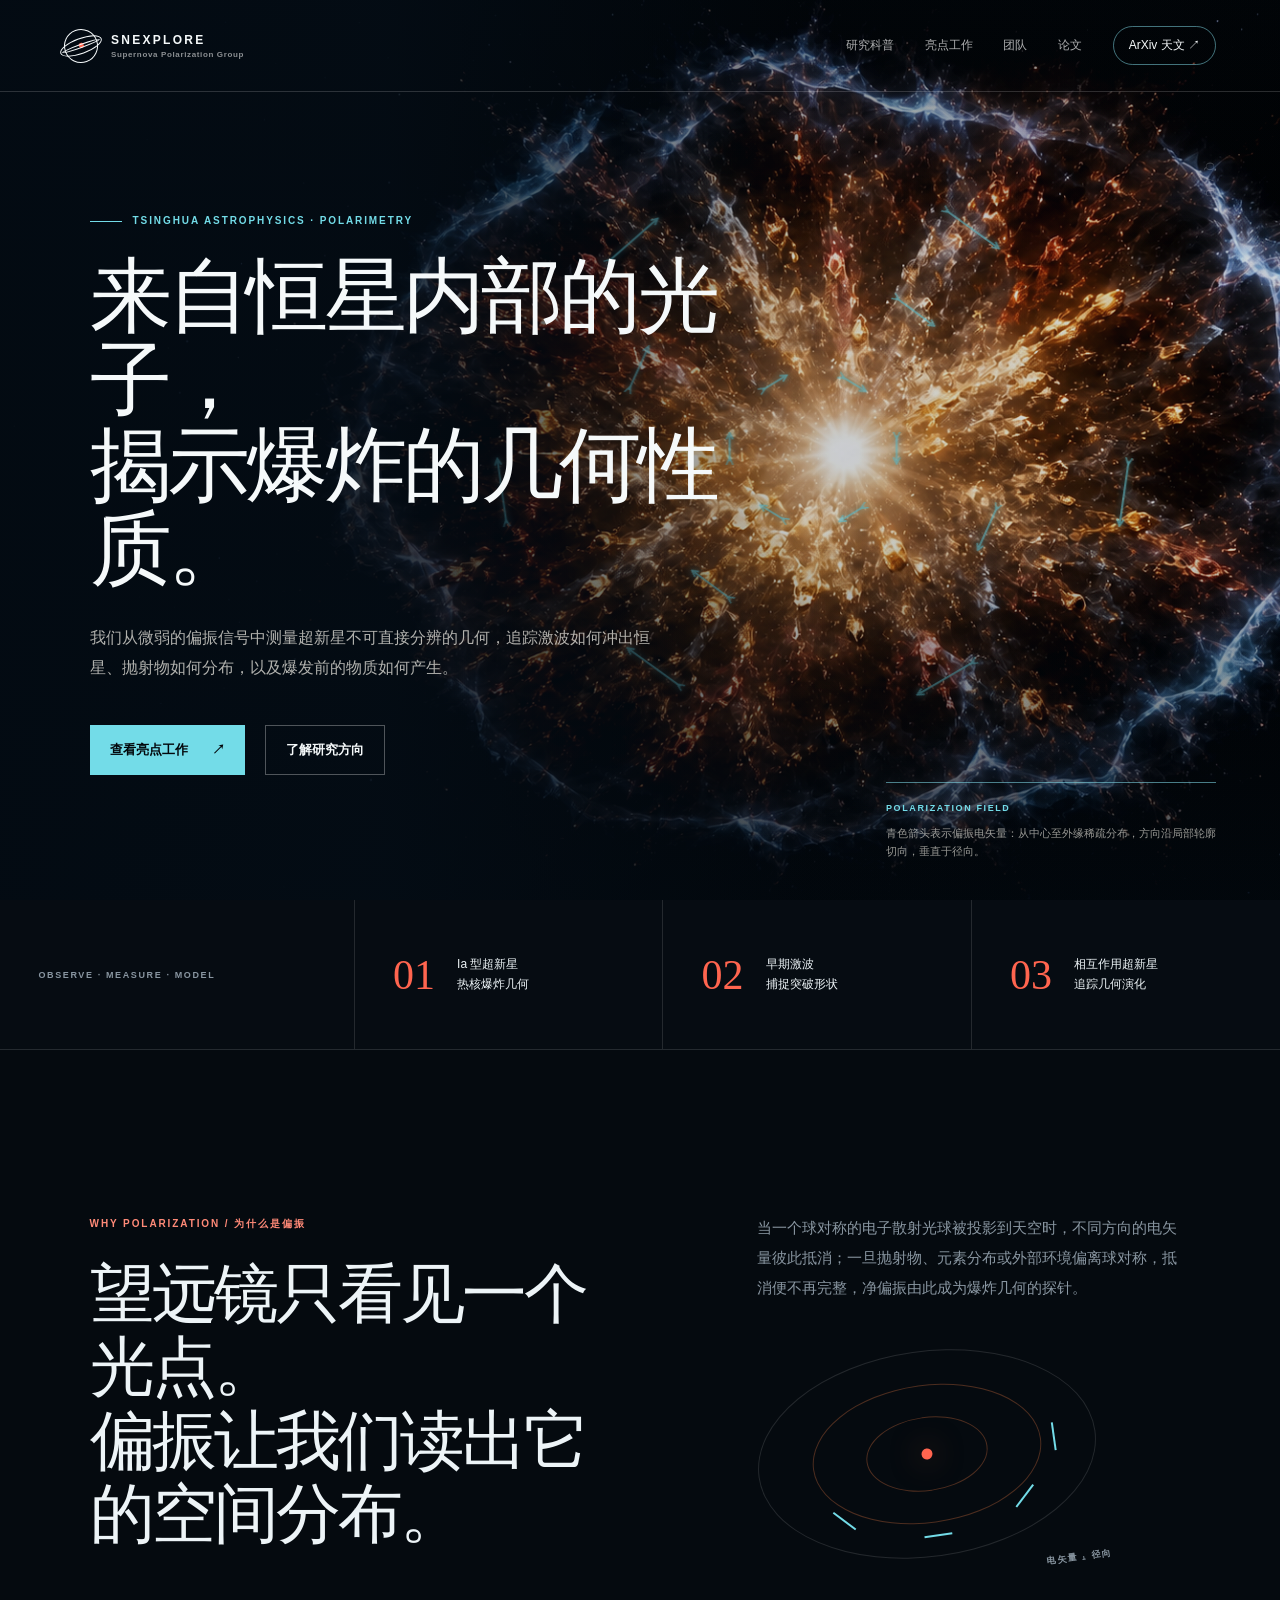
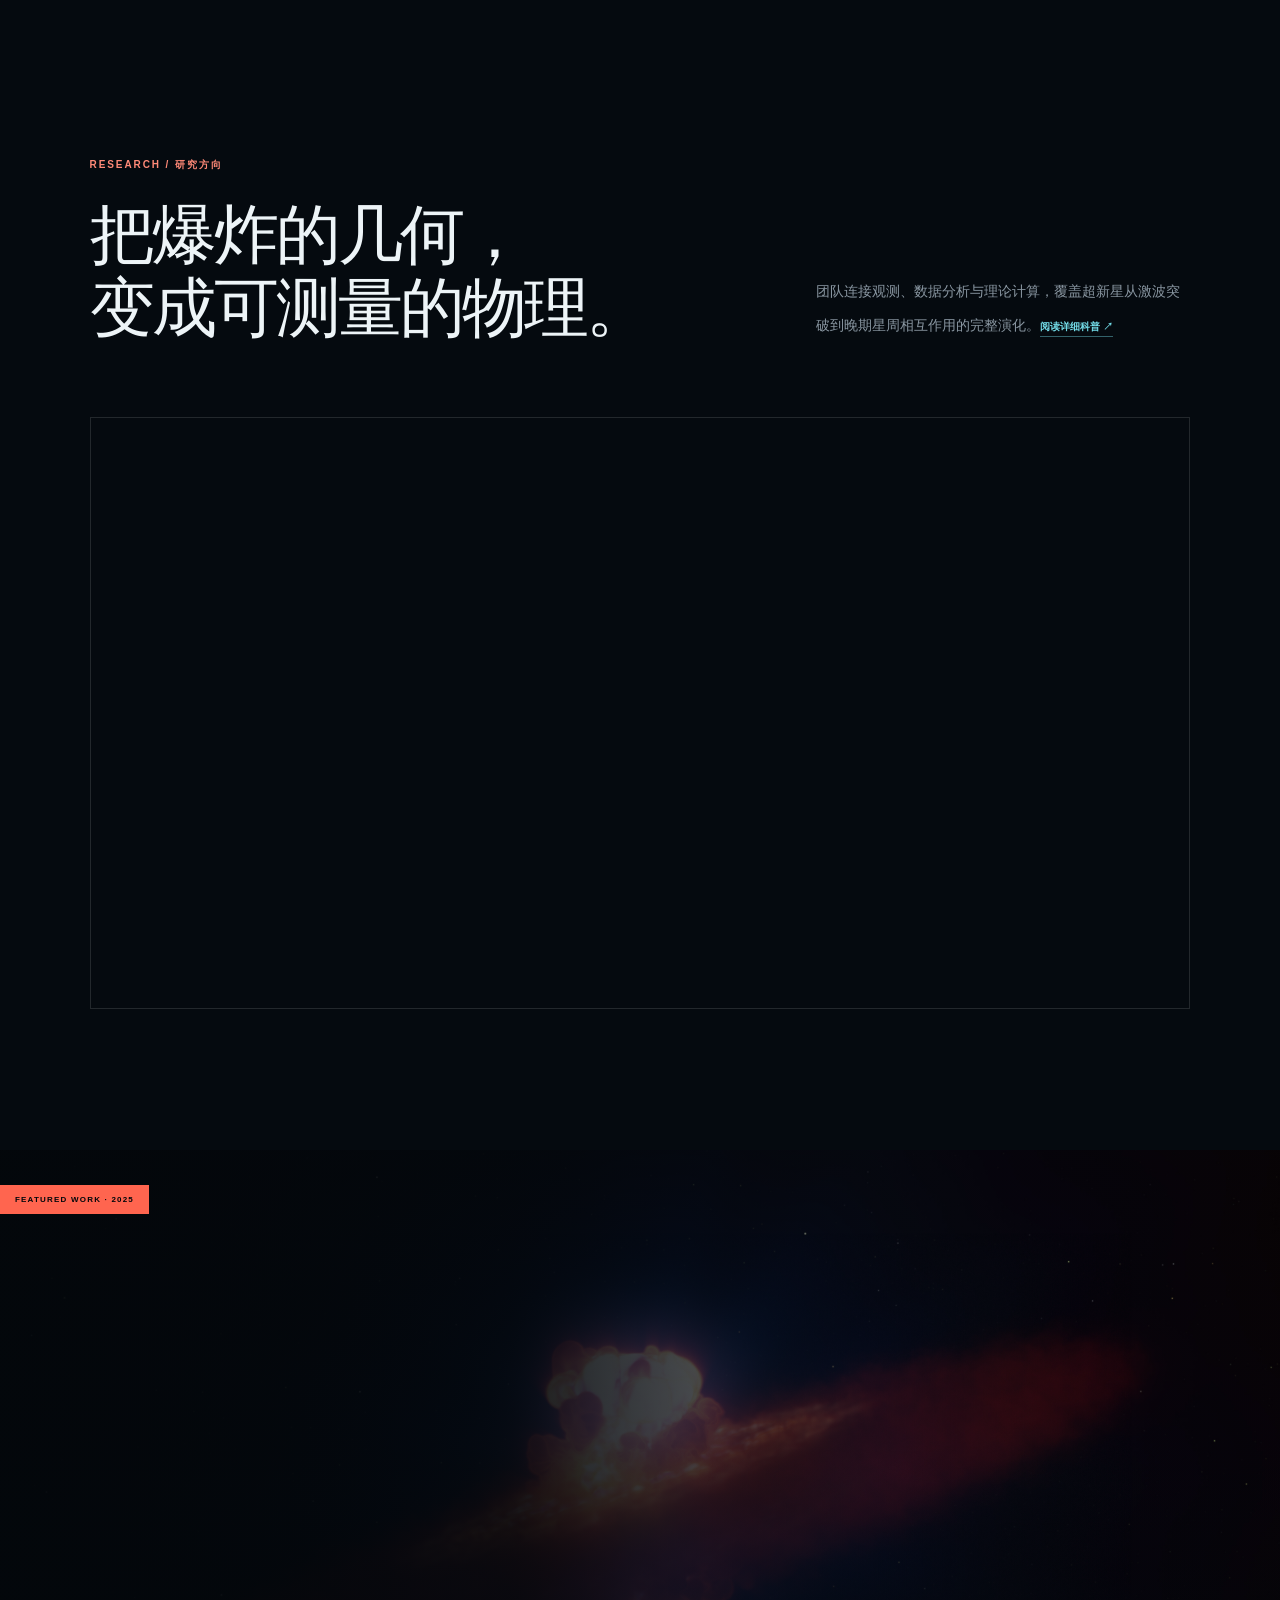
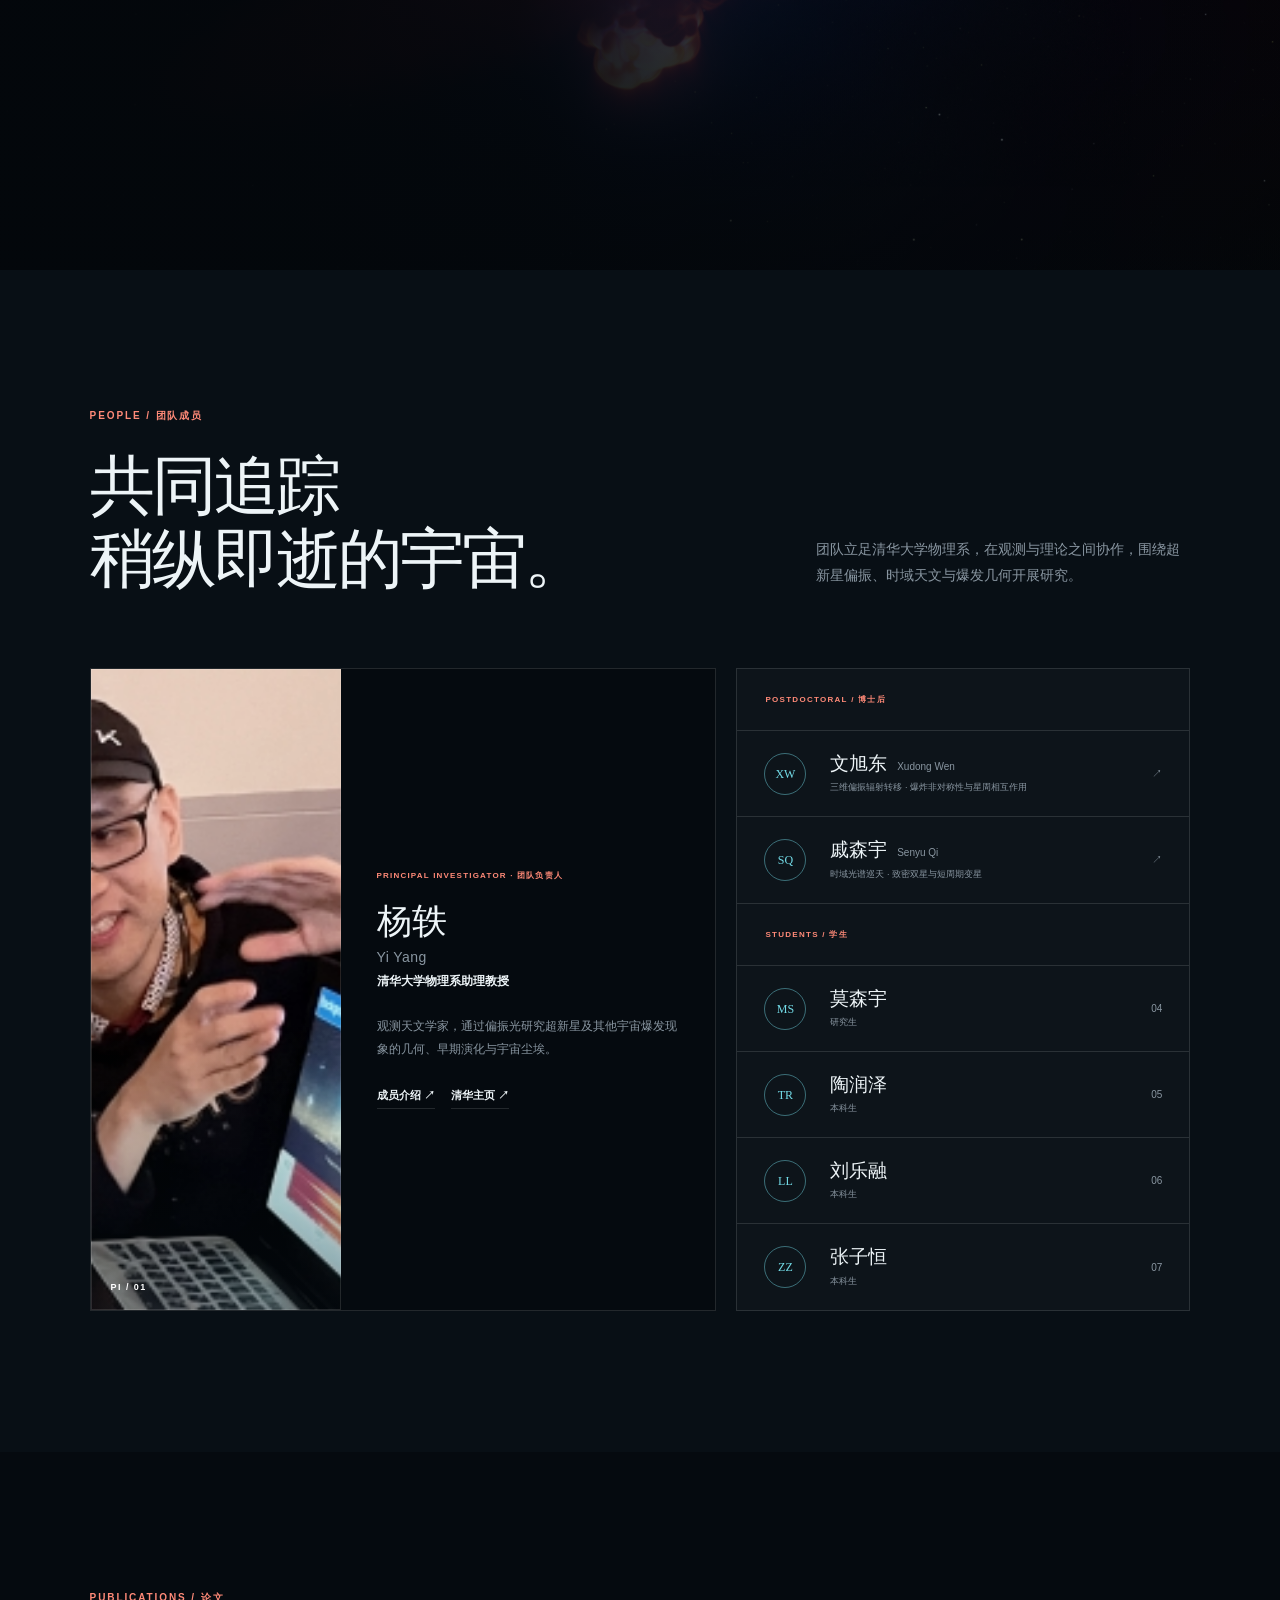
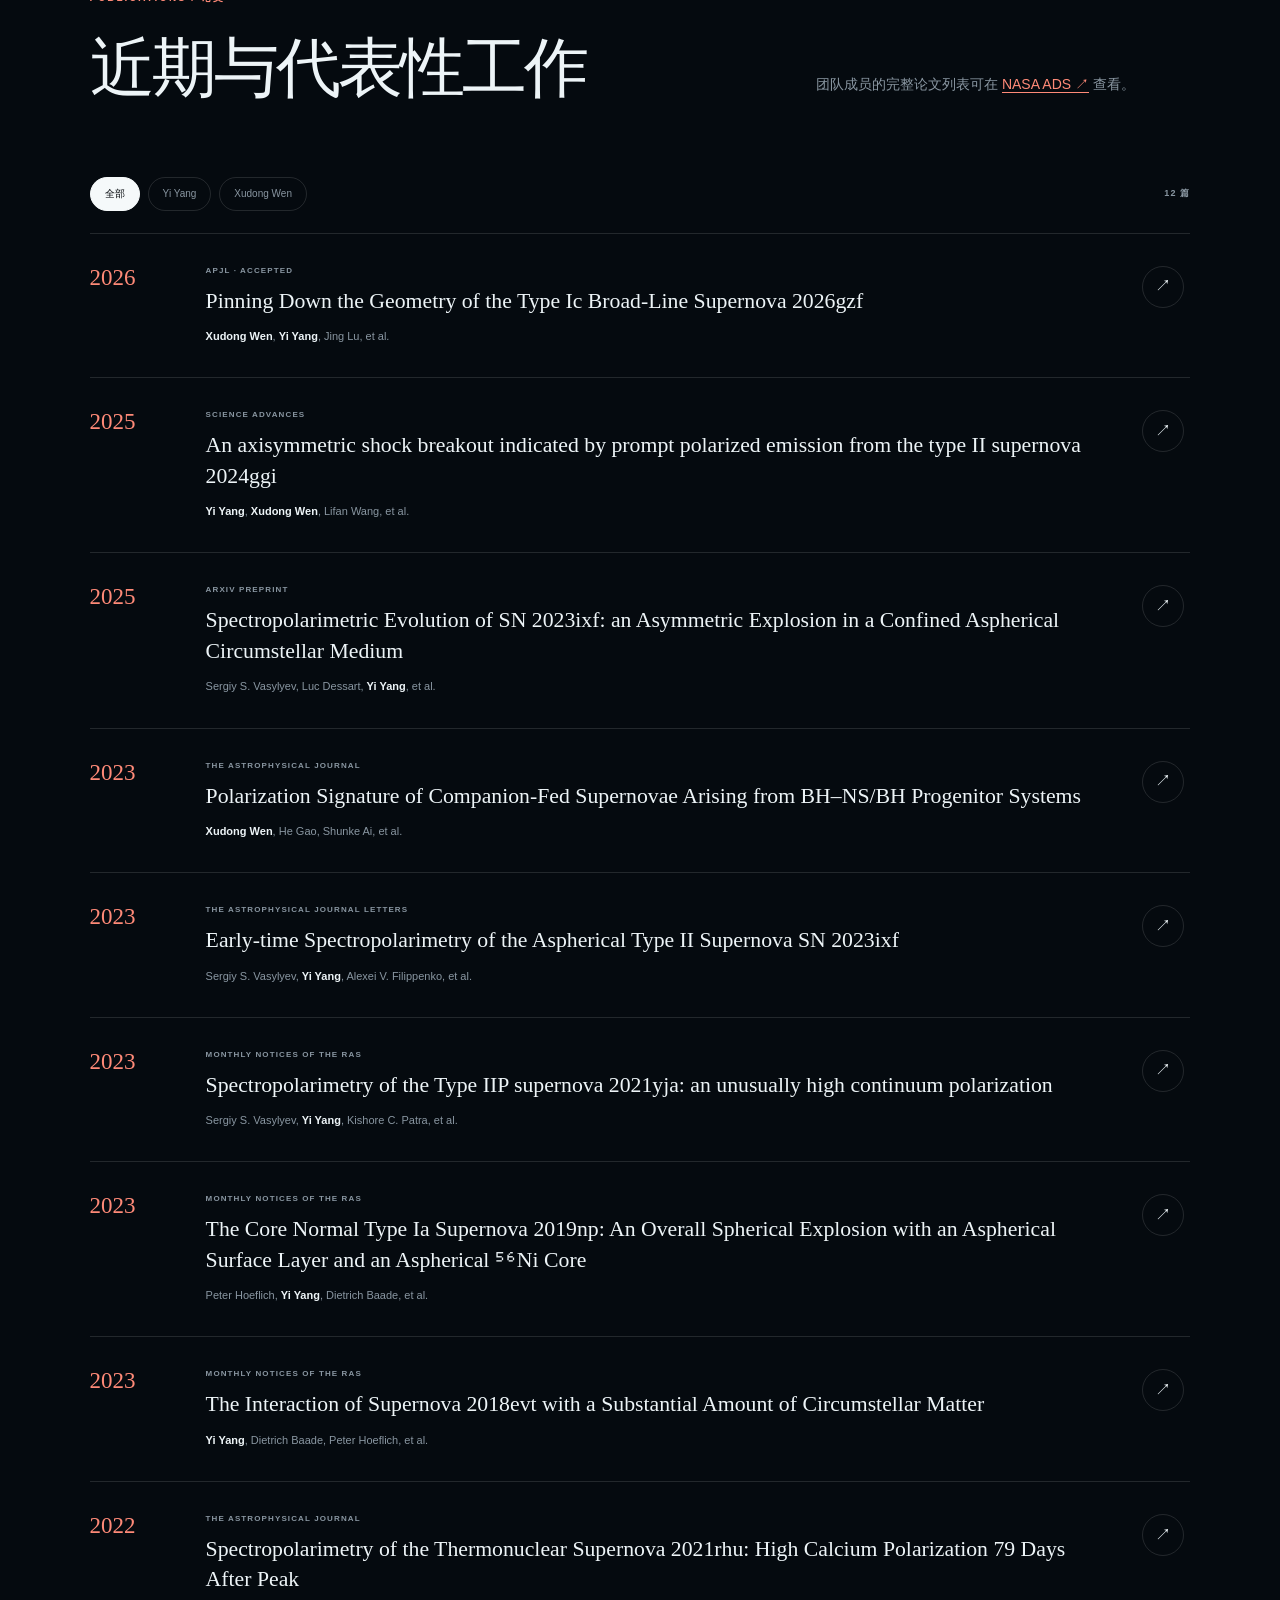
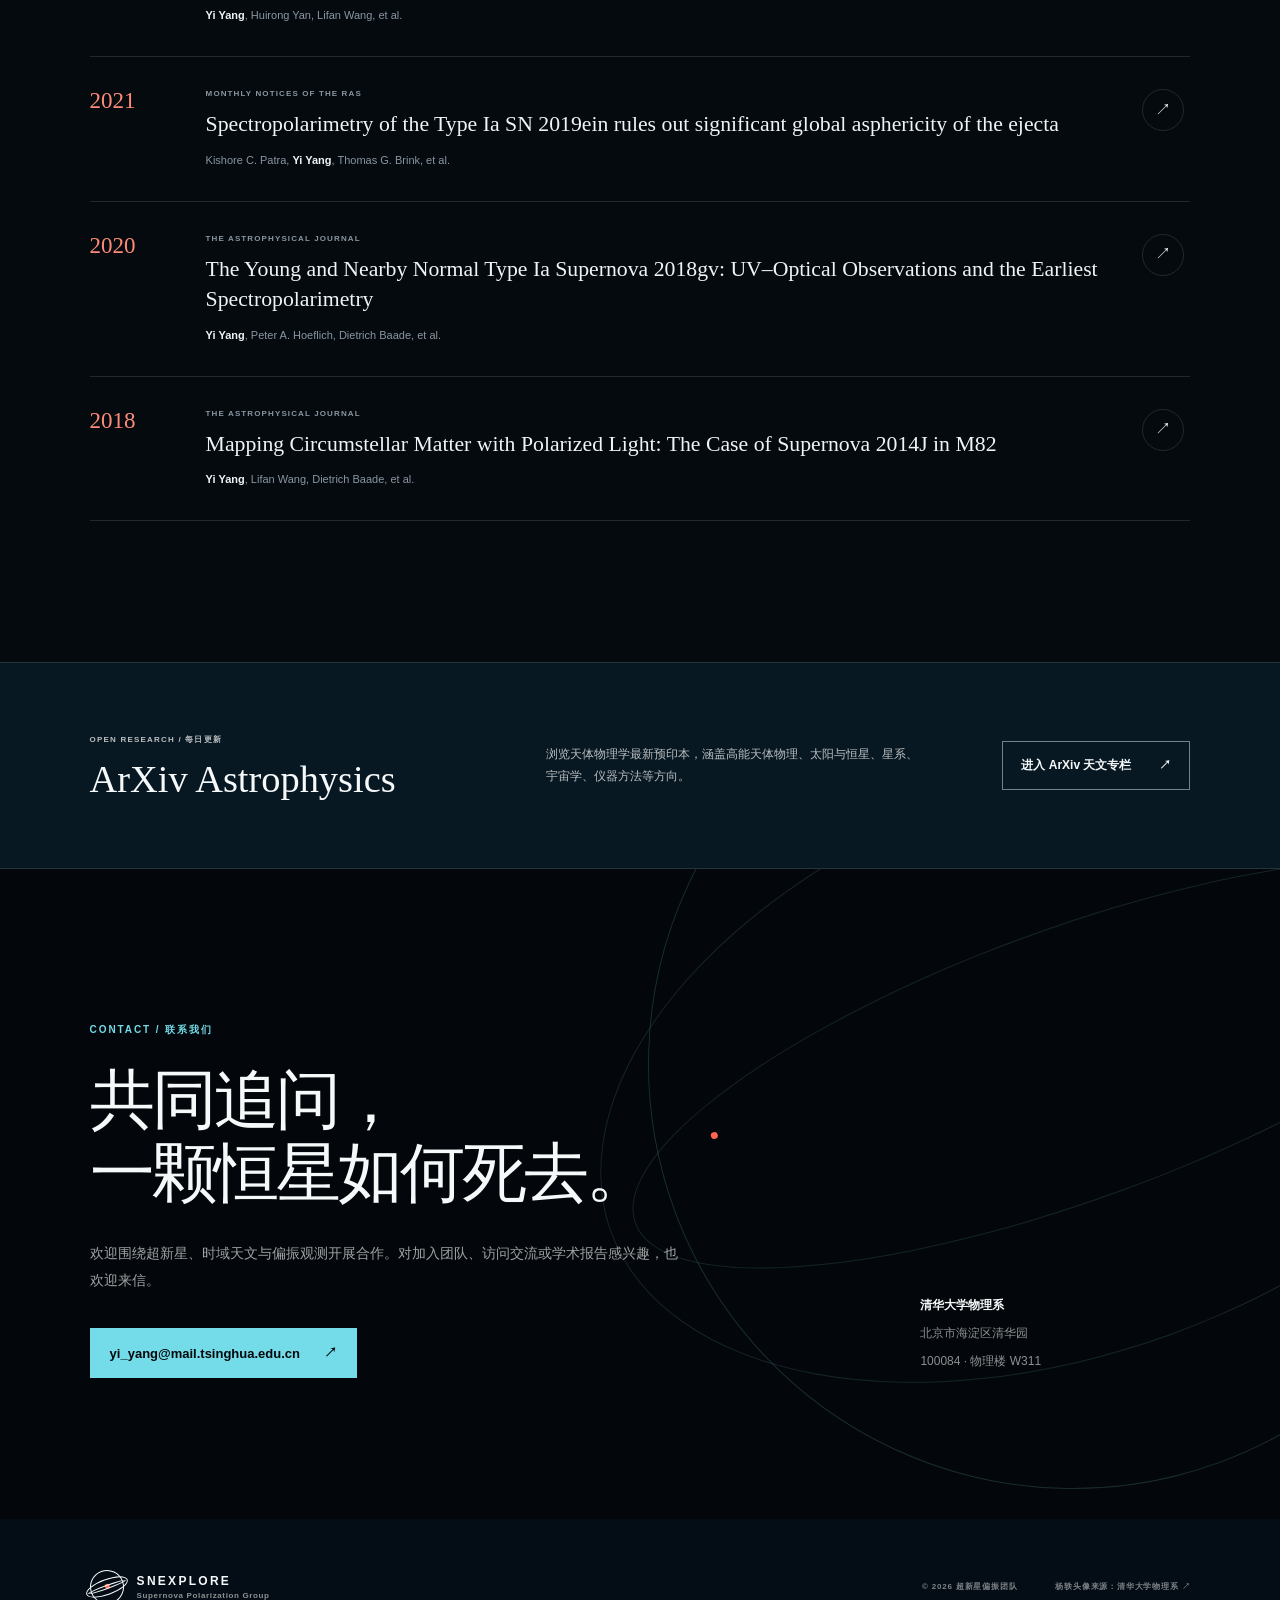
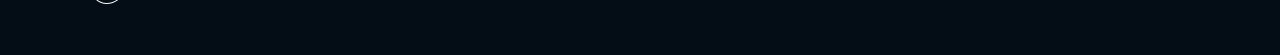
<file: index.html>
<!doctype html>
<html lang="zh-CN">
<head>
  <meta charset="utf-8">
  <meta name="viewport" content="width=device-width, initial-scale=1">
  <meta name="theme-color" content="#03070b">
  <meta name="description" content="清华大学超新星偏振团队：通过快速响应观测、光谱偏振与三维辐射转移研究恒星爆发的几何。">
  <meta property="og:title" content="超新星偏振团队 | Supernova Polarization Group">
  <meta property="og:description" content="来自恒星内部的光子，揭示爆炸的几何性质。">
  <meta property="og:type" content="website">
  <meta property="og:url" content="https://snexplore.github.io/Supernova-Research-Group/">
  <meta property="og:image" content="https://snexplore.github.io/Supernova-Research-Group/images/hero-supernova-explosion-v6.png">
  <meta name="twitter:card" content="summary_large_image">
  <meta name="twitter:title" content="超新星偏振团队 | Supernova Polarization Group">
  <meta name="twitter:description" content="来自恒星内部的光子，携带爆炸的形状。">
  <meta name="twitter:image" content="https://snexplore.github.io/Supernova-Research-Group/images/hero-supernova-explosion-v6.png">
  <title>超新星偏振团队 | Supernova Polarization Group</title>
  <link rel="icon" href="images/favicon.png">
  <link rel="stylesheet" href="css/team.css">
  <script>document.documentElement.classList.add('js')</script>
  <script src="js/team.js" defer></script>
</head>
<body>
  <a class="skip-link" href="#main">跳到主要内容</a>

  <header class="site-header" data-header>
    <a class="brand" href="#top" aria-label="超新星偏振团队首页">
      <span class="brand-mark" aria-hidden="true"><i></i></span>
      <span><b>SNEXPLORE</b><small>Supernova Polarization Group</small></span>
    </a>
    <button class="menu-toggle" type="button" aria-expanded="false" aria-controls="site-nav">菜单</button>
    <nav id="site-nav" aria-label="主导航">
      <a href="research.html">研究科普</a>
      <a href="highlights.html">亮点工作</a>
      <a href="#people">团队</a>
      <a href="#publications">论文</a>
      <a class="nav-cta" href="https://arxiv.org/list/astro-ph/recent" target="_blank" rel="noopener">ArXiv 天文 ↗</a>
    </nav>
  </header>

  <main id="main">
    <section class="hero" id="top">
      <img class="hero-image" src="images/hero-supernova-explosion-v6.png" alt="超新星爆发瞬间：中心强光、向外高速扩张的碎裂抛射物、激波壳和丝状结构" fetchpriority="high">
      <svg class="polarization-overlay" viewBox="0 0 1536 1024" preserveAspectRatio="xMidYMid slice" role="img" aria-labelledby="polarization-title">
        <title id="polarization-title">从爆炸中心至外缘稀疏分布的切向偏振电矢量，全部垂直于局部径向</title>
        <defs>
          <marker id="e-arrow-start" viewBox="0 0 8 8" refX="4" refY="4" markerWidth="5" markerHeight="5" orient="auto-start-reverse"><path d="M 8 1 L 1 4 L 8 7" fill="none" stroke="currentColor" stroke-width="1.2"/></marker>
          <marker id="e-arrow-end" viewBox="0 0 8 8" refX="4" refY="4" markerWidth="5" markerHeight="5" orient="auto"><path d="M 1 1 L 7 4 L 1 7" fill="none" stroke="currentColor" stroke-width="1.5"/></marker>
        </defs>
        <g transform="translate(-60 0)"marker-start="url(#e-arrow-start)"marker-end="url(#e-arrow-end)">
          <line x1="-14" y1="0" x2="14" y2="0" transform="translate(1120 510) rotate(90)"/>
          <line x1="-14" y1="0" x2="14" y2="0" transform="translate(1070 584) rotate(148.7)"/>
          <line x1="-14" y1="0" x2="14" y2="0" transform="translate(980 584) rotate(211.3)"/>
          <line x1="-14" y1="0" x2="14" y2="0" transform="translate(930 510) rotate(270)"/>
          <line x1="-14" y1="0" x2="14" y2="0" transform="translate(980 436) rotate(328.7)"/>
          <line x1="-14" y1="0" x2="14" y2="0" transform="translate(1070 436) rotate(31.3)"/>
          <line x1="-25" y1="0" x2="25" y2="0" transform="translate(1224 600) rotate(114.34)"/>
          <line x1="-25" y1="0" x2="25" y2="0" transform="translate(910 666) rotate(216.4)"/>
          <line x1="-25" y1="0" x2="25" y2="0" transform="translate(826 420) rotate(294.34)"/>
          <line x1="-25" y1="0" x2="25" y2="0" transform="translate(1140 354) rotate(36.4)"/>
          <line x1="-35" y1="0" x2="35" y2="0" transform="translate(1379 560) rotate(98.09)"/>
          <line x1="-35" y1="0" x2="35" y2="0" transform="translate(1177 771) rotate(149.77)"/>
          <line x1="-35" y1="0" x2="35" y2="0" transform="translate(845 760) rotate(215.8)"/>
          <line x1="-35" y1="0" x2="35" y2="0" transform="translate(671 560) rotate(261.91)"/>
          <line x1="-35" y1="0" x2="35" y2="0" transform="translate(819 274) rotate(318.83)"/>
          <line x1="-35" y1="0" x2="35" y2="0" transform="translate(1205 260) rotate(35.8)"/>
        </g>
      </svg>
      <div class="hero-scrim" aria-hidden="true"></div>
      <div class="hero-copy">
        <p class="eyebrow"><span></span> TSINGHUA ASTROPHYSICS · POLARIMETRY</p>
        <h1>来自恒星内部的光子，<br>揭示爆炸的几何性质。</h1>
        <p class="hero-lead">我们从微弱的偏振信号中测量超新星不可直接分辨的几何，追踪激波如何冲出恒星、抛射物如何分布，以及爆发前的物质如何产生。</p>
        <div class="hero-actions">
          <a class="button primary" href="highlights.html">查看亮点工作 <span aria-hidden="true">↗</span></a>
          <a class="button ghost" href="#research">了解研究方向</a>
        </div>
      </div>
      <div class="hero-note">
        <span>POLARIZATION FIELD</span>
        <p>青色箭头表示偏振电矢量：从中心至外缘稀疏分布，方向沿局部轮廓切向，垂直于径向。</p>
      </div>
      <div class="hero-index" aria-hidden="true">Q / U</div>
    </section>

    <section class="signal-strip" aria-label="团队研究速览">
      <p>OBSERVE · MEASURE · MODEL</p>
      <div><strong>01</strong><span>Ia 型超新星<br>热核爆炸几何</span></div>
      <div><strong>02</strong><span>早期激波<br>捕捉突破形状</span></div>
      <div><strong>03</strong><span>相互作用超新星<br>追踪几何演化</span></div>
    </section>

    <section class="manifesto section-pad reveal">
      <div>
        <p class="section-kicker">WHY POLARIZATION / 为什么是偏振</p>
        <h2>望远镜只看见一个光点。<br>偏振让我们读出它的空间分布。</h2>
      </div>
      <div class="manifesto-copy">
        <p>当一个球对称的电子散射光球被投影到天空时，不同方向的电矢量彼此抵消；一旦抛射物、元素分布或外部环境偏离球对称，抵消便不再完整，净偏振由此成为爆炸几何的探针。</p>
        <div class="vector-legend" aria-label="偏振方向示意图">
          <span class="legend-core"></span>
          <i style="--a:0deg"></i><i style="--a:45deg"></i><i style="--a:90deg"></i><i style="--a:135deg"></i>
          <b>电矢量 ⟂ 径向</b>
        </div>
      </div>
    </section>

    <section class="research section-pad" id="research">
      <div class="section-heading reveal">
        <div><p class="section-kicker">RESEARCH / 研究方向</p><h2>把爆炸的几何，<br>变成可测量的物理。</h2></div>
        <p>团队连接观测、数据分析与理论计算，覆盖超新星从激波突破到晚期星周相互作用的完整演化。<a class="text-link" href="research.html">阅读详细科普 ↗</a></p>
      </div>
      <div class="research-grid">
        <article class="research-card reveal">
          <div class="research-top"><span>01</span><em>THERMONUCLEAR</em></div>
          <figure class="research-plot">
            <svg viewBox="0 0 300 150" role="img" aria-label="Ia 型超新星连续谱与谱线偏振概念曲线">
              <path class="plot-axis" d="M30 16V122H284"/>
              <path class="plot-grid" d="M30 52H284M30 87H284"/>
              <path class="plot-secondary" d="M30 102C65 103 88 100 112 102S158 101 184 103 230 101 284 102"/>
              <path class="plot-primary" d="M30 104C65 103 83 102 104 100 120 97 126 49 142 48 159 49 158 96 178 99 197 101 211 98 225 94 239 88 243 67 255 63 268 67 271 96 284 99"/>
              <text x="104" y="38">Si II</text><text x="234" y="54">Ca II</text><text x="35" y="143">WAVELENGTH →</text><text x="2" y="18">P</text>
            </svg>
            <figcaption>谱线峰值追踪元素分布；低连续谱约束整体形状</figcaption>
          </figure>
          <h3>Ia 型超新星偏振</h3>
          <p>用连续谱与谱线偏振约束白矮星热核爆炸的整体非球对称性、元素分布和观测视角。</p>
          <a class="card-link" href="research.html#type-ia">TYPE IA SUPERNOVAE · 深入了解 ↗</a>
        </article>
        <article class="research-card reveal">
          <div class="research-top"><span>02</span><em>SHOCK BREAKOUT</em></div>
          <figure class="research-plot">
            <svg viewBox="0 0 300 150" role="img" aria-label="超新星爆发后早期偏振随时间变化的概念曲线">
              <path class="plot-axis" d="M30 16V122H284"/>
              <path class="plot-grid" d="M30 52H284M30 87H284"/>
              <path class="plot-primary" d="M31 35C53 37 61 44 78 54 95 65 101 92 125 96 151 100 167 76 190 73 216 70 235 84 284 87"/>
              <path class="plot-marker" d="M80 16V122M190 16V122"/>
              <text x="48" y="143">HOURS</text><text x="172" y="143">DAYS</text><text x="2" y="18">P</text><text x="87" y="31">BREAKOUT</text>
            </svg>
            <figcaption>小时尺度保留最初几何；快速响应决定能否捕捉</figcaption>
          </figure>
          <h3>早期激波突破</h3>
          <p>在爆发后数小时至数天内快速响应，在星周相互作用重塑外层之前测量第一缕光携带的几何。</p>
          <a class="card-link" href="research.html#shock-breakout">RAPID RESPONSE · 深入了解 ↗</a>
        </article>
        <article class="research-card reveal">
          <div class="research-top"><span>03</span><em>INTERACTION</em></div>
          <figure class="research-plot">
            <svg viewBox="0 0 300 150" role="img" aria-label="相互作用超新星在 Stokes Q-U 平面上的概念轨迹">
              <path class="plot-axis" d="M22 74H286M151 14V130"/>
              <path class="plot-grid" d="M68 14V130M234 14V130M22 38H286M22 108H286"/>
              <path class="plot-primary qu-loop" d="M83 99C98 50 151 27 204 45 242 58 219 103 174 110 127 118 91 91 111 64 131 38 186 46 201 72"/>
              <circle cx="83" cy="99" r="4"/><circle cx="151" cy="27" r="4"/><circle cx="204" cy="45" r="4"/><circle cx="174" cy="110" r="4"/>
              <text x="278" y="69">Q</text><text x="157" y="20">U</text><text x="28" y="143">MULTI-EPOCH / LINE LOOP</text>
            </svg>
            <figcaption>轨迹方向、主轴与环结构编码三维形态及其演化</figcaption>
          </figure>
          <h3>相互作用超新星几何演化</h3>
          <p>连接多历元偏振、光谱与三维辐射转移，追踪抛射物撞击非球对称星周物质时的形态演化。</p>
          <a class="card-link" href="research.html#interaction">GEOMETRIC EVOLUTION · 深入了解 ↗</a>
        </article>
      </div>
    </section>

    <section class="featured-work">
      <div class="feature-label">FEATURED WORK · 2025</div>
      <div class="feature-copy reveal">
        <p class="section-kicker light">SN 2024ggi / SCIENCE ADVANCES</p>
        <h2>爆发约 1.2 天后，<br>看见贯穿恒星爆炸的对称轴。</h2>
        <p>团队取得了极早期光谱偏振观测。测量显示，激波突破与随后显现的富氢包层共享清晰的轴对称结构，为理解大质量恒星爆炸机制提供直接的几何约束。</p>
        <div class="feature-actions">
          <a class="button primary" href="highlights.html#sn2024ggi">进入亮点工作页面 <span aria-hidden="true">↗</span></a>
          <a class="art-credit" href="https://www.eso.org/public/images/eso2520a/" target="_blank" rel="noopener">背景艺术图：ESO/L. Calçada · CC BY 4.0 ↗</a>
        </div>
      </div>
      <div class="feature-media reveal">
        <video controls playsinline preload="metadata" poster="images/sn2024ggi-video-poster-v2.png" aria-label="SN 2024ggi 超新星爆发艺术动画">
          <source src="videos/sn2024ggi-eso.mp4" type="video/mp4">
          您的浏览器暂不支持视频播放。
        </video>
        <div class="video-caption">
          <div><span>ARTIST'S ANIMATION · 00:29</span><strong>SN 2024ggi：激波突破与爆炸几何</strong></div>
          <a href="https://www.eso.org/public/videos/eso2520b/" target="_blank" rel="noopener">视频：ESO/L. Calçada · CC BY 4.0 ↗</a>
        </div>
        <div class="feature-brief" aria-label="研究关键数据">
          <div><span>FIRST EPOCH</span><strong>≈ 1.2 d</strong></div>
          <div><span>GEOMETRY</span><strong>ONE AXIS</strong></div>
        </div>
      </div>
    </section>

    <section class="people section-pad" id="people">
      <div class="section-heading reveal">
        <div><p class="section-kicker">PEOPLE / 团队成员</p><h2>共同追踪<br>稍纵即逝的宇宙。</h2></div>
        <p>团队立足清华大学物理系，在观测与理论之间协作，围绕超新星偏振、时域天文与爆发几何开展研究。</p>
      </div>

      <div class="people-layout">
        <article class="leader-card pi-card reveal">
          <a class="leader-photo" href="people/yi-yang.html" aria-label="查看杨轶成员介绍">
            <img src="images/yi-yang-official.jpg" alt="杨轶，清华大学物理系助理教授" loading="lazy">
            <span>PI / 01</span>
          </a>
          <div class="leader-info">
            <p>PRINCIPAL INVESTIGATOR · 团队负责人</p>
            <h3>杨轶 <small>Yi Yang</small></h3>
            <span class="role">清华大学物理系助理教授</span>
            <p>观测天文学家，通过偏振光研究超新星及其他宇宙爆发现象的几何、早期演化与宇宙尘埃。</p>
            <div class="person-links"><a href="people/yi-yang.html">成员介绍 ↗</a><a href="https://www.phys.tsinghua.edu.cn/info/1101/5858.htm" target="_blank" rel="noopener">清华主页 ↗</a></div>
          </div>
        </article>

        <div class="roster-panel reveal">
          <section class="roster-group" aria-labelledby="postdoc-heading">
            <p class="roster-label" id="postdoc-heading">POSTDOCTORAL / 博士后</p>
            <article class="roster-row">
              <span class="roster-initial">XW</span>
              <div><h3>文旭东 <small>Xudong Wen</small></h3><p>三维偏振辐射转移 · 爆炸非对称性与星周相互作用</p></div>
              <a href="people/xudong-wen.html" aria-label="查看文旭东成员介绍">↗</a>
            </article>
            <article class="roster-row">
              <span class="roster-initial">SQ</span>
              <div><h3>戚森宇 <small>Senyu Qi</small></h3><p>时域光谱巡天 · 致密双星与短周期变星</p></div>
              <a href="https://arxiv.org/search/?query=Senyu+Qi&amp;searchtype=author" target="_blank" rel="noopener" aria-label="在 arXiv 查看戚森宇的论文">↗</a>
            </article>
          </section>
          <section class="roster-group" aria-labelledby="student-heading">
            <p class="roster-label" id="student-heading">STUDENTS / 学生</p>
            <article class="roster-row"><span class="roster-initial">MS</span><div><h3>莫森宇</h3><p>研究生</p></div><span>04</span></article>
            <article class="roster-row"><span class="roster-initial">TR</span><div><h3>陶润泽</h3><p>本科生</p></div><span>05</span></article>
            <article class="roster-row"><span class="roster-initial">LL</span><div><h3>刘乐融</h3><p>本科生</p></div><span>06</span></article>
            <article class="roster-row"><span class="roster-initial">ZZ</span><div><h3>张子恒</h3><p>本科生</p></div><span>07</span></article>
          </section>
        </div>
      </div>
    </section>

    <section class="publications section-pad" id="publications">
      <div class="section-heading publication-heading reveal">
        <div><p class="section-kicker">PUBLICATIONS / 论文</p><h2>近期与代表性工作</h2></div>
        <p>团队成员的完整论文列表可在 <a href="https://ui.adsabs.harvard.edu/public-libraries/lmltK2eiSIqWNGR-h2XAeg" target="_blank" rel="noopener">NASA ADS ↗</a> 查看。</p>
      </div>
      <div class="publication-tools reveal" aria-label="论文筛选">
        <div class="filter-group" role="group" aria-label="按作者筛选">
          <button class="filter active" type="button" data-filter="all" aria-pressed="true">全部</button>
          <button class="filter" type="button" data-filter="yi" aria-pressed="false">Yi Yang</button>
          <button class="filter" type="button" data-filter="xudong" aria-pressed="false">Xudong Wen</button>
        </div>
        <span class="publication-count" aria-live="polite">12 篇</span>
      </div>
      <ol class="publication-list">
        <li data-authors="yi xudong" class="reveal"><span class="pub-year">2026</span><div><p>APJL · ACCEPTED</p><h3>Pinning Down the Geometry of the Type Ic Broad-Line Supernova 2026gzf</h3><span><b>Xudong Wen</b>, <b>Yi Yang</b>, Jing Lu, et al.</span></div><a href="https://arxiv.org/abs/2606.18881" target="_blank" rel="noopener" aria-label="打开 SN 2026gzf 论文">↗</a></li>
        <li data-authors="yi xudong" class="reveal"><span class="pub-year">2025</span><div><p>SCIENCE ADVANCES</p><h3>An axisymmetric shock breakout indicated by prompt polarized emission from the type II supernova 2024ggi</h3><span><b>Yi Yang</b>, <b>Xudong Wen</b>, Lifan Wang, et al.</span></div><a href="https://doi.org/10.1126/sciadv.adx2925" target="_blank" rel="noopener" aria-label="打开 SN 2024ggi 论文">↗</a></li>
        <li data-authors="yi" class="reveal"><span class="pub-year">2025</span><div><p>ARXIV PREPRINT</p><h3>Spectropolarimetric Evolution of SN 2023ixf: an Asymmetric Explosion in a Confined Aspherical Circumstellar Medium</h3><span>Sergiy S. Vasylyev, Luc Dessart, <b>Yi Yang</b>, et al.</span></div><a href="https://arxiv.org/abs/2505.03975" target="_blank" rel="noopener" aria-label="打开 SN 2023ixf 演化论文">↗</a></li>
        <li data-authors="xudong" class="reveal"><span class="pub-year">2023</span><div><p>THE ASTROPHYSICAL JOURNAL</p><h3>Polarization Signature of Companion-Fed Supernovae Arising from BH–NS/BH Progenitor Systems</h3><span><b>Xudong Wen</b>, He Gao, Shunke Ai, et al.</span></div><a href="https://arxiv.org/abs/2308.11913" target="_blank" rel="noopener" aria-label="打开伴星供能超新星论文">↗</a></li>
        <li data-authors="yi" class="reveal"><span class="pub-year">2023</span><div><p>THE ASTROPHYSICAL JOURNAL LETTERS</p><h3>Early-time Spectropolarimetry of the Aspherical Type II Supernova SN 2023ixf</h3><span>Sergiy S. Vasylyev, <b>Yi Yang</b>, Alexei V. Filippenko, et al.</span></div><a href="https://arxiv.org/abs/2307.01268" target="_blank" rel="noopener" aria-label="打开 SN 2023ixf 早期论文">↗</a></li>
        <li data-authors="yi" class="reveal"><span class="pub-year">2023</span><div><p>MONTHLY NOTICES OF THE RAS</p><h3>Spectropolarimetry of the Type IIP supernova 2021yja: an unusually high continuum polarization</h3><span>Sergiy S. Vasylyev, <b>Yi Yang</b>, Kishore C. Patra, et al.</span></div><a href="https://arxiv.org/abs/2303.06497" target="_blank" rel="noopener" aria-label="打开 SN 2021yja 论文">↗</a></li>
        <li data-authors="yi" class="reveal"><span class="pub-year">2023</span><div><p>MONTHLY NOTICES OF THE RAS</p><h3>The Core Normal Type Ia Supernova 2019np: An Overall Spherical Explosion with an Aspherical Surface Layer and an Aspherical ⁵⁶Ni Core</h3><span>Peter Hoeflich, <b>Yi Yang</b>, Dietrich Baade, et al.</span></div><a href="https://arxiv.org/abs/2301.04721" target="_blank" rel="noopener" aria-label="打开 SN 2019np 论文">↗</a></li>
        <li data-authors="yi" class="reveal"><span class="pub-year">2023</span><div><p>MONTHLY NOTICES OF THE RAS</p><h3>The Interaction of Supernova 2018evt with a Substantial Amount of Circumstellar Matter</h3><span><b>Yi Yang</b>, Dietrich Baade, Peter Hoeflich, et al.</span></div><a href="https://arxiv.org/abs/2211.04423" target="_blank" rel="noopener" aria-label="打开 SN 2018evt 论文">↗</a></li>
        <li data-authors="yi" class="reveal"><span class="pub-year">2022</span><div><p>THE ASTROPHYSICAL JOURNAL</p><h3>Spectropolarimetry of the Thermonuclear Supernova 2021rhu: High Calcium Polarization 79 Days After Peak</h3><span><b>Yi Yang</b>, Huirong Yan, Lifan Wang, et al.</span></div><a href="https://arxiv.org/abs/2208.12862" target="_blank" rel="noopener" aria-label="打开 SN 2021rhu 论文">↗</a></li>
        <li data-authors="yi" class="reveal"><span class="pub-year">2021</span><div><p>MONTHLY NOTICES OF THE RAS</p><h3>Spectropolarimetry of the Type Ia SN 2019ein rules out significant global asphericity of the ejecta</h3><span>Kishore C. Patra, <b>Yi Yang</b>, Thomas G. Brink, et al.</span></div><a href="https://arxiv.org/abs/2110.07980" target="_blank" rel="noopener" aria-label="打开 SN 2019ein 论文">↗</a></li>
        <li data-authors="yi" class="reveal"><span class="pub-year">2020</span><div><p>THE ASTROPHYSICAL JOURNAL</p><h3>The Young and Nearby Normal Type Ia Supernova 2018gv: UV–Optical Observations and the Earliest Spectropolarimetry</h3><span><b>Yi Yang</b>, Peter A. Hoeflich, Dietrich Baade, et al.</span></div><a href="https://arxiv.org/abs/1903.10820" target="_blank" rel="noopener" aria-label="打开 SN 2018gv 论文">↗</a></li>
        <li data-authors="yi" class="reveal"><span class="pub-year">2018</span><div><p>THE ASTROPHYSICAL JOURNAL</p><h3>Mapping Circumstellar Matter with Polarized Light: The Case of Supernova 2014J in M82</h3><span><b>Yi Yang</b>, Lifan Wang, Dietrich Baade, et al.</span></div><a href="https://arxiv.org/abs/1801.04656" target="_blank" rel="noopener" aria-label="打开 SN 2014J 论文">↗</a></li>
      </ol>
    </section>

    <section class="arxiv-band reveal" aria-label="ArXiv 天文专栏入口">
      <div><p>OPEN RESEARCH / 每日更新</p><h2>ArXiv Astrophysics</h2></div>
      <p>浏览天体物理学最新预印本，涵盖高能天体物理、太阳与恒星、星系、宇宙学、仪器方法等方向。</p>
      <a href="https://arxiv.org/list/astro-ph/recent" target="_blank" rel="noopener">进入 ArXiv 天文专栏 <span>↗</span></a>
    </section>

    <section class="contact section-pad" id="contact">
      <div class="contact-orbit" aria-hidden="true"><i></i><i></i><i></i></div>
      <div class="contact-copy reveal">
        <p class="section-kicker light">CONTACT / 联系我们</p>
        <h2>共同追问，<br>一颗恒星如何死去。</h2>
        <p>欢迎围绕超新星、时域天文与偏振观测开展合作。对加入团队、访问交流或学术报告感兴趣，也欢迎来信。</p>
        <a class="button primary" href="mailto:yi_yang@mail.tsinghua.edu.cn">yi_yang@mail.tsinghua.edu.cn <span aria-hidden="true">↗</span></a>
      </div>
      <address><span>清华大学物理系</span><span>北京市海淀区清华园</span><span>100084 · 物理楼 W311</span></address>
    </section>
  </main>

  <footer>
    <a class="brand footer-brand" href="#top"><span class="brand-mark" aria-hidden="true"><i></i></span><span><b>SNEXPLORE</b><small>Supernova Polarization Group</small></span></a>
    <p>© 2026 超新星偏振团队</p>
    <p><a href="https://www.phys.tsinghua.edu.cn/info/1101/5858.htm" target="_blank" rel="noopener">杨轶头像来源：清华大学物理系 ↗</a></p>
  </footer>
</body>
</html>
</file>
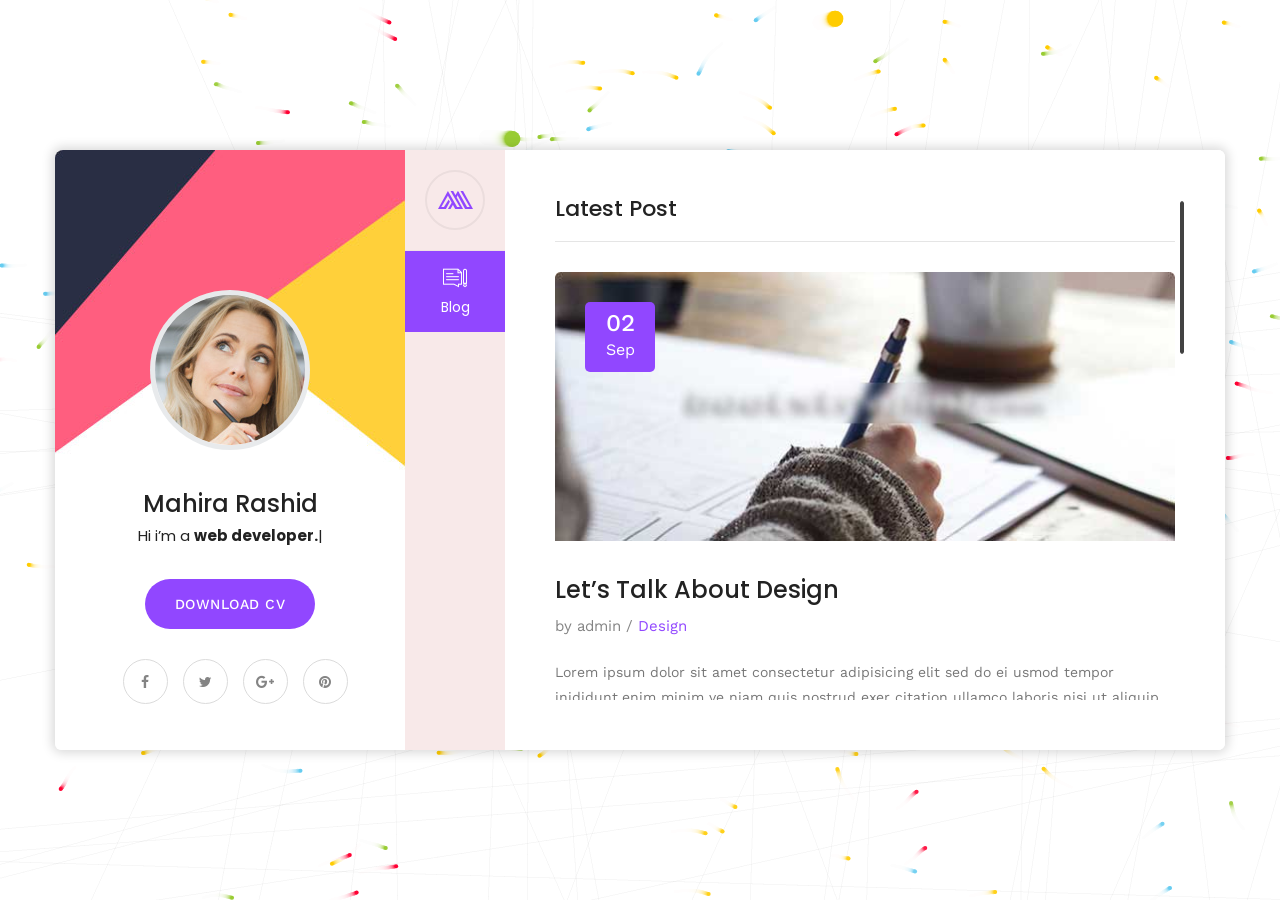
<file: blog-single.html>
﻿<!DOCTYPE html>
<html lang="en">
<head>
<meta charset="utf-8">
<title>Mahira | VCard | CV HTML Template</title>
<!-- Stylesheets -->
<link href="css/bootstrap.css" rel="stylesheet">
<link href="css/style.css" rel="stylesheet">
<link href="css/responsive.css" rel="stylesheet">

<!--Favicon-->
<link rel="shortcut icon" href="images/favicon.png" type="image/x-icon">
<link rel="icon" href="images/favicon.png" type="image/x-icon">
<!-- Responsive -->
<meta http-equiv="X-UA-Compatible" content="IE=edge">
<meta name="viewport" content="width=device-width, initial-scale=1.0, maximum-scale=1.0, user-scalable=0">
<!--[if lt IE 9]><script src="js/html5shiv.js"></script><![endif]-->
<!--[if lt IE 9]><script src="js/respond.js"></script><![endif]-->
</head>

<body>

<div class="page-wrapper default-version">
 	
    <!-- Preloader -->
    <div class="preloader"></div>

    <div class="page-background">
        <div class="image-1"><img src="images/icons/shape/icon-1.png" class="now-in-view" alt=""></div>
        <div class="image-7"><img src="images/icons/shape/icon-7.png" class="now-in-view" alt=""></div>
        <canvas id="canvas"></canvas>
    </div>

    <!-- Mobile menu -->
    <div class="mobile-menu">
        <div class="container">
            <!--Nav Outer-->
            <div class="nav-outer clearfix">
                <div class="logo"><a href="index.html"><img src="images/logo.png" alt=""></a></div>
                <!-- Main Menu -->
                <nav class="main-menu">
                    <div class="navbar-header">
                        <!-- Toggle Button -->      
                        <button type="button" class="navbar-toggle" data-toggle="collapse" data-target=".navbar-collapse">
                            <span class="icon-bar"></span>
                            <span class="icon-bar"></span>
                            <span class="icon-bar"></span>
                        </button>
                    </div>
                    
                    <div class="navbar-collapse collapse scroll-nav clearfix">
                        <ul class="navigation clearfix">
                            
                            <li class="current"><a href="#home">Home</a></li>
                            <li><a href="#about">About</a></li>
                            <li><a href="#resume">Resume</a></li>
                            <li><a href="#services">Services</a></li>
                            <li><a href="#work">Works</a></li>
                            <li><a href="#blog">Blog</a></li>
                            <li><a href="#contact">Contact</a></li>

                         </ul>
                    </div>
                </nav>
                <!-- Main Menu End-->                        
            </div>
            <!--Nav Outer End-->            
        </div>
    </div>
 	
    <div class="card-outer">
        <div class="scroll-box">
            <div class="container" data-animation-in="fadeInLeft" data-animation-out="fadeOutLeft">
                <div class="card-wrapper">
                    <div class="author-info" style="background-image:url(images/background/3.jpg)">
                        <div class="image"><img src="images/resource/user.png" alt=""></div>
                        <div class="author">
                            <h3>Mahira Rashid</h3>
                            <div class="designation">
                                Hi i’m
                                <div class="typing-title">
                                    <p>a <strong>web developer.</strong></p>
                                    <p>a <strong>web Designer.</strong></p>
                                    <p>a <strong>photographer.</strong></p>
                                </div>
                                <span class="typed-title"></span>
                            </div>
                        </div>
                        <div class="link-btn">
                            <a href="#" class="theme-btn btn-style-one">Download CV</a>
                        </div>
                        <ul class="social-icon-two">
                            <li><a href="#"><span class="fa fa-facebook"></span></a></li>
                            <li><a href="#"><span class="fa fa-twitter"></span></a></li>
                            <li><a href="#"><span class="fa fa-google-plus"></span></a></li>
                            <li><a href="#"><span class="fa fa-pinterest"></span></a></li>
                        </ul>
                    </div>
                    <div class="card-inner-box offsetleft">
                        <header class="header">
                            <ul class="main-menu">
                                <li class="home"><a class="logo" href="index.html"><img src="images/logo.png" alt=""></a></li>
                                <li class="active"><a href="#blog"><i class="flaticon-blog"></i>Blog</a></li>
                            </ul>
                        </header>

                        <!-- card item -->
                        <div class="card-blog single-post card-item active" id="blog" style="background-image:url(images/background/2.jpg)">
                            <div class="card-inner">
                                <h4 class="title">Latest Post</h4>
                                <div class="news-block">
                                    <div class="inner-box">
                                        <div class="image">
                                            <img src="images/resource/blog-1.jpg" alt="">
                                        </div>
                                        <div class="date"><strong>02</strong> <br>Sep</div>
                                        <div class="lower-content">
                                            <h4>Let’s Talk About Design</h4>
                                            <div class="post-meta">by admin  /  <span>Design</span></div>
                                            <div class="text">
                                                <p>Lorem ipsum dolor sit amet consectetur adipisicing elit sed do ei usmod tempor inididunt.enim minim ve niam quis nostrud exer citation ullamco laboris nisi ut aliquip ex commodo conse inquat duis aute irure dolor.cepteur sint occaecat cupidatat non proident sunt culpa qui officia deserunt.</p>
                                                <p>Enim ipsam voluptatem quia voluptas sit aspernatur aut odit aut fugit sed quia consequuntur. magni dolores eos ratione voluptatem sequinesc. neque porro quisquam est qui dolorem ipsum quia dolor sit amet consectetur.</p>
                                            </div>
                                        </div>
                                    </div>
                                </div>
                                <!-- share box -->
                                <ul class="share-box">
                                    <li><strong>Tags:</strong></li>
                                    <li><a href="#">Idea,</a></li>
                                    <li><a href="#">Service,</a></li>
                                    <li><a href="#">Growth</a></li>
                                </ul>
                                <!-- Comments Area -->
                                <div class="comments-area">
                                    <div class="group-title"><h2>02 Comments</h2></div>
                                    
                                    <!--Comment Box-->
                                    <div class="comment-box">
                                        <div class="comment">
                                            <div class="author-thumb"><img src="images/resource/author-2.jpg" alt=""></div>
                                            <div class="comment-inner">
                                                <div class="comment-info clearfix"><strong>Neil Roberts</strong><div class="comment-time">26 Nov,2018 At 8:30am</div></div>
                                                <div class="text">Bring to the table win-win survival strategies to ensure proactive domination. At the end of the day, going forward</div>
                                                <a class="comment-reply" href="#"><span class="icon fa fa-mail-reply"></span> Reply</a>
                                            </div>
                                        </div>
                                    </div>
                                    
                                    <!--Comment Box-->
                                    <div class="comment-box">
                                        <div class="comment">
                                            <div class="author-thumb"><img src="images/resource/author-3.jpg" alt=""></div>
                                            <div class="comment-inner">
                                                <div class="comment-info clearfix"><strong>Edward Chapman</strong><div class="comment-time">26 Nov,2018 At 8:30am</div></div>
                                                <div class="text">Bring to the table win-win survival strategies to ensure proactive domination. At the end of the day, going forward</div>
                                                <a class="comment-reply" href="#"><span class="icon fa fa-mail-reply"></span> Reply</a>
                                            </div>
                                        </div>
                                    </div>
                                    
                                </div>
                                <!-- Contact Form -->
                                <div class="contact-form">
                                    <!--Comment Form-->
                                    <form method="post" action="sendemail.php" id="contact-form">
                                        <div class="row clearfix">
                                            
                                            <div class="col-md-6 form-group">
                                                <input type="text" name="username" placeholder="Name" required>
                                            </div>
                                            
                                            <div class="col-md-6 form-group">
                                                <input type="email" name="email" placeholder="Email" required>
                                            </div>

                                            <div class="col-lg-12 col-md-12 form-group">
                                                <textarea name="message" placeholder="Message"></textarea>
                                            </div>
                                            
                                            <div class="col-lg-12 col-md-12 form-group">
                                                <button class="theme-btn btn-style-two" type="submit" name="submit-form">Submit Now </button>
                                            </div>
                                            
                                        </div>
                                    </form>
                                        
                                </div>
                                <!--End Contact Form -->
                            </div>
                        </div>
                        <!-- end item -->

                    </div>
                </div>
                    
            </div>
        </div>
            
    </div>

</div>
<!--End pagewrapper-->


<script src="js/jquery.js"></script> 

<script src="js/bootstrap.min.js"></script>
<script src="js/jquery.mCustomScrollbar.concat.min.js"></script>
<script src="js/owl.js"></script>
<script src="js/wow.js"></script>
<script src="js/appear.js"></script>
<script src="js/jquery.fancybox.js"></script>
<script src="js/element-in-view.js"></script>
<script src="js/knob.js"></script>
<script src="js/validate.js"></script>
<script src="js/mousemoveparallax.js"></script>
<script src="js/pagenav.js"></script>
<script src="js/jquery-type.js"></script>
<script src="js/particle-alone.js"></script>
<script src="js/jquery.nicescroll.min.js"></script>
<script src="js/script.js"></script>

<!--Google Map APi Key-->
<script src="http://ditu.google.cn/maps/api/js?key=AIzaSyATY4Rxc8jNvDpsK8ZetC7JyN4PFVYGCGM"></script>
<script src="js/gmaps.js"></script>
<script src="js/map-script.js"></script>
<!--End Google Map APi-->

</body>
</html>
</file>
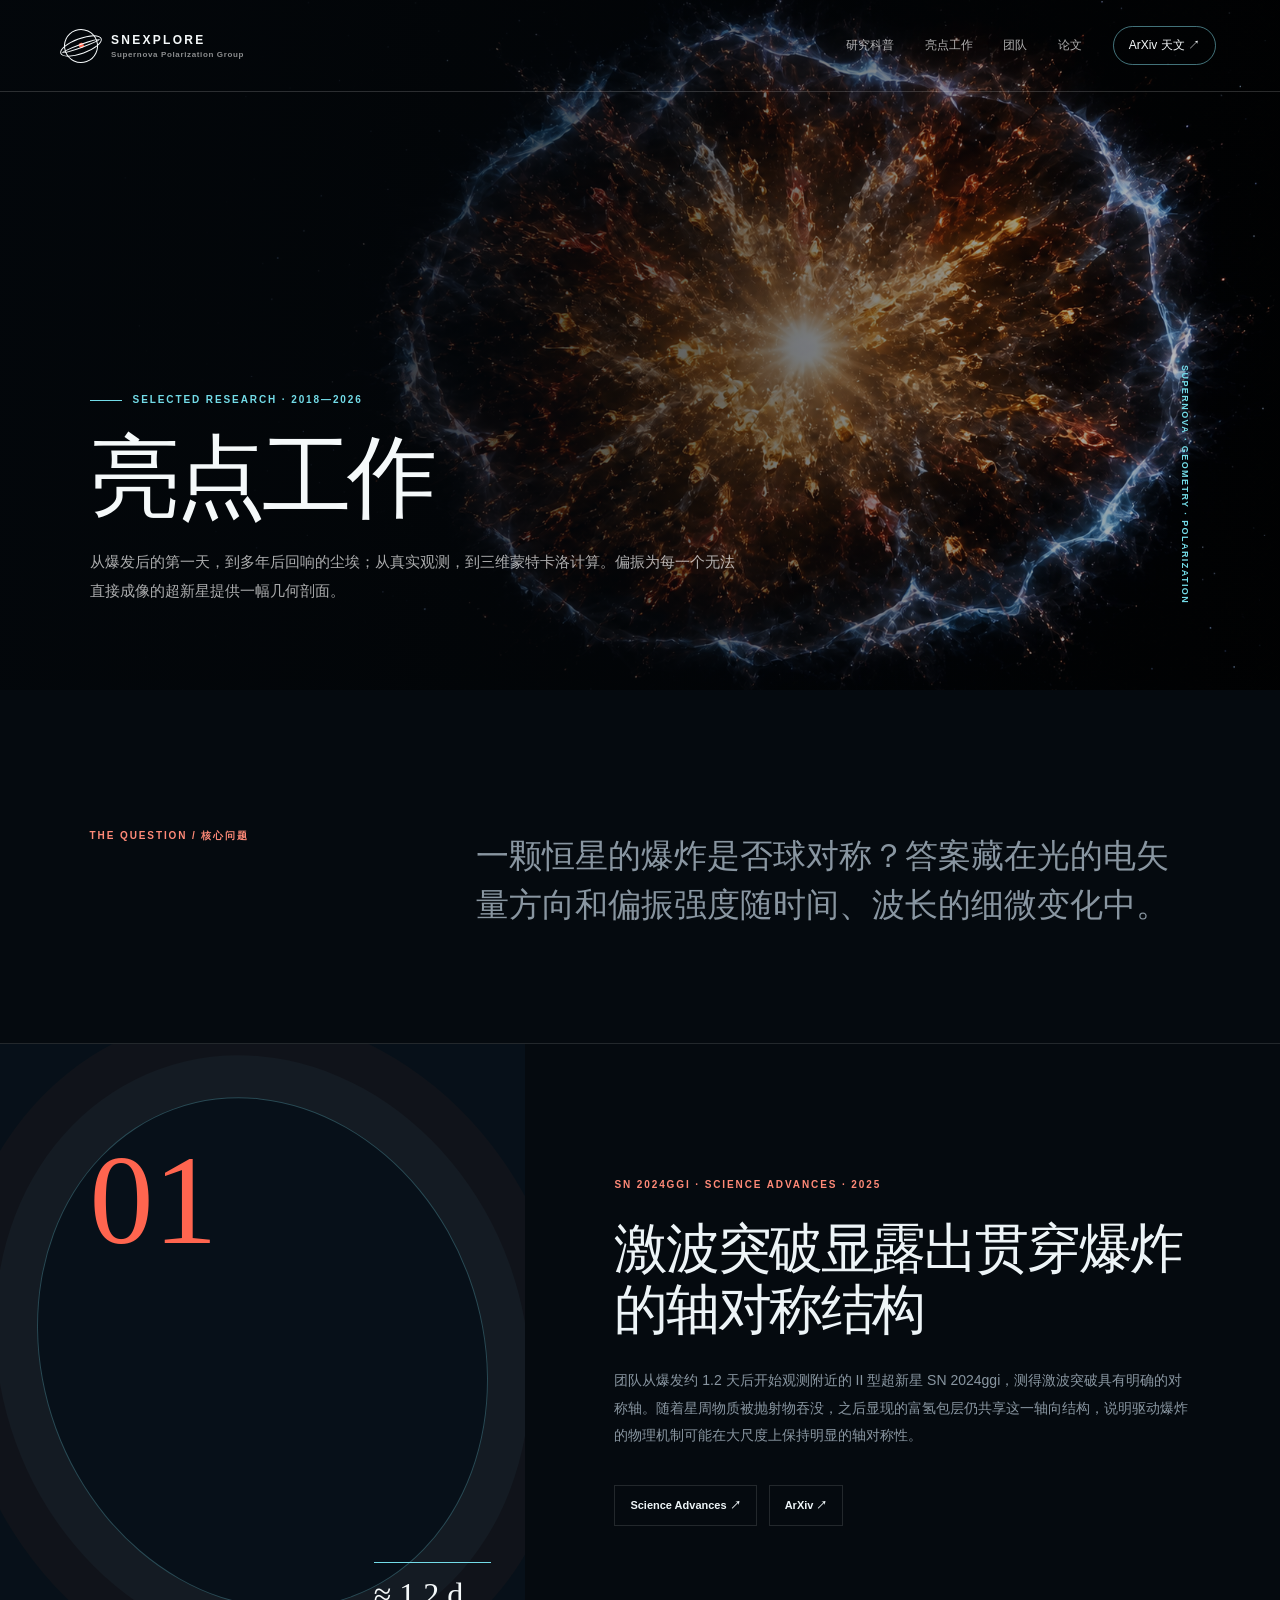
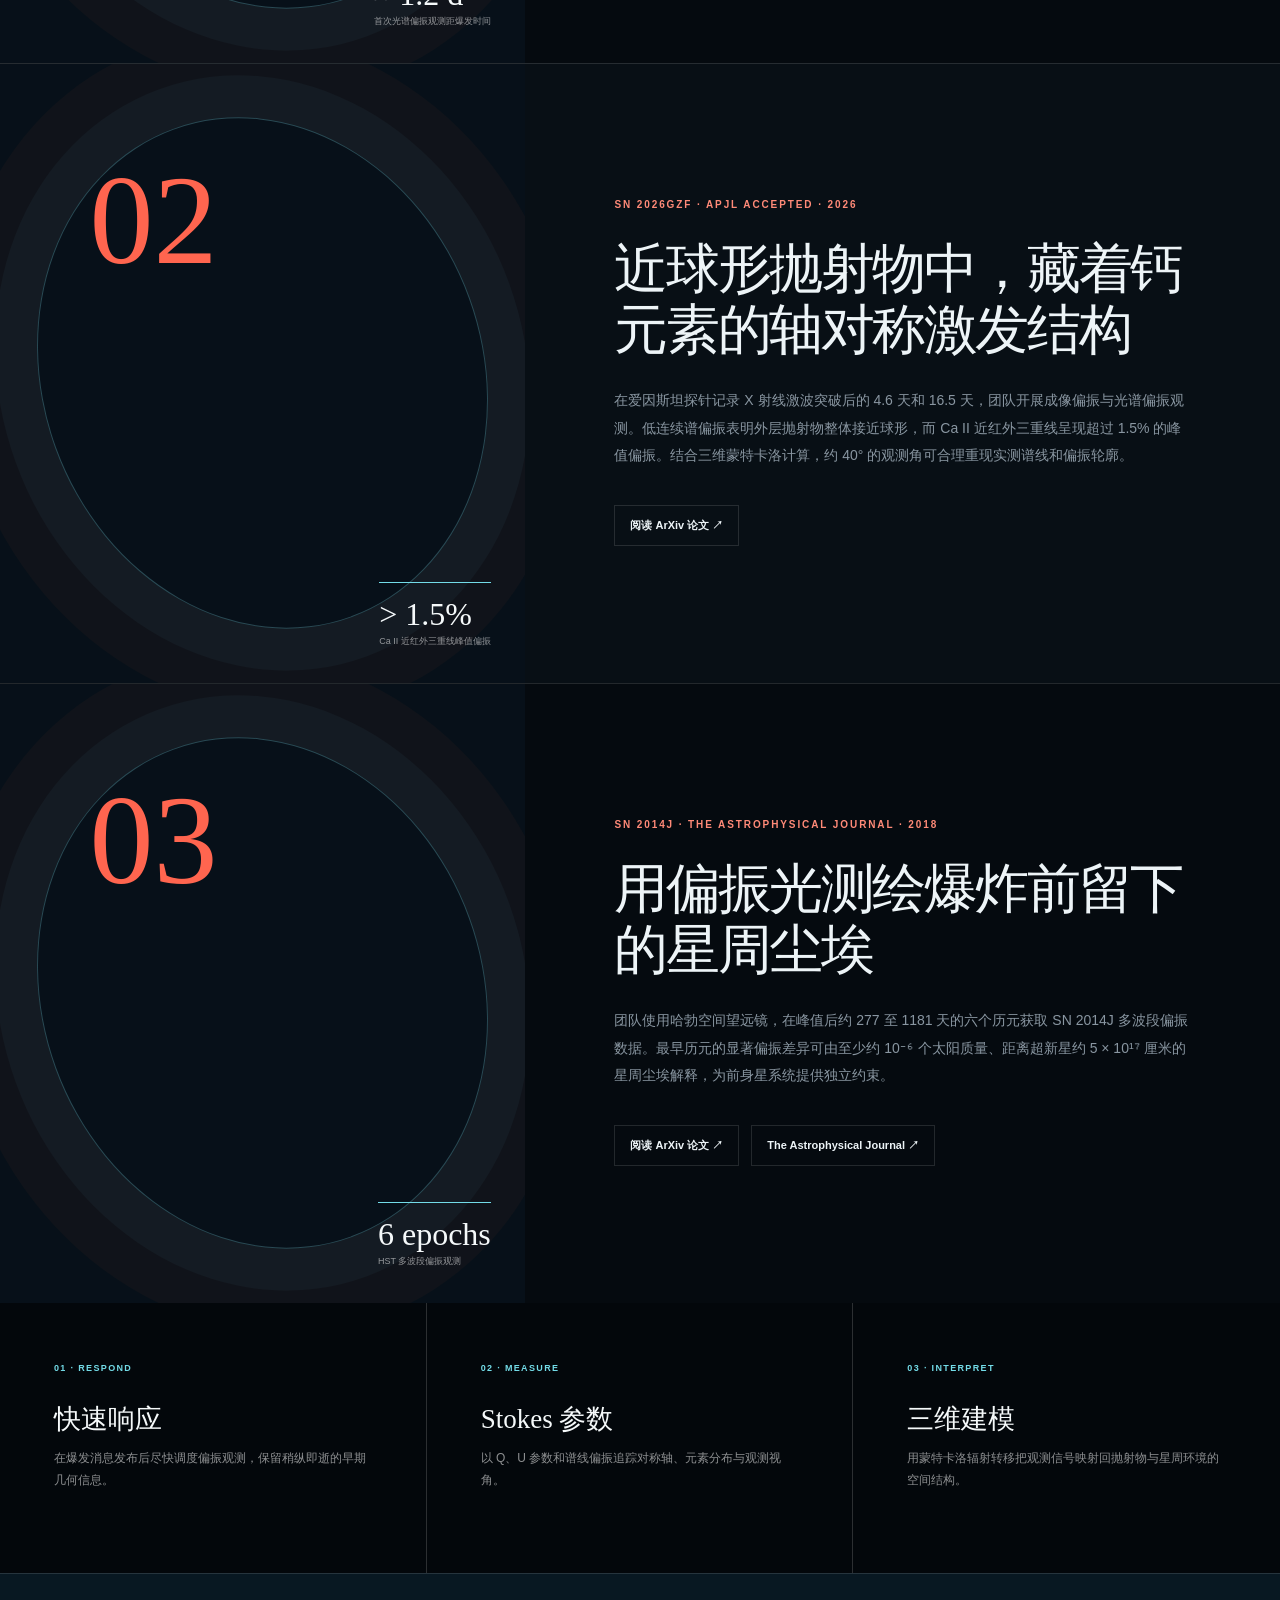
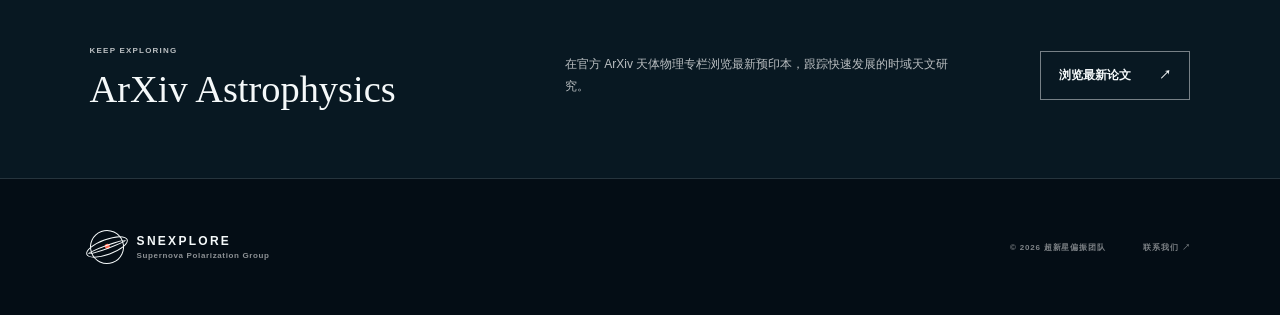
<file: highlights.html>
<!doctype html>
<html lang="zh-CN">
<head>
  <meta charset="utf-8">
  <meta name="viewport" content="width=device-width, initial-scale=1">
  <meta name="theme-color" content="#03070b">
  <meta name="description" content="超新星偏振团队亮点工作：SN 2024ggi 激波突破、SN 2026gzf 爆炸几何与 SN 2014J 星周尘埃。">
  <meta property="og:title" content="亮点工作 | 超新星偏振团队">
  <meta property="og:description" content="从最初一天到晚期尘埃，用偏振读出恒星爆发的几何。">
  <meta property="og:type" content="website">
  <meta property="og:url" content="https://snexplore.github.io/Supernova-Research-Group/highlights.html">
  <meta property="og:image" content="https://snexplore.github.io/Supernova-Research-Group/images/hero-supernova-explosion-v6.png">
  <title>亮点工作 | 超新星偏振团队</title>
  <link rel="icon" href="images/favicon.png">
  <link rel="stylesheet" href="css/team.css">
  <script>document.documentElement.classList.add('js')</script>
  <script src="js/team.js" defer></script>
</head>
<body class="subpage">
  <a class="skip-link" href="#main">跳到主要内容</a>
  <header class="site-header subpage-header" data-header>
    <a class="brand" href="index.html" aria-label="返回超新星偏振团队首页">
      <span class="brand-mark" aria-hidden="true"><i></i></span>
      <span><b>SNEXPLORE</b><small>Supernova Polarization Group</small></span>
    </a>
    <button class="menu-toggle" type="button" aria-expanded="false" aria-controls="site-nav">菜单</button>
    <nav id="site-nav" aria-label="主导航">
      <a href="research.html">研究科普</a>
      <a href="highlights.html" aria-current="page">亮点工作</a>
      <a href="index.html#people">团队</a>
      <a href="index.html#publications">论文</a>
      <a class="nav-cta" href="https://arxiv.org/list/astro-ph/recent" target="_blank" rel="noopener">ArXiv 天文 ↗</a>
    </nav>
  </header>

  <main id="main">
    <section class="subpage-hero">
      <div>
        <p class="eyebrow"><span></span> SELECTED RESEARCH · 2018—2026</p>
        <h1>亮点工作</h1>
        <p class="lead">从爆发后的第一天，到多年后回响的尘埃；从真实观测，到三维蒙特卡洛计算。偏振为每一个无法直接成像的超新星提供一幅几何剖面。</p>
      </div>
      <span class="subpage-meta">SUPERNOVA · GEOMETRY · POLARIZATION</span>
    </section>

    <section class="highlights-intro section-pad reveal">
      <p class="section-kicker">THE QUESTION / 核心问题</p>
      <p>一颗恒星的爆炸是否球对称？答案藏在光的电矢量方向和偏振强度随时间、波长的细微变化中。</p>
    </section>

    <section class="highlight-story" id="sn2024ggi">
      <aside>
        <span class="highlight-number">01</span>
        <div class="highlight-stat"><strong>≈ 1.2 d</strong><span>首次光谱偏振观测距爆发时间</span></div>
      </aside>
      <article class="reveal">
        <p class="section-kicker">SN 2024ggi · SCIENCE ADVANCES · 2025</p>
        <h2>激波突破显露出贯穿爆炸的轴对称结构</h2>
        <p>团队从爆发约 1.2 天后开始观测附近的 II 型超新星 SN 2024ggi，测得激波突破具有明确的对称轴。随着星周物质被抛射物吞没，之后显现的富氢包层仍共享这一轴向结构，说明驱动爆炸的物理机制可能在大尺度上保持明显的轴对称性。</p>
        <div class="highlight-links">
          <a href="https://doi.org/10.1126/sciadv.adx2925" target="_blank" rel="noopener">Science Advances ↗</a>
          <a href="https://arxiv.org/abs/2511.08824" target="_blank" rel="noopener">ArXiv ↗</a>
        </div>
      </article>
    </section>

    <section class="highlight-story" id="sn2026gzf">
      <aside>
        <span class="highlight-number">02</span>
        <div class="highlight-stat"><strong>&gt; 1.5%</strong><span>Ca II 近红外三重线峰值偏振</span></div>
      </aside>
      <article class="reveal">
        <p class="section-kicker">SN 2026gzf · APJL ACCEPTED · 2026</p>
        <h2>近球形抛射物中，藏着钙元素的轴对称激发结构</h2>
        <p>在爱因斯坦探针记录 X 射线激波突破后的 4.6 天和 16.5 天，团队开展成像偏振与光谱偏振观测。低连续谱偏振表明外层抛射物整体接近球形，而 Ca II 近红外三重线呈现超过 1.5% 的峰值偏振。结合三维蒙特卡洛计算，约 40° 的观测角可合理重现实测谱线和偏振轮廓。</p>
        <div class="highlight-links">
          <a href="https://arxiv.org/abs/2606.18881" target="_blank" rel="noopener">阅读 ArXiv 论文 ↗</a>
        </div>
      </article>
    </section>

    <section class="highlight-story" id="sn2014j">
      <aside>
        <span class="highlight-number">03</span>
        <div class="highlight-stat"><strong>6 epochs</strong><span>HST 多波段偏振观测</span></div>
      </aside>
      <article class="reveal">
        <p class="section-kicker">SN 2014J · THE ASTROPHYSICAL JOURNAL · 2018</p>
        <h2>用偏振光测绘爆炸前留下的星周尘埃</h2>
        <p>团队使用哈勃空间望远镜，在峰值后约 277 至 1181 天的六个历元获取 SN 2014J 多波段偏振数据。最早历元的显著偏振差异可由至少约 10⁻⁶ 个太阳质量、距离超新星约 5 × 10¹⁷ 厘米的星周尘埃解释，为前身星系统提供独立约束。</p>
        <div class="highlight-links">
          <a href="https://arxiv.org/abs/1801.04656" target="_blank" rel="noopener">阅读 ArXiv 论文 ↗</a>
          <a href="https://doi.org/10.3847/1538-4357/aaa76a" target="_blank" rel="noopener">The Astrophysical Journal ↗</a>
        </div>
      </article>
    </section>

    <section class="method-band" aria-label="研究方法">
      <div><span>01 · RESPOND</span><h3>快速响应</h3><p>在爆发消息发布后尽快调度偏振观测，保留稍纵即逝的早期几何信息。</p></div>
      <div><span>02 · MEASURE</span><h3>Stokes 参数</h3><p>以 Q、U 参数和谱线偏振追踪对称轴、元素分布与观测视角。</p></div>
      <div><span>03 · INTERPRET</span><h3>三维建模</h3><p>用蒙特卡洛辐射转移把观测信号映射回抛射物与星周环境的空间结构。</p></div>
    </section>

    <section class="arxiv-band" aria-label="ArXiv 天文专栏入口">
      <div><p>KEEP EXPLORING</p><h2>ArXiv Astrophysics</h2></div>
      <p>在官方 ArXiv 天体物理专栏浏览最新预印本，跟踪快速发展的时域天文研究。</p>
      <a href="https://arxiv.org/list/astro-ph/recent" target="_blank" rel="noopener">浏览最新论文 <span>↗</span></a>
    </section>
  </main>

  <footer>
    <a class="brand footer-brand" href="index.html"><span class="brand-mark" aria-hidden="true"><i></i></span><span><b>SNEXPLORE</b><small>Supernova Polarization Group</small></span></a>
    <p>© 2026 超新星偏振团队</p>
    <p><a href="index.html#contact">联系我们 ↗</a></p>
  </footer>
</body>
</html>
</file>
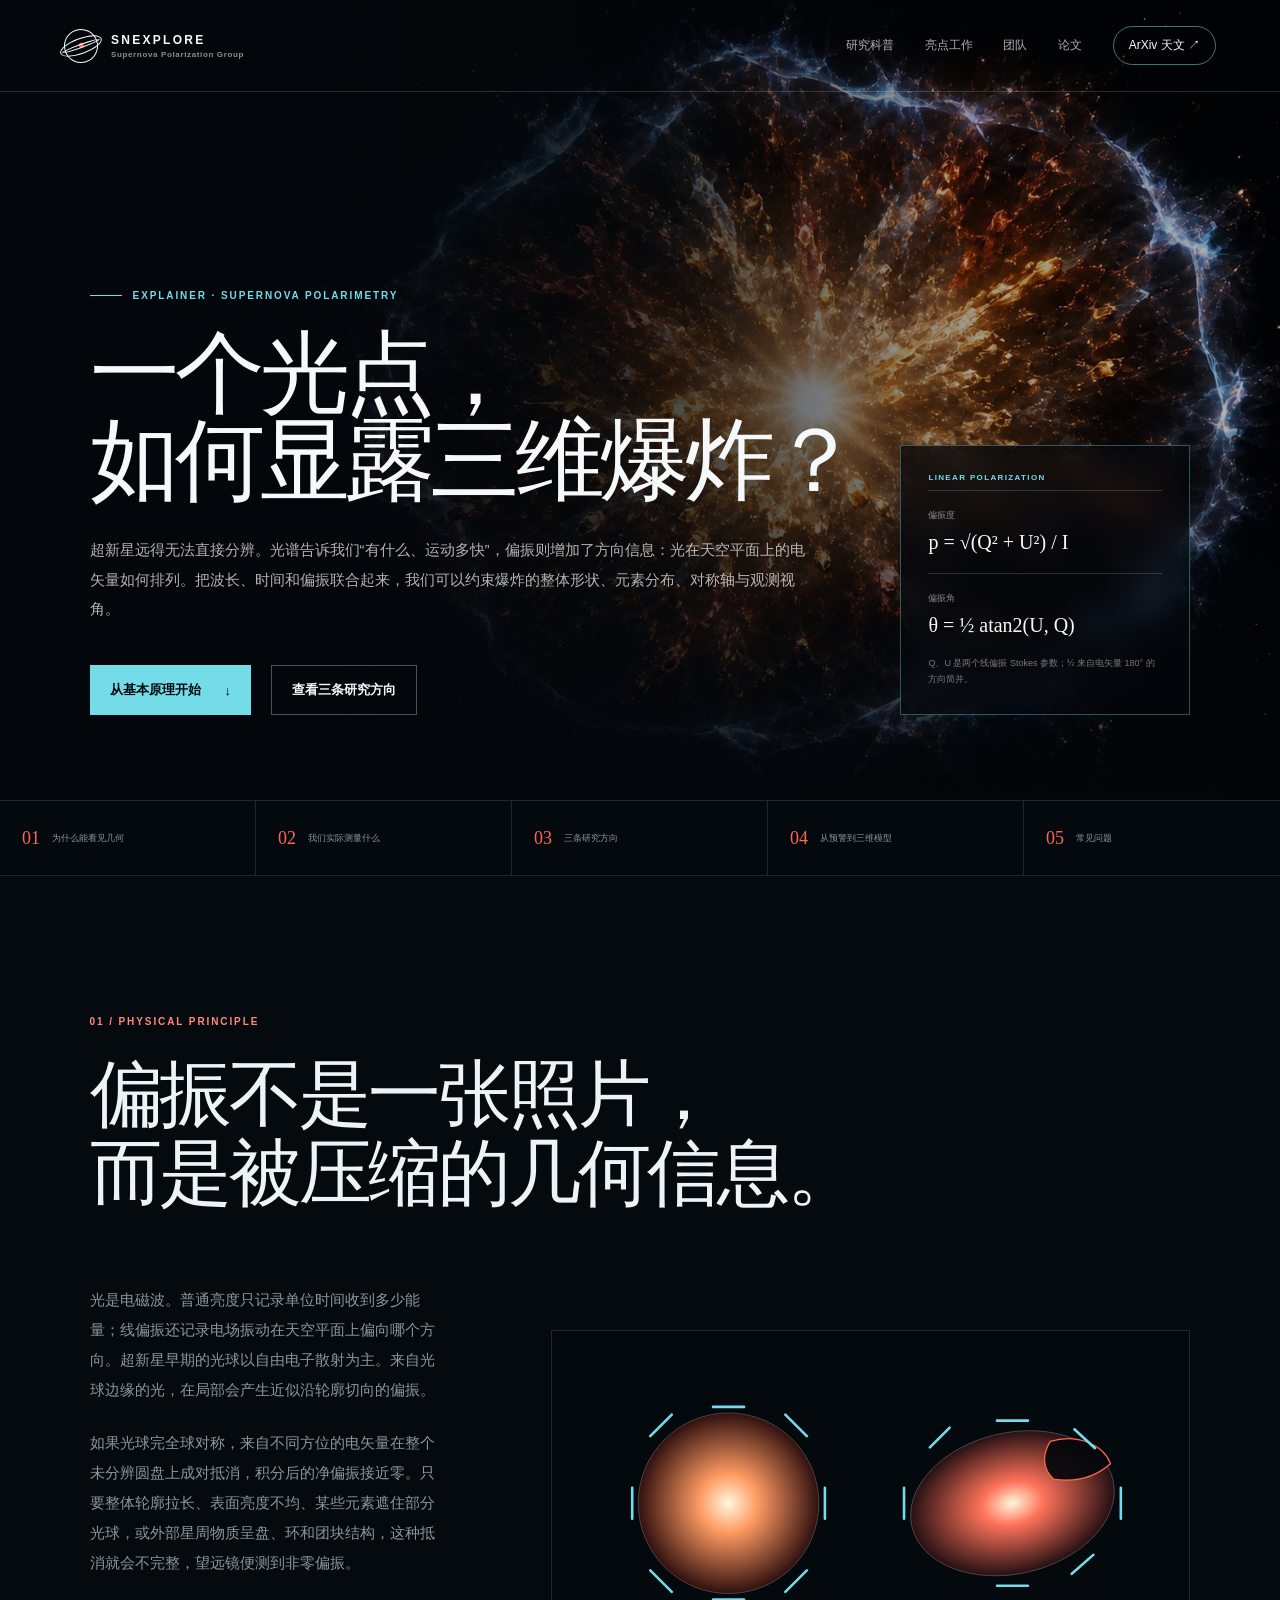
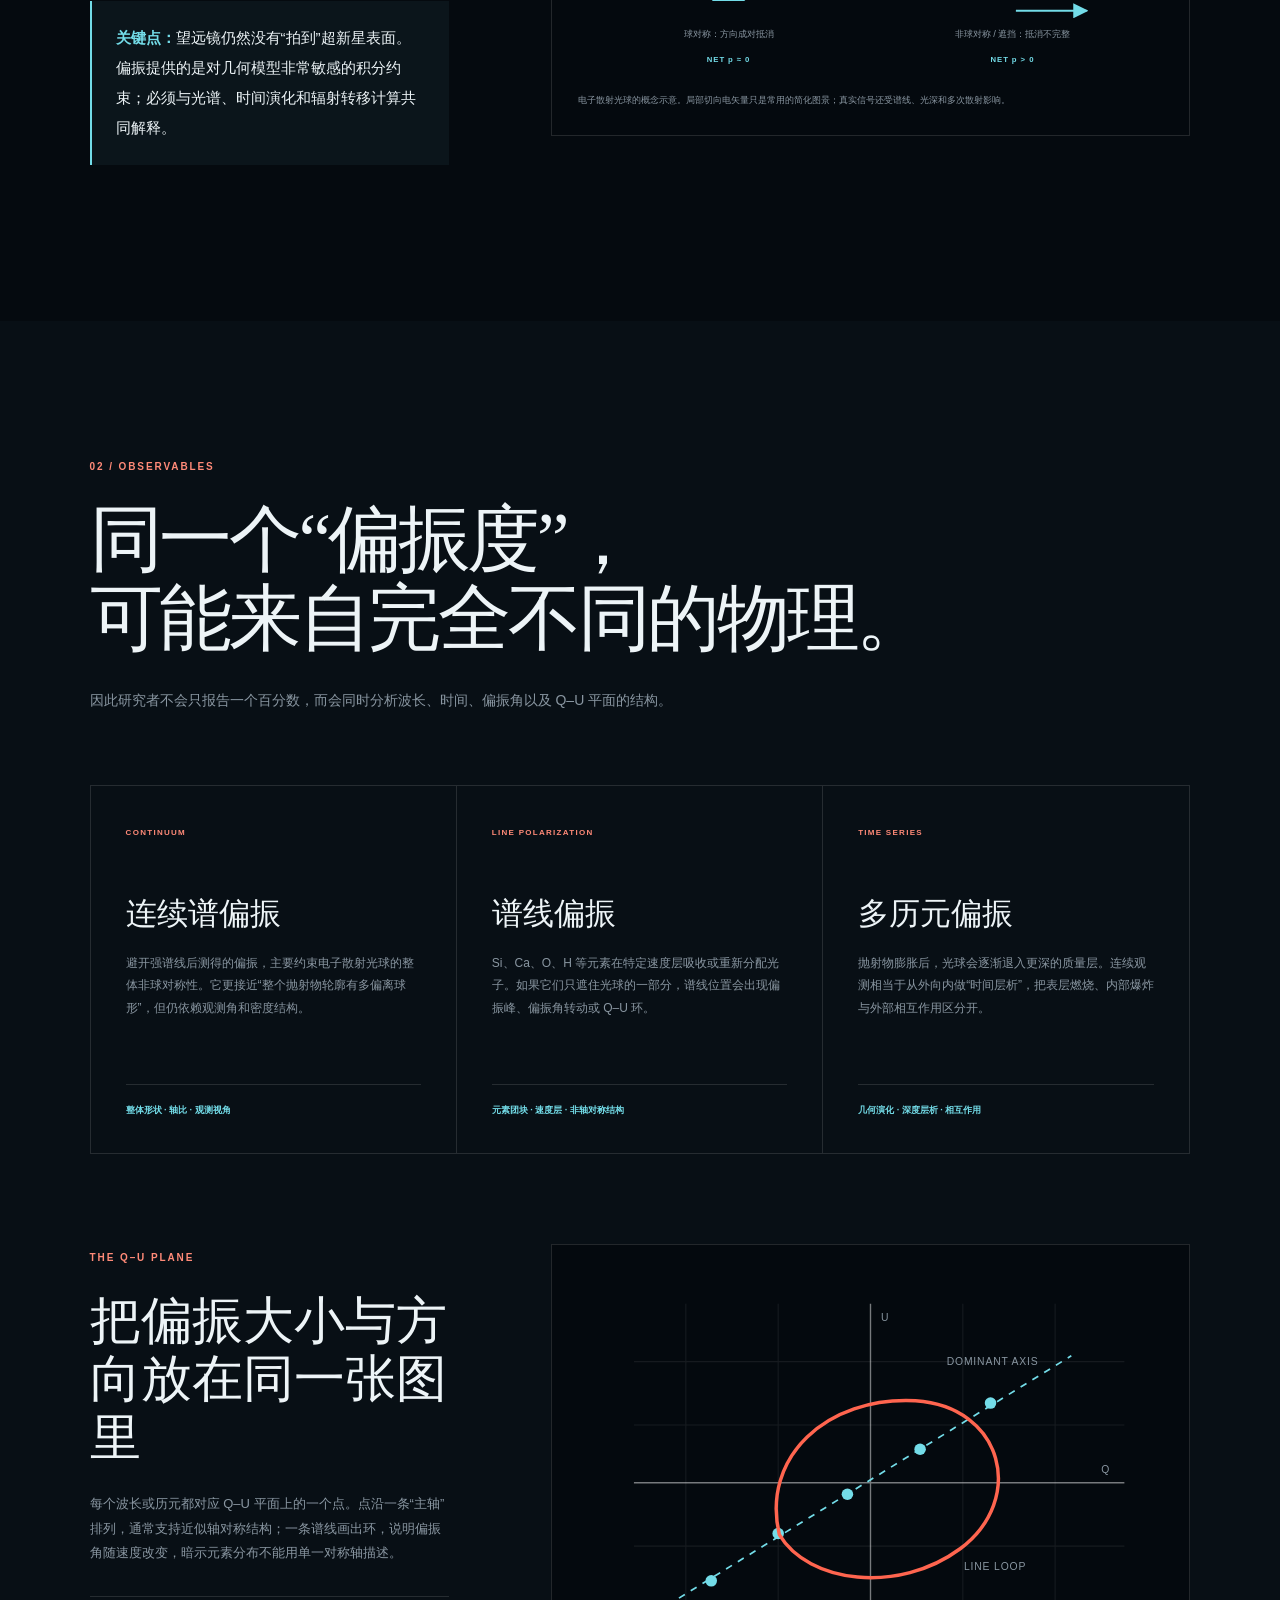
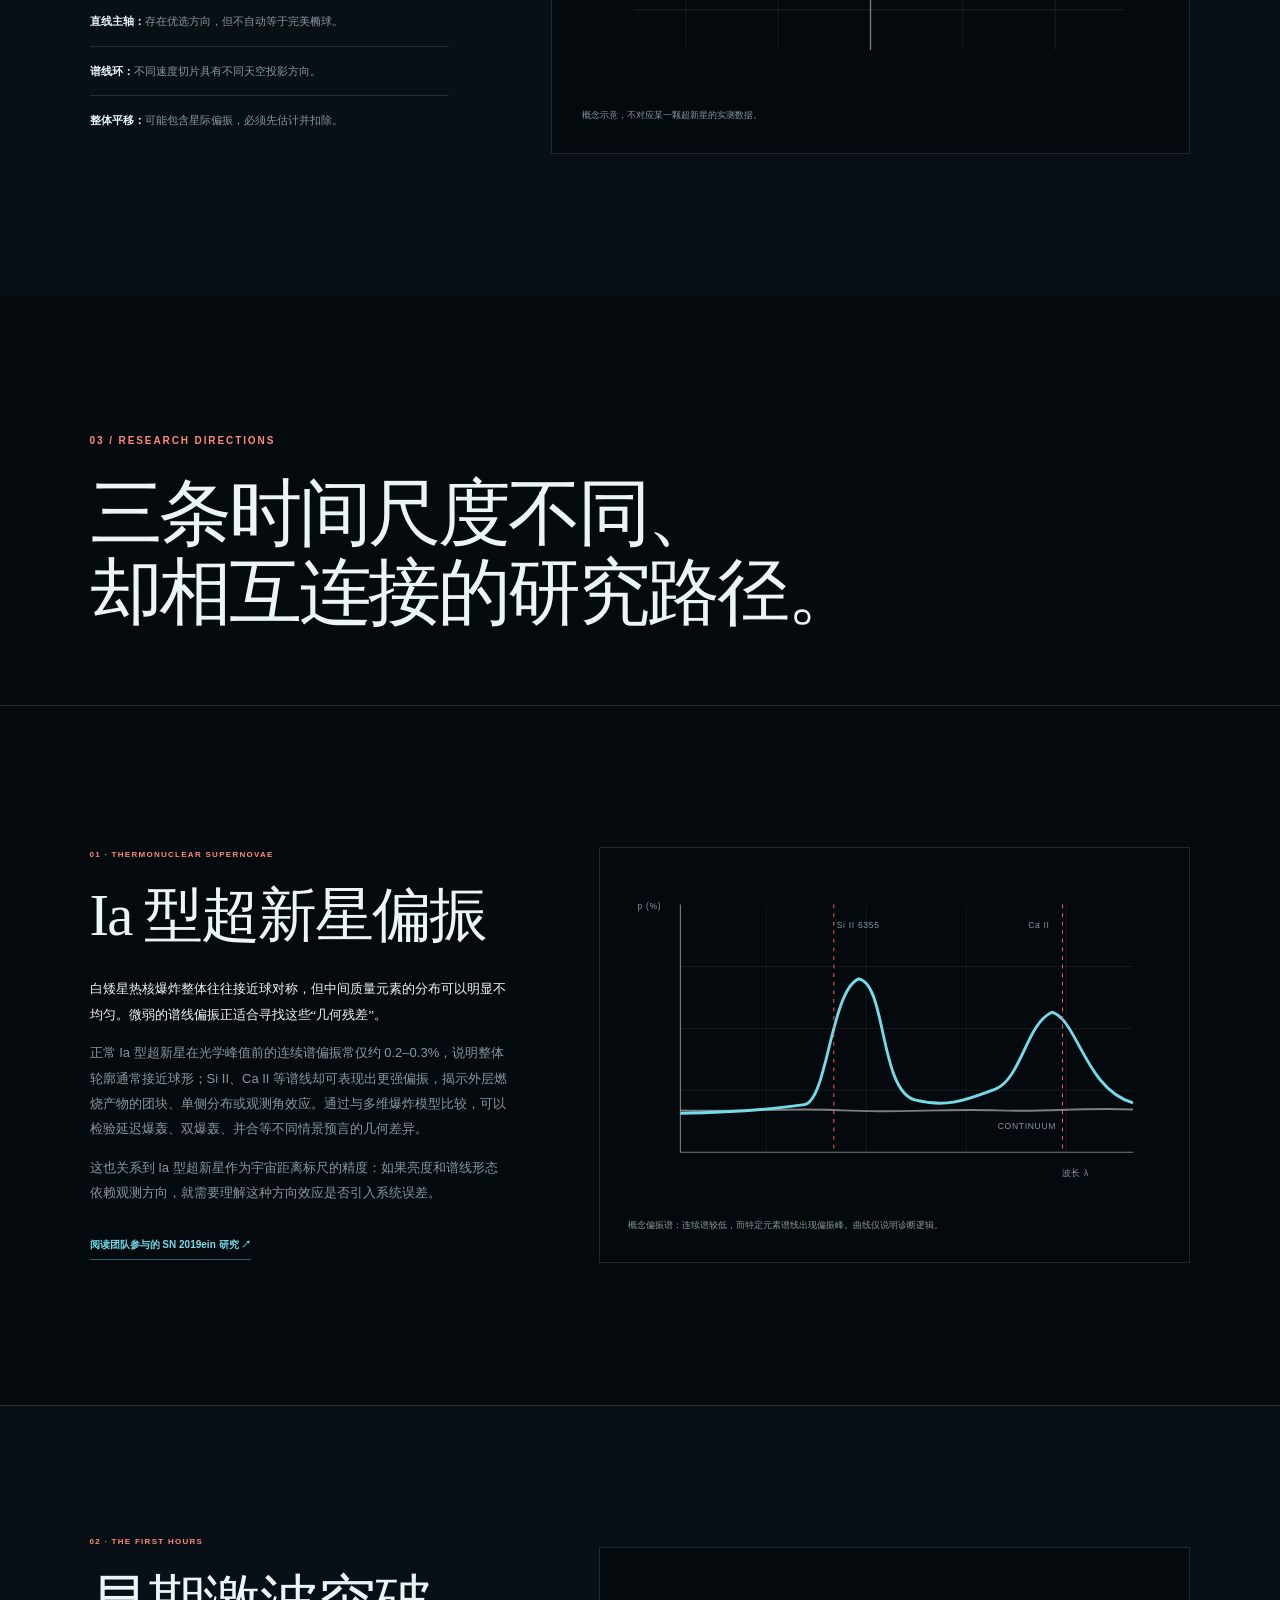
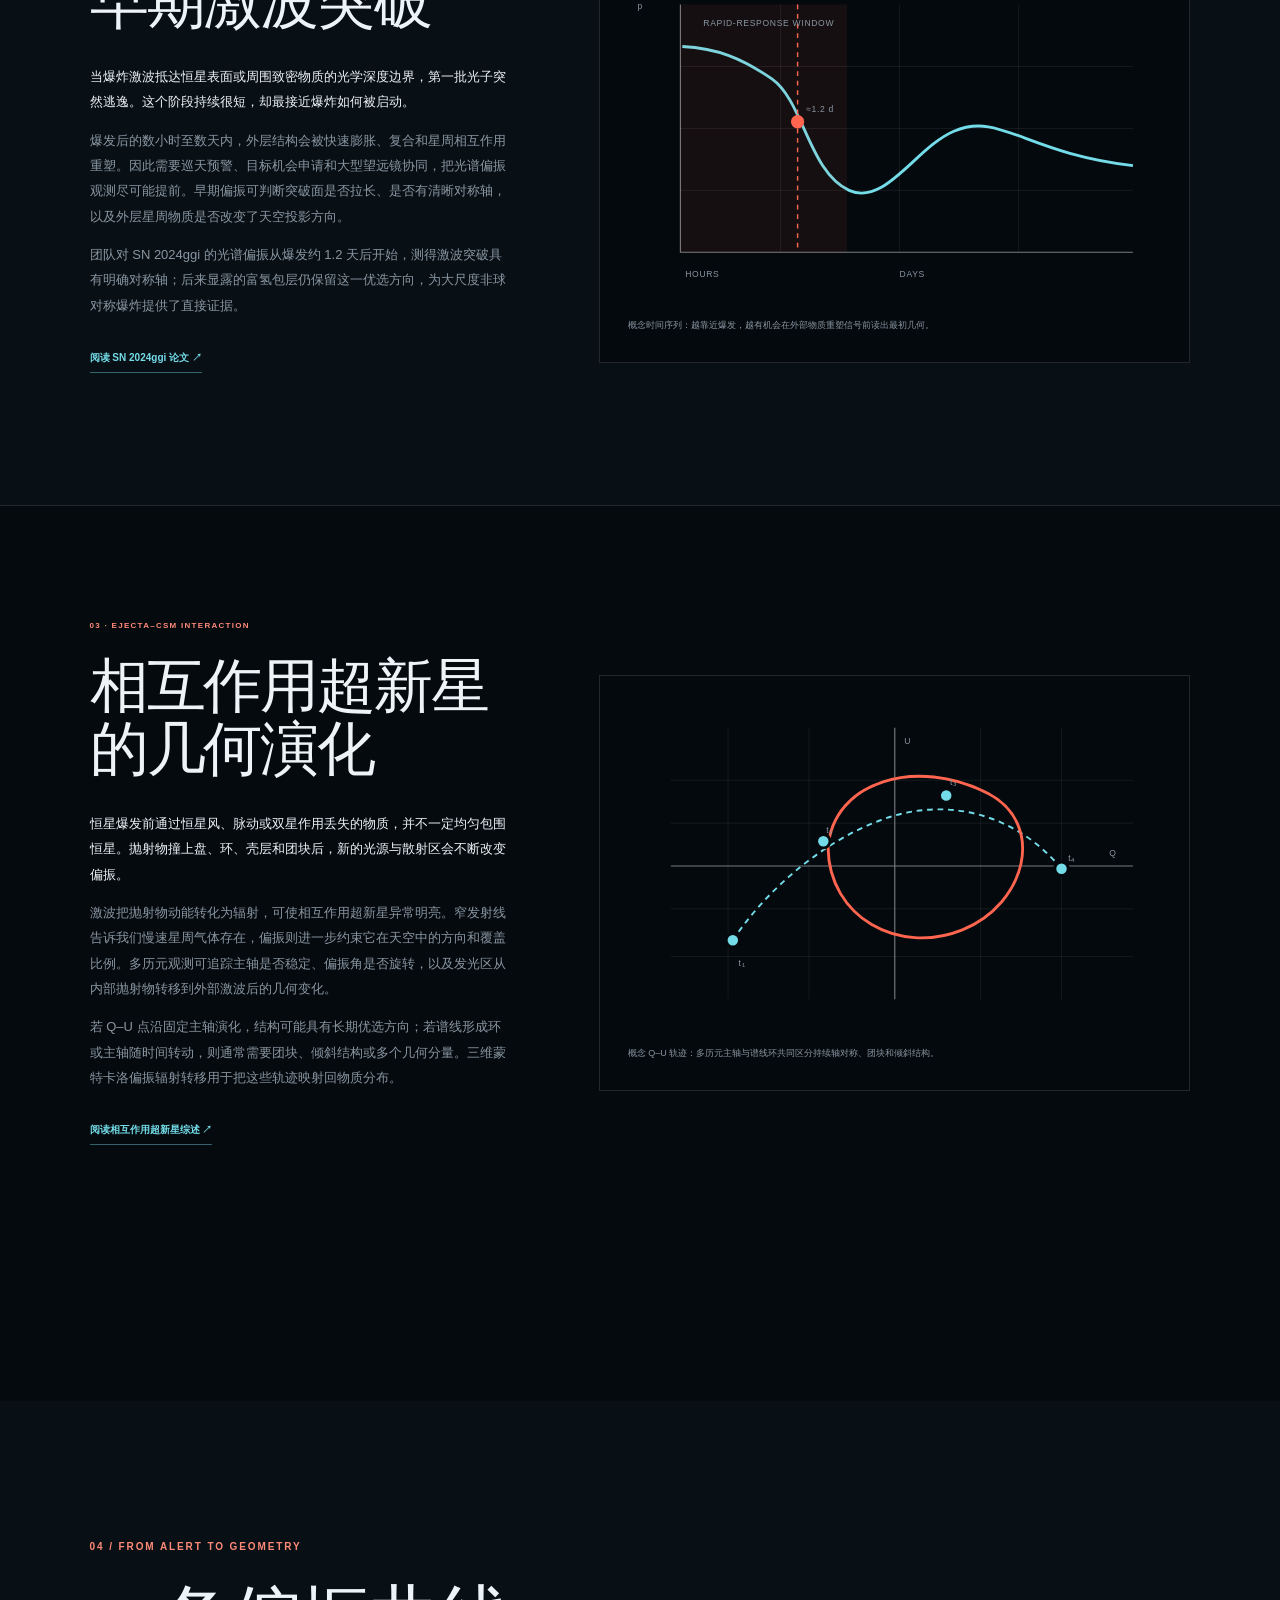
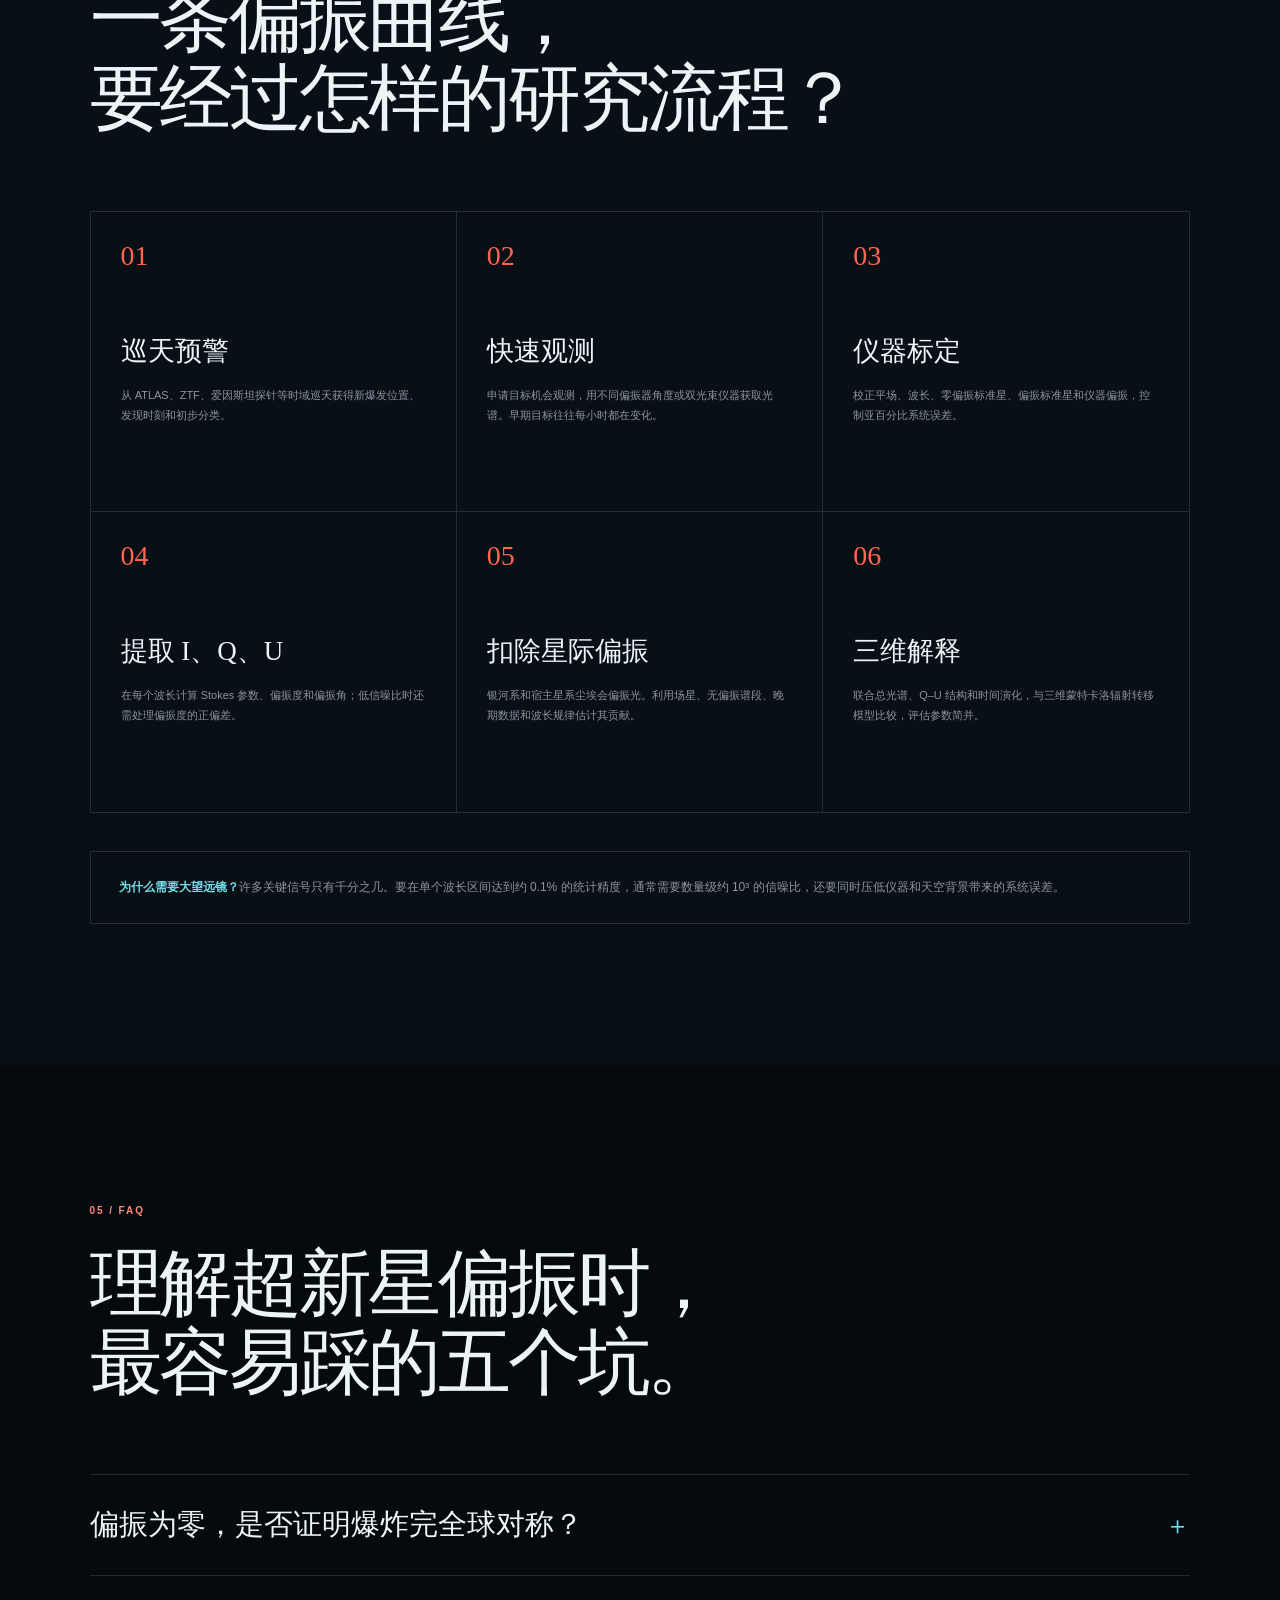
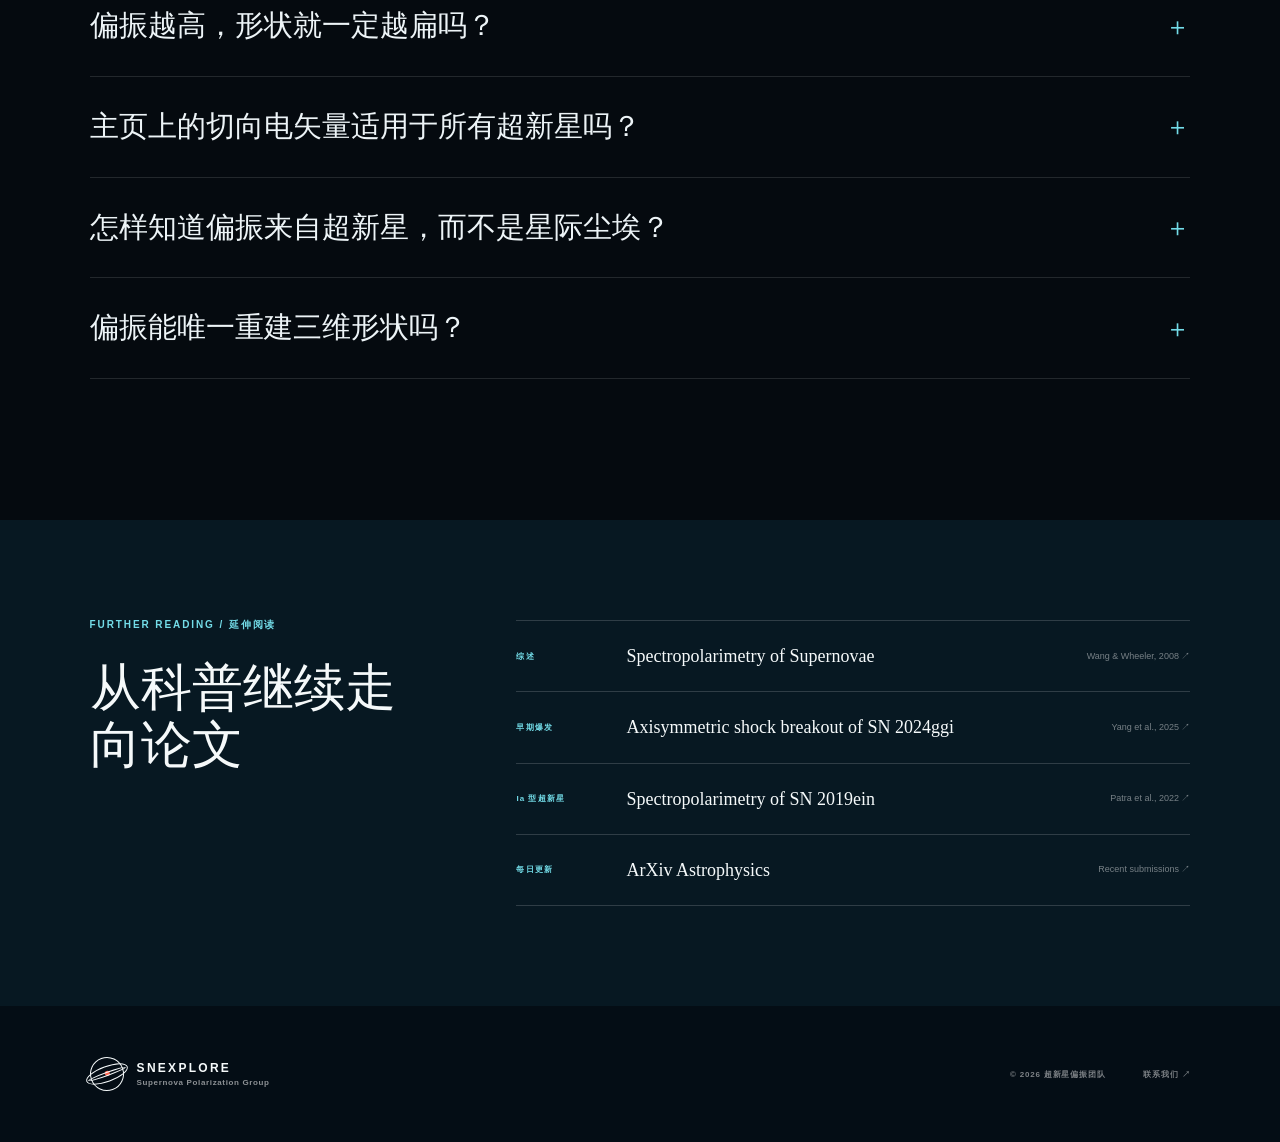
<file: research.html>
<!doctype html>
<html lang="zh-CN">
<head>
  <meta charset="utf-8">
  <meta name="viewport" content="width=device-width, initial-scale=1">
  <meta name="theme-color" content="#03070b">
  <meta name="description" content="超新星偏振研究科普：从电子散射、Stokes 参数和 Q–U 平面，到 Ia 型超新星、早期激波突破与相互作用超新星的三维几何。">
  <meta property="og:title" content="超新星偏振研究科普 | SNExplore">
  <meta property="og:description" content="望远镜只看见一个光点，偏振让我们读出恒星爆炸的方向、形状与化学结构。">
  <meta property="og:type" content="article">
  <meta property="og:url" content="https://snexplore.github.io/Supernova-Research-Group/research.html">
  <meta property="og:image" content="https://snexplore.github.io/Supernova-Research-Group/images/hero-supernova-explosion-v6.png">
  <meta name="twitter:card" content="summary_large_image">
  <title>超新星偏振研究科普 | SNExplore</title>
  <link rel="icon" href="images/favicon.png">
  <link rel="stylesheet" href="css/team.css">
  <link rel="stylesheet" href="css/research.css">
  <script>document.documentElement.classList.add('js')</script>
  <script src="js/team.js" defer></script>
</head>
<body class="science-page">
  <a class="skip-link" href="#main">跳到主要内容</a>

  <header class="site-header subpage-header" data-header>
    <a class="brand" href="index.html" aria-label="返回超新星偏振团队首页">
      <span class="brand-mark" aria-hidden="true"><i></i></span>
      <span><b>SNEXPLORE</b><small>Supernova Polarization Group</small></span>
    </a>
    <button class="menu-toggle" type="button" aria-expanded="false" aria-controls="site-nav">菜单</button>
    <nav id="site-nav" aria-label="主导航">
      <a href="research.html" aria-current="page">研究科普</a>
      <a href="highlights.html">亮点工作</a>
      <a href="index.html#people">团队</a>
      <a href="index.html#publications">论文</a>
      <a class="nav-cta" href="https://arxiv.org/list/astro-ph/recent" target="_blank" rel="noopener">ArXiv 天文 ↗</a>
    </nav>
  </header>

  <main id="main">
    <section class="science-hero">
      <div class="science-hero-copy">
        <p class="eyebrow"><span></span> EXPLAINER · SUPERNOVA POLARIMETRY</p>
        <h1>一个光点，<br>如何显露三维爆炸？</h1>
        <p>超新星远得无法直接分辨。光谱告诉我们“有什么、运动多快”，偏振则增加了方向信息：光在天空平面上的电矢量如何排列。把波长、时间和偏振联合起来，我们可以约束爆炸的整体形状、元素分布、对称轴与观测视角。</p>
        <div class="hero-actions">
          <a class="button primary" href="#principle">从基本原理开始 <span aria-hidden="true">↓</span></a>
          <a class="button ghost" href="#directions">查看三条研究方向</a>
        </div>
      </div>
      <aside class="science-equation" aria-label="线偏振的基本观测量">
        <p>LINEAR POLARIZATION</p>
        <div><span>偏振度</span><strong>p = √(Q² + U²) / I</strong></div>
        <div><span>偏振角</span><strong>θ = ½ atan2(U, Q)</strong></div>
        <small>Q、U 是两个线偏振 Stokes 参数；½ 来自电矢量 180° 的方向简并。</small>
      </aside>
    </section>

    <nav class="chapter-nav" aria-label="科普页面目录">
      <a href="#principle"><b>01</b> 为什么能看见几何</a>
      <a href="#observables"><b>02</b> 我们实际测量什么</a>
      <a href="#directions"><b>03</b> 三条研究方向</a>
      <a href="#workflow"><b>04</b> 从预警到三维模型</a>
      <a href="#faq"><b>05</b> 常见问题</a>
    </nav>

    <section class="science-section principle-section" id="principle">
      <div class="science-heading reveal">
        <p class="section-kicker">01 / PHYSICAL PRINCIPLE</p>
        <h2>偏振不是一张照片，<br>而是被压缩的几何信息。</h2>
      </div>
      <div class="principle-grid">
        <div class="long-copy reveal">
          <p>光是电磁波。普通亮度只记录单位时间收到多少能量；线偏振还记录电场振动在天空平面上偏向哪个方向。超新星早期的光球以自由电子散射为主。来自光球边缘的光，在局部会产生近似沿轮廓切向的偏振。</p>
          <p>如果光球完全球对称，来自不同方位的电矢量在整个未分辨圆盘上成对抵消，积分后的净偏振接近零。只要整体轮廓拉长、表面亮度不均、某些元素遮住部分光球，或外部星周物质呈盘、环和团块结构，这种抵消就会不完整，望远镜便测到非零偏振。</p>
          <p class="science-callout"><strong>关键点：</strong>望远镜仍然没有“拍到”超新星表面。偏振提供的是对几何模型非常敏感的积分约束；必须与光谱、时间演化和辐射转移计算共同解释。</p>
        </div>
        <figure class="cancellation-figure reveal">
          <svg viewBox="0 0 680 370" role="img" aria-label="球对称光球偏振相互抵消，而非球对称光球留下净偏振的概念图">
            <defs>
              <radialGradient id="sphere-glow"><stop offset="0" stop-color="#fff7dd"/><stop offset=".32" stop-color="#ff9b63"/><stop offset="1" stop-color="#30100e"/></radialGradient>
              <radialGradient id="ellipse-glow"><stop offset="0" stop-color="#fff7dd"/><stop offset=".3" stop-color="#ff735a"/><stop offset="1" stop-color="#251013"/></radialGradient>
              <marker id="net-arrow" viewBox="0 0 8 8" refX="7" refY="4" markerWidth="7" markerHeight="7" orient="auto"><path d="M0 0L8 4L0 8Z" fill="#73dce8"/></marker>
            </defs>
            <g transform="translate(175 170)">
              <circle r="105" fill="url(#sphere-glow)" stroke="rgba(255,255,255,.25)"/>
              <g class="tangent-field">
                <path d="M-18-112H18M-18 112H18M-112-18V18M112-18V18M-91-78L-66-103M66 103L91 78M66-103L91-78M-91 78L-66 103"/>
              </g>
              <text x="0" y="155">球对称：方向成对抵消</text>
              <text class="result" x="0" y="185">NET p ≈ 0</text>
            </g>
            <g transform="translate(505 170)">
              <ellipse rx="120" ry="82" transform="rotate(-13)" fill="url(#ellipse-glow)" stroke="rgba(255,255,255,.25)"/>
              <path class="occulting-clump" d="M44-72c32-9 62 4 70 26-17 15-39 22-66 18-13-12-14-28-4-44Z"/>
              <g class="tangent-field">
                <path d="M-18-96H18M-18 96H18M-126-18V18M126-18V18M-96-65L-73-88M69 82L94 60M72-86L96-64"/>
              </g>
              <path class="net-vector" d="M4 125H86" marker-end="url(#net-arrow)"/>
              <text x="0" y="155">非球对称 / 遮挡：抵消不完整</text>
              <text class="result" x="0" y="185">NET p &gt; 0</text>
            </g>
          </svg>
          <figcaption>电子散射光球的概念示意。局部切向电矢量只是常用的简化图景；真实信号还受谱线、光深和多次散射影响。</figcaption>
        </figure>
      </div>
    </section>

    <section class="science-section observable-section" id="observables">
      <div class="science-heading reveal">
        <p class="section-kicker">02 / OBSERVABLES</p>
        <h2>同一个“偏振度”，<br>可能来自完全不同的物理。</h2>
        <p>因此研究者不会只报告一个百分数，而会同时分析波长、时间、偏振角以及 Q–U 平面的结构。</p>
      </div>
      <div class="observable-grid">
        <article class="observable-card reveal">
          <span>CONTINUUM</span><h3>连续谱偏振</h3>
          <p>避开强谱线后测得的偏振，主要约束电子散射光球的整体非球对称性。它更接近“整个抛射物轮廓有多偏离球形”，但仍依赖观测角和密度结构。</p>
          <strong>整体形状 · 轴比 · 观测视角</strong>
        </article>
        <article class="observable-card reveal">
          <span>LINE POLARIZATION</span><h3>谱线偏振</h3>
          <p>Si、Ca、O、H 等元素在特定速度层吸收或重新分配光子。如果它们只遮住光球的一部分，谱线位置会出现偏振峰、偏振角转动或 Q–U 环。</p>
          <strong>元素团块 · 速度层 · 非轴对称结构</strong>
        </article>
        <article class="observable-card reveal">
          <span>TIME SERIES</span><h3>多历元偏振</h3>
          <p>抛射物膨胀后，光球会逐渐退入更深的质量层。连续观测相当于从外向内做“时间层析”，把表层燃烧、内部爆炸与外部相互作用区分开。</p>
          <strong>几何演化 · 深度层析 · 相互作用</strong>
        </article>
      </div>

      <div class="qu-explainer reveal">
        <div>
          <p class="section-kicker">THE Q–U PLANE</p>
          <h3>把偏振大小与方向放在同一张图里</h3>
          <p>每个波长或历元都对应 Q–U 平面上的一个点。点沿一条“主轴”排列，通常支持近似轴对称结构；一条谱线画出环，说明偏振角随速度改变，暗示元素分布不能用单一对称轴描述。</p>
          <ul>
            <li><b>直线主轴：</b>存在优选方向，但不自动等于完美椭球。</li>
            <li><b>谱线环：</b>不同速度切片具有不同天空投影方向。</li>
            <li><b>整体平移：</b>可能包含星际偏振，必须先估计并扣除。</li>
          </ul>
        </div>
        <figure class="large-qu-plot">
          <svg viewBox="0 0 500 360" role="img" aria-label="Q-U 平面主轴与谱线环的概念示意">
            <path class="science-axis" d="M45 180H470M250 25V325"/>
            <path class="science-grid" d="M90 25V325M170 25V325M330 25V325M410 25V325M45 75H470M45 130H470M45 235H470M45 290H470"/>
            <path class="dominant-axis" d="M84 280L424 70"/>
            <g class="axis-points"><circle cx="112" cy="265" r="5"/><circle cx="170" cy="224" r="5"/><circle cx="230" cy="190" r="5"/><circle cx="293" cy="151" r="5"/><circle cx="354" cy="111" r="5"/></g>
            <path class="line-loop" d="M171 225C155 158 212 105 289 109 365 114 385 194 328 237 274 277 196 267 171 225Z"/>
            <text x="450" y="172">Q</text><text x="259" y="40">U</text><text x="316" y="78">DOMINANT AXIS</text><text x="331" y="256">LINE LOOP</text>
          </svg>
          <figcaption>概念示意，不对应某一颗超新星的实测数据。</figcaption>
        </figure>
      </div>
    </section>

    <section class="science-section directions-section" id="directions">
      <div class="science-heading reveal">
        <p class="section-kicker">03 / RESEARCH DIRECTIONS</p>
        <h2>三条时间尺度不同、<br>却相互连接的研究路径。</h2>
      </div>

      <article class="direction-row reveal" id="type-ia">
        <div class="direction-copy">
          <p class="direction-index">01 · THERMONUCLEAR SUPERNOVAE</p>
          <h3>Ia 型超新星偏振</h3>
          <p class="direction-lead">白矮星热核爆炸整体往往接近球对称，但中间质量元素的分布可以明显不均匀。微弱的谱线偏振正适合寻找这些“几何残差”。</p>
          <p>正常 Ia 型超新星在光学峰值前的连续谱偏振常仅约 0.2–0.3%，说明整体轮廓通常接近球形；Si II、Ca II 等谱线却可表现出更强偏振，揭示外层燃烧产物的团块、单侧分布或观测角效应。通过与多维爆炸模型比较，可以检验延迟爆轰、双爆轰、并合等不同情景预言的几何差异。</p>
          <p>这也关系到 Ia 型超新星作为宇宙距离标尺的精度：如果亮度和谱线形态依赖观测方向，就需要理解这种方向效应是否引入系统误差。</p>
          <a class="source-link" href="https://academic.oup.com/mnras/article/509/3/4058/6414002" target="_blank" rel="noopener">阅读团队参与的 SN 2019ein 研究 ↗</a>
        </div>
        <figure class="direction-plot">
          <svg viewBox="0 0 560 340" role="img" aria-label="Ia 型超新星偏振光谱概念图">
            <path class="science-axis" d="M55 30V290H530"/>
            <path class="science-grid" d="M55 95H530M55 160H530M55 225H530M145 30V290M250 30V290M355 30V290M460 30V290"/>
            <path class="continuum-line" d="M55 246C117 248 170 243 225 246S330 244 387 246 466 243 530 245"/>
            <path class="spectral-line" d="M55 249C108 248 145 246 185 240 209 237 213 120 242 108 271 112 264 225 301 235 337 244 357 234 385 224 413 213 418 155 445 143 472 151 480 224 530 238"/>
            <path class="line-band" d="M216 30V290M456 30V290"/>
            <text x="219" y="55">Si II 6355</text><text x="420" y="55">Ca II</text><text x="388" y="266">CONTINUUM</text><text x="455" y="315">波长 λ</text><text x="10" y="35">p (%)</text>
          </svg>
          <figcaption>概念偏振谱：连续谱较低，而特定元素谱线出现偏振峰。曲线仅说明诊断逻辑。</figcaption>
        </figure>
      </article>

      <article class="direction-row reveal" id="shock-breakout">
        <div class="direction-copy">
          <p class="direction-index">02 · THE FIRST HOURS</p>
          <h3>早期激波突破</h3>
          <p class="direction-lead">当爆炸激波抵达恒星表面或周围致密物质的光学深度边界，第一批光子突然逃逸。这个阶段持续很短，却最接近爆炸如何被启动。</p>
          <p>爆发后的数小时至数天内，外层结构会被快速膨胀、复合和星周相互作用重塑。因此需要巡天预警、目标机会申请和大型望远镜协同，把光谱偏振观测尽可能提前。早期偏振可判断突破面是否拉长、是否有清晰对称轴，以及外层星周物质是否改变了天空投影方向。</p>
          <p>团队对 SN 2024ggi 的光谱偏振从爆发约 1.2 天后开始，测得激波突破具有明确对称轴；后来显露的富氢包层仍保留这一优选方向，为大尺度非球对称爆炸提供了直接证据。</p>
          <a class="source-link" href="https://doi.org/10.1126/sciadv.adx2925" target="_blank" rel="noopener">阅读 SN 2024ggi 论文 ↗</a>
        </div>
        <figure class="direction-plot timeline-plot">
          <svg viewBox="0 0 560 340" role="img" aria-label="激波突破偏振观测窗口的概念时间序列">
            <path class="science-axis" d="M55 30V290H530"/>
            <path class="science-grid" d="M55 95H530M55 160H530M55 225H530M160 30V290M285 30V290M410 30V290"/>
            <path class="breakout-curve" d="M57 74C94 76 119 86 151 108 184 131 190 206 232 225 270 242 302 180 342 163 390 142 417 186 530 199"/>
            <path class="window-fill" d="M55 30H230V290H55Z"/>
            <path class="epoch-line" d="M178 30V290"/>
            <circle class="epoch-point" cx="178" cy="153" r="7"/>
            <text x="79" y="52">RAPID-RESPONSE WINDOW</text><text x="187" y="143">≈1.2 d</text><text x="60" y="316">HOURS</text><text x="285" y="316">DAYS</text><text x="10" y="35">p</text>
          </svg>
          <figcaption>概念时间序列：越靠近爆发，越有机会在外部物质重塑信号前读出最初几何。</figcaption>
        </figure>
      </article>

      <article class="direction-row reveal" id="interaction">
        <div class="direction-copy">
          <p class="direction-index">03 · EJECTA–CSM INTERACTION</p>
          <h3>相互作用超新星的几何演化</h3>
          <p class="direction-lead">恒星爆发前通过恒星风、脉动或双星作用丢失的物质，并不一定均匀包围恒星。抛射物撞上盘、环、壳层和团块后，新的光源与散射区会不断改变偏振。</p>
          <p>激波把抛射物动能转化为辐射，可使相互作用超新星异常明亮。窄发射线告诉我们慢速星周气体存在，偏振则进一步约束它在天空中的方向和覆盖比例。多历元观测可追踪主轴是否稳定、偏振角是否旋转，以及发光区从内部抛射物转移到外部激波后的几何变化。</p>
          <p>若 Q–U 点沿固定主轴演化，结构可能具有长期优选方向；若谱线形成环或主轴随时间转动，则通常需要团块、倾斜结构或多个几何分量。三维蒙特卡洛偏振辐射转移用于把这些轨迹映射回物质分布。</p>
          <a class="source-link" href="https://pmc.ncbi.nlm.nih.gov/articles/PMC7428271/" target="_blank" rel="noopener">阅读相互作用超新星综述 ↗</a>
        </div>
        <figure class="direction-plot interaction-plot">
          <svg viewBox="0 0 560 340" role="img" aria-label="相互作用超新星的多历元 Q-U 轨迹概念图">
            <path class="science-axis" d="M45 170H530M280 25V310"/>
            <path class="science-grid" d="M105 25V310M190 25V310M370 25V310M455 25V310M45 80H530M45 125H530M45 215H530M45 265H530"/>
            <path class="epoch-track" d="M110 248C145 195 205 144 265 122 334 96 407 115 455 173"/>
            <path class="interaction-loop" d="M210 151C215 81 303 55 378 94 439 126 418 210 351 237 284 264 211 224 210 151Z"/>
            <g class="epoch-points"><circle cx="110" cy="248" r="7"/><circle cx="205" cy="144" r="7"/><circle cx="334" cy="96" r="7"/><circle cx="455" cy="173" r="7"/></g>
            <text x="116" y="275">t₁</text><text x="208" y="135">t₂</text><text x="338" y="85">t₃</text><text x="462" y="165">t₄</text><text x="505" y="160">Q</text><text x="290" y="42">U</text>
          </svg>
          <figcaption>概念 Q–U 轨迹：多历元主轴与谱线环共同区分持续轴对称、团块和倾斜结构。</figcaption>
        </figure>
      </article>
    </section>

    <section class="science-section workflow-section" id="workflow">
      <div class="science-heading reveal">
        <p class="section-kicker">04 / FROM ALERT TO GEOMETRY</p>
        <h2>一条偏振曲线，<br>要经过怎样的研究流程？</h2>
      </div>
      <ol class="workflow-grid">
        <li class="reveal"><span>01</span><h3>巡天预警</h3><p>从 ATLAS、ZTF、爱因斯坦探针等时域巡天获得新爆发位置、发现时刻和初步分类。</p></li>
        <li class="reveal"><span>02</span><h3>快速观测</h3><p>申请目标机会观测，用不同偏振器角度或双光束仪器获取光谱。早期目标往往每小时都在变化。</p></li>
        <li class="reveal"><span>03</span><h3>仪器标定</h3><p>校正平场、波长、零偏振标准星、偏振标准星和仪器偏振，控制亚百分比系统误差。</p></li>
        <li class="reveal"><span>04</span><h3>提取 I、Q、U</h3><p>在每个波长计算 Stokes 参数、偏振度和偏振角；低信噪比时还需处理偏振度的正偏差。</p></li>
        <li class="reveal"><span>05</span><h3>扣除星际偏振</h3><p>银河系和宿主星系尘埃会偏振光。利用场星、无偏振谱段、晚期数据和波长规律估计其贡献。</p></li>
        <li class="reveal"><span>06</span><h3>三维解释</h3><p>联合总光谱、Q–U 结构和时间演化，与三维蒙特卡洛辐射转移模型比较，评估参数简并。</p></li>
      </ol>
      <p class="precision-note reveal"><strong>为什么需要大望远镜？</strong>许多关键信号只有千分之几。要在单个波长区间达到约 0.1% 的统计精度，通常需要数量级约 10³ 的信噪比，还要同时压低仪器和天空背景带来的系统误差。</p>
    </section>

    <section class="science-section faq-section" id="faq">
      <div class="science-heading reveal">
        <p class="section-kicker">05 / FAQ</p>
        <h2>理解超新星偏振时，<br>最容易踩的五个坑。</h2>
      </div>
      <div class="faq-list">
        <details class="reveal"><summary>偏振为零，是否证明爆炸完全球对称？<span>＋</span></summary><p>不能。沿对称轴正面观察一个轴对称爆炸，也可能得到很低的净偏振；不同非球对称区域还可能彼此抵消。零信号只能在给定精度、波长和历元下限制某些几何模型。</p></details>
        <details class="reveal"><summary>偏振越高，形状就一定越扁吗？<span>＋</span></summary><p>不一定。偏振还受电子散射光深、谱线遮挡、亮度分布、观测视角和多次散射影响。把偏振百分数直接换算成轴比，必须依赖辐射转移模型。</p></details>
        <details class="reveal"><summary>主页上的切向电矢量适用于所有超新星吗？<span>＋</span></summary><p>它代表电子散射光球的基础图景：局部边缘偏振通常沿投影轮廓切向。但谱线形成、团块遮挡、尘埃散射和复杂三维结构都可能改变局部与积分后的方向，因此它是科学示意，不是每颗超新星的逐点测量。</p></details>
        <details class="reveal"><summary>怎样知道偏振来自超新星，而不是星际尘埃？<span>＋</span></summary><p>星际偏振往往在较宽波长范围内平滑变化，并在 Q–U 平面造成整体平移；超新星本征谱线偏振则与特定吸收线速度结构同步变化。研究者会综合场星、谱线空白区、晚期数据和尘埃波长定律进行估计。</p></details>
        <details class="reveal"><summary>偏振能唯一重建三维形状吗？<span>＋</span></summary><p>通常不能。偏振是二维天空投影的积分量，不同三维结构可能产生相似信号。多波长、多历元、总光谱、光变曲线和物理模型的联合分析，才能逐步排除简并解。</p></details>
      </div>
    </section>

    <section class="reading-section">
      <div><p class="section-kicker light">FURTHER READING / 延伸阅读</p><h2>从科普继续走向论文</h2></div>
      <div class="reading-links">
        <a href="https://doi.org/10.1146/annurev.astro.46.060407.145139" target="_blank" rel="noopener"><span>综述</span><b>Spectropolarimetry of Supernovae</b><i>Wang &amp; Wheeler, 2008 ↗</i></a>
        <a href="https://doi.org/10.1126/sciadv.adx2925" target="_blank" rel="noopener"><span>早期爆发</span><b>Axisymmetric shock breakout of SN 2024ggi</b><i>Yang et al., 2025 ↗</i></a>
        <a href="https://academic.oup.com/mnras/article/509/3/4058/6414002" target="_blank" rel="noopener"><span>Ia 型超新星</span><b>Spectropolarimetry of SN 2019ein</b><i>Patra et al., 2022 ↗</i></a>
        <a href="https://arxiv.org/list/astro-ph/recent" target="_blank" rel="noopener"><span>每日更新</span><b>ArXiv Astrophysics</b><i>Recent submissions ↗</i></a>
      </div>
    </section>
  </main>

  <footer>
    <a class="brand footer-brand" href="index.html"><span class="brand-mark" aria-hidden="true"><i></i></span><span><b>SNEXPLORE</b><small>Supernova Polarization Group</small></span></a>
    <p>© 2026 超新星偏振团队</p>
    <p><a href="index.html#contact">联系我们 ↗</a></p>
  </footer>
</body>
</html>
</file>
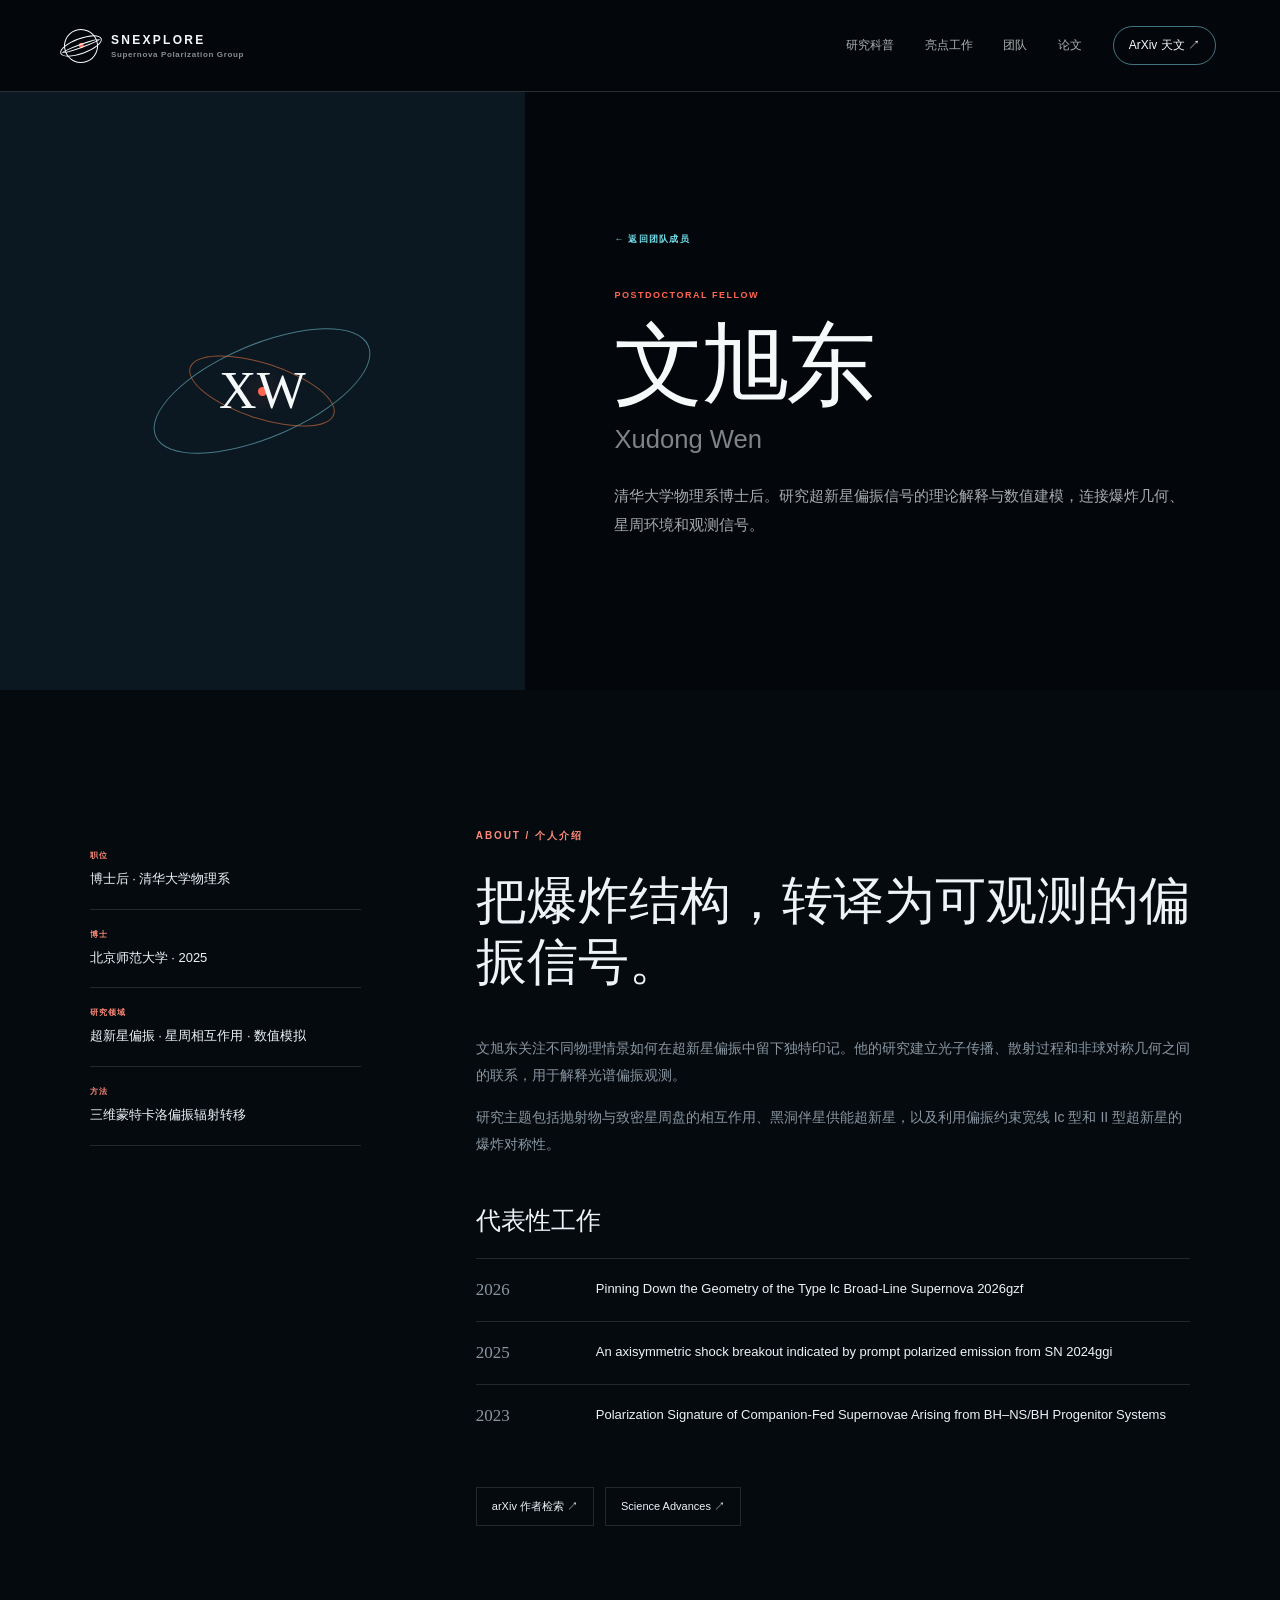
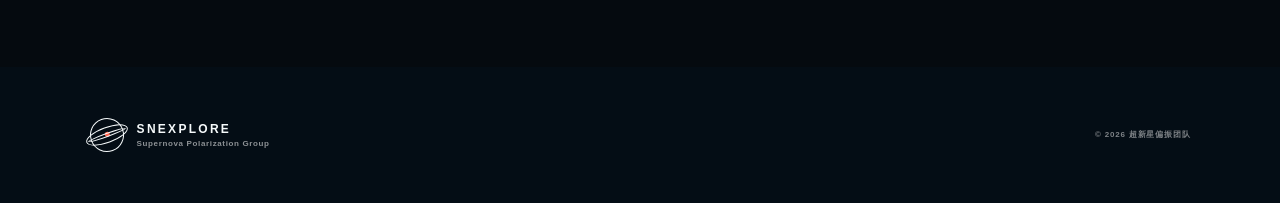
<file: people/xudong-wen.html>
<!doctype html>
<html lang="zh-CN">
<head>
  <meta charset="utf-8">
  <meta name="viewport" content="width=device-width, initial-scale=1">
  <meta name="theme-color" content="#10251d">
  <meta name="description" content="文旭东（Xudong Wen），清华大学物理系博士后，研究超新星偏振的理论解释和数值建模。">
  <meta property="og:title" content="文旭东 Xudong Wen | 超新星偏振团队">
  <meta property="og:description" content="研究超新星偏振、星周相互作用和三维蒙特卡洛辐射转移。">
  <meta property="og:type" content="profile">
  <meta property="og:url" content="https://snexplore.github.io/Supernova-Research-Group/people/xudong-wen.html">
  <meta name="twitter:card" content="summary">
  <meta name="twitter:title" content="文旭东 Xudong Wen | 超新星偏振团队">
  <meta name="twitter:description" content="研究超新星偏振、星周相互作用和三维蒙特卡洛辐射转移。">
  <title>文旭东 Xudong Wen | 超新星偏振团队</title>
  <link rel="icon" href="../images/favicon.png">
  <link rel="stylesheet" href="../css/team.css">
  <script>document.documentElement.classList.add('js')</script>
  <script src="../js/team.js" defer></script>
</head>
<body class="profile-page">
  <a class="skip-link" href="#main">跳到主要内容</a>
  <header class="site-header profile-header" data-header>
    <a class="brand" href="../index.html" aria-label="返回超新星偏振团队首页"><span class="brand-mark" aria-hidden="true"><i></i></span><span><b>SNEXPLORE</b><small>Supernova Polarization Group</small></span></a>
    <button class="menu-toggle" type="button" aria-expanded="false" aria-controls="site-nav">菜单</button>
    <nav id="site-nav" aria-label="主导航"><a href="../research.html">研究科普</a><a href="../highlights.html">亮点工作</a><a href="../index.html#people">团队</a><a href="../index.html#publications">论文</a><a class="nav-cta" href="https://arxiv.org/list/astro-ph/recent" target="_blank" rel="noopener">ArXiv 天文 ↗</a></nav>
  </header>
  <main class="profile-main" id="main">
    <section class="profile-hero">
      <div class="profile-art portrait-monogram" aria-label="文旭东姓名字母图形"><span>XW</span><i></i></div>
      <div class="profile-summary">
        <a class="back-link" href="../index.html#people">← 返回团队成员</a>
        <p class="profile-role">POSTDOCTORAL FELLOW</p>
        <h1 class="profile-name">文旭东<small>Xudong Wen</small></h1>
        <p class="profile-intro">清华大学物理系博士后。研究超新星偏振信号的理论解释与数值建模，连接爆炸几何、星周环境和观测信号。</p>
      </div>
    </section>
    <section class="profile-body section-pad">
      <dl class="profile-facts">
        <div><dt>职位</dt><dd>博士后 · 清华大学物理系</dd></div>
        <div><dt>博士</dt><dd>北京师范大学 · 2025</dd></div>
        <div><dt>研究领域</dt><dd>超新星偏振 · 星周相互作用 · 数值模拟</dd></div>
        <div><dt>方法</dt><dd>三维蒙特卡洛偏振辐射转移</dd></div>
      </dl>
      <div class="profile-story">
        <p class="section-kicker">ABOUT / 个人介绍</p>
        <h2>把爆炸结构，转译为可观测的偏振信号。</h2>
        <p>文旭东关注不同物理情景如何在超新星偏振中留下独特印记。他的研究建立光子传播、散射过程和非球对称几何之间的联系，用于解释光谱偏振观测。</p>
        <p>研究主题包括抛射物与致密星周盘的相互作用、黑洞伴星供能超新星，以及利用偏振约束宽线 Ic 型和 II 型超新星的爆炸对称性。</p>
        <div class="timeline">
          <h3>代表性工作</h3>
          <div class="timeline-item"><span>2026</span><div>Pinning Down the Geometry of the Type Ic Broad-Line Supernova 2026gzf</div></div>
          <div class="timeline-item"><span>2025</span><div>An axisymmetric shock breakout indicated by prompt polarized emission from SN 2024ggi</div></div>
          <div class="timeline-item"><span>2023</span><div>Polarization Signature of Companion-Fed Supernovae Arising from BH–NS/BH Progenitor Systems</div></div>
        </div>
        <div class="profile-links"><a href="https://arxiv.org/search/?query=Xudong+Wen&searchtype=author" target="_blank" rel="noopener">arXiv 作者检索 ↗</a><a href="https://doi.org/10.1126/sciadv.adx2925" target="_blank" rel="noopener">Science Advances ↗</a></div>
      </div>
    </section>
  </main>
  <footer><a class="brand footer-brand" href="../index.html"><span class="brand-mark" aria-hidden="true"><i></i></span><span><b>SNEXPLORE</b><small>Supernova Polarization Group</small></span></a><p>© 2026 超新星偏振团队</p></footer>
</body>
</html>
</file>
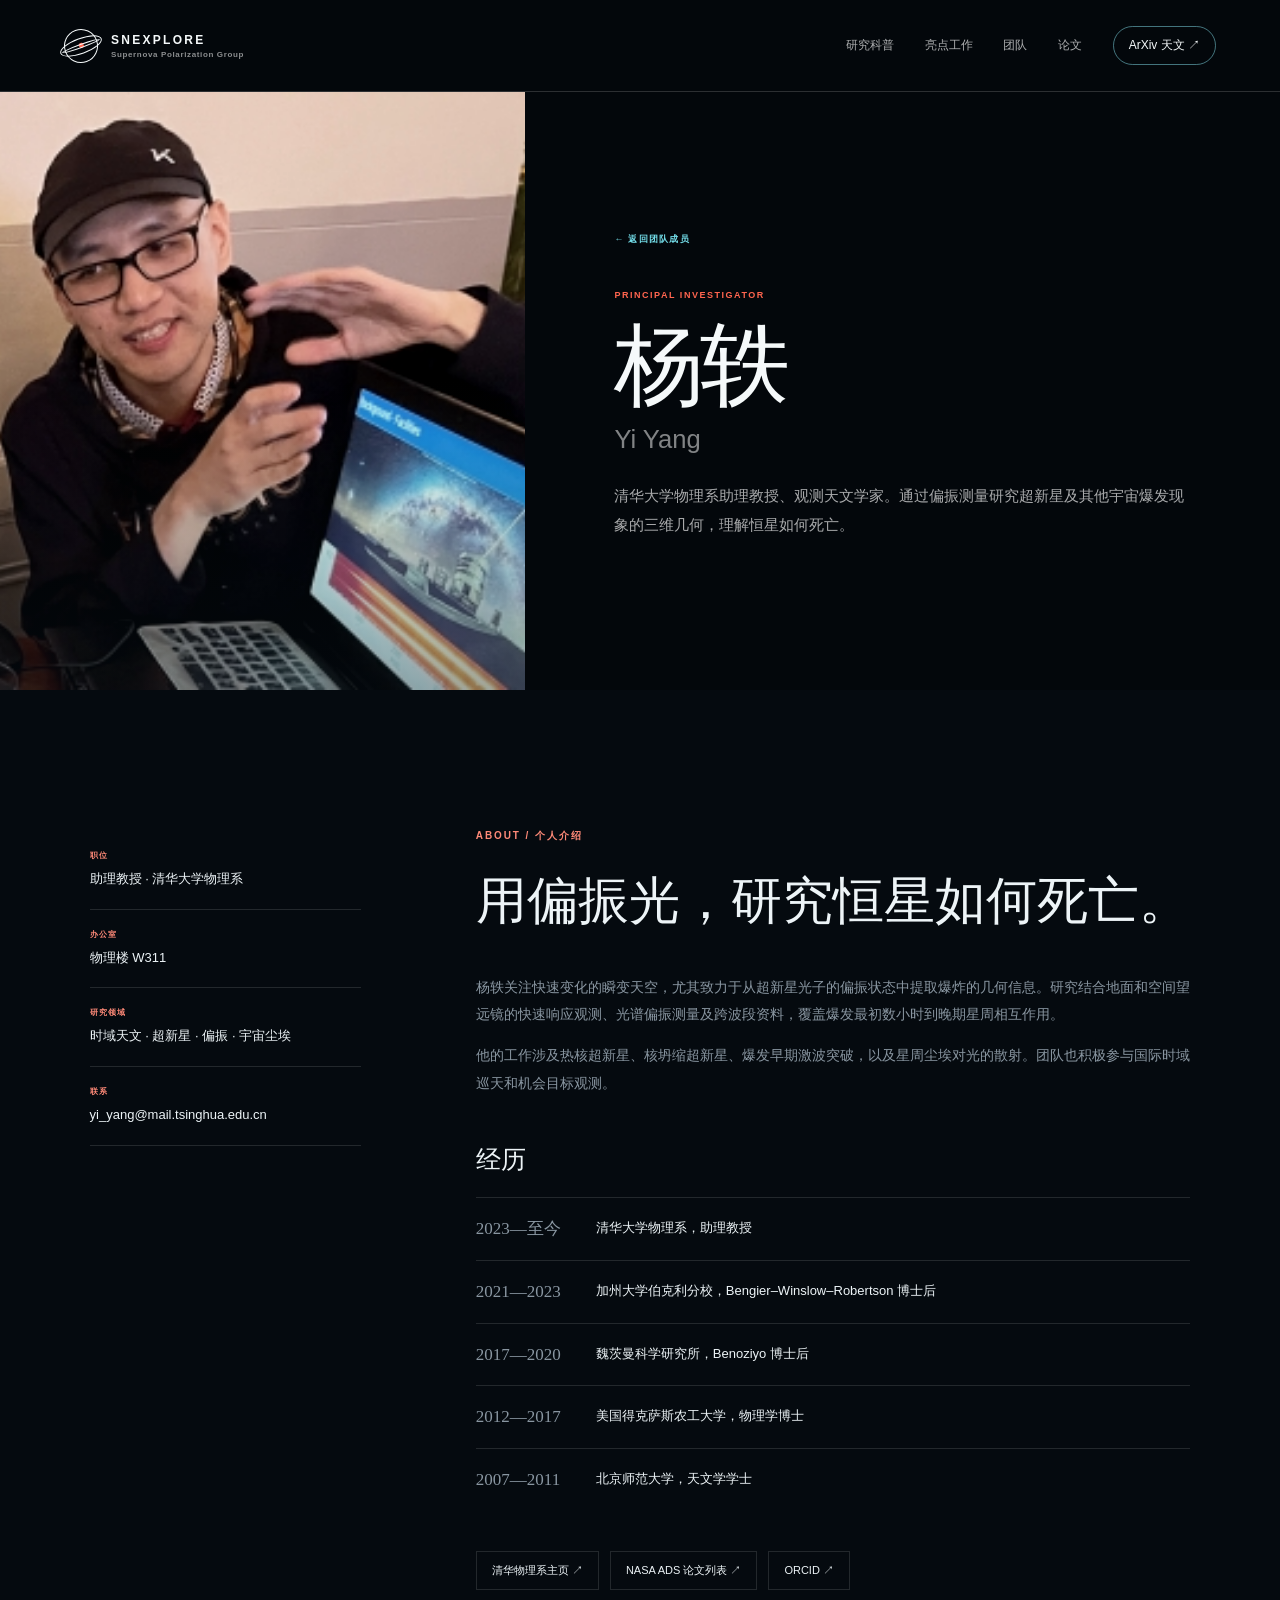
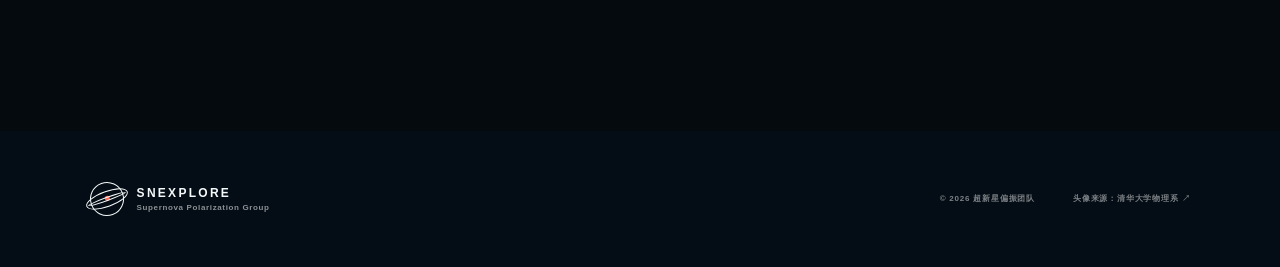
<file: people/yi-yang.html>
<!doctype html>
<html lang="zh-CN">
<head>
  <meta charset="utf-8">
  <meta name="viewport" content="width=device-width, initial-scale=1">
  <meta name="theme-color" content="#10251d">
  <meta name="description" content="杨轶（Yi Yang），清华大学物理系助理教授，超新星偏振团队负责人。">
  <meta property="og:title" content="杨轶 Yi Yang | 超新星偏振团队">
  <meta property="og:description" content="观测天文学家，使用偏振光研究恒星如何爆炸。">
  <meta property="og:type" content="profile">
  <meta property="og:url" content="https://snexplore.github.io/Supernova-Research-Group/people/yi-yang.html">
  <meta property="og:image" content="https://snexplore.github.io/Supernova-Research-Group/images/yi-yang-official.jpg">
  <meta name="twitter:card" content="summary_large_image">
  <meta name="twitter:title" content="杨轶 Yi Yang | 超新星偏振团队">
  <meta name="twitter:description" content="观测天文学家，使用偏振光研究恒星如何爆炸。">
  <title>杨轶 Yi Yang | 超新星偏振团队</title>
  <link rel="icon" href="../images/favicon.png">
  <link rel="stylesheet" href="../css/team.css">
  <script>document.documentElement.classList.add('js')</script>
  <script src="../js/team.js" defer></script>
</head>
<body class="profile-page">
  <a class="skip-link" href="#main">跳到主要内容</a>
  <header class="site-header profile-header" data-header>
    <a class="brand" href="../index.html" aria-label="返回超新星偏振团队首页"><span class="brand-mark" aria-hidden="true"><i></i></span><span><b>SNEXPLORE</b><small>Supernova Polarization Group</small></span></a>
    <button class="menu-toggle" type="button" aria-expanded="false" aria-controls="site-nav">菜单</button>
    <nav id="site-nav" aria-label="主导航"><a href="../research.html">研究科普</a><a href="../highlights.html">亮点工作</a><a href="../index.html#people">团队</a><a href="../index.html#publications">论文</a><a class="nav-cta" href="https://arxiv.org/list/astro-ph/recent" target="_blank" rel="noopener">ArXiv 天文 ↗</a></nav>
  </header>
  <main class="profile-main" id="main">
    <section class="profile-hero">
      <div class="profile-art profile-photo"><img src="../images/yi-yang-official.jpg" alt="杨轶，清华大学物理系助理教授"></div>
      <div class="profile-summary">
        <a class="back-link" href="../index.html#people">← 返回团队成员</a>
        <p class="profile-role">PRINCIPAL INVESTIGATOR</p>
        <h1 class="profile-name">杨轶<small>Yi Yang</small></h1>
        <p class="profile-intro">清华大学物理系助理教授、观测天文学家。通过偏振测量研究超新星及其他宇宙爆发现象的三维几何，理解恒星如何死亡。</p>
      </div>
    </section>
    <section class="profile-body section-pad">
      <dl class="profile-facts">
        <div><dt>职位</dt><dd>助理教授 · 清华大学物理系</dd></div>
        <div><dt>办公室</dt><dd>物理楼 W311</dd></div>
        <div><dt>研究领域</dt><dd>时域天文 · 超新星 · 偏振 · 宇宙尘埃</dd></div>
        <div><dt>联系</dt><dd><a href="mailto:yi_yang@mail.tsinghua.edu.cn">yi_yang@mail.tsinghua.edu.cn</a></dd></div>
      </dl>
      <div class="profile-story">
        <p class="section-kicker">ABOUT / 个人介绍</p>
        <h2>用偏振光，研究恒星如何死亡。</h2>
        <p>杨轶关注快速变化的瞬变天空，尤其致力于从超新星光子的偏振状态中提取爆炸的几何信息。研究结合地面和空间望远镜的快速响应观测、光谱偏振测量及跨波段资料，覆盖爆发最初数小时到晚期星周相互作用。</p>
        <p>他的工作涉及热核超新星、核坍缩超新星、爆发早期激波突破，以及星周尘埃对光的散射。团队也积极参与国际时域巡天和机会目标观测。</p>
        <div class="timeline">
          <h3>经历</h3>
          <div class="timeline-item"><span>2023—至今</span><div>清华大学物理系，助理教授</div></div>
          <div class="timeline-item"><span>2021—2023</span><div>加州大学伯克利分校，Bengier–Winslow–Robertson 博士后</div></div>
          <div class="timeline-item"><span>2017—2020</span><div>魏茨曼科学研究所，Benoziyo 博士后</div></div>
          <div class="timeline-item"><span>2012—2017</span><div>美国得克萨斯农工大学，物理学博士</div></div>
          <div class="timeline-item"><span>2007—2011</span><div>北京师范大学，天文学学士</div></div>
        </div>
        <div class="profile-links"><a href="https://www.phys.tsinghua.edu.cn/info/1101/5858.htm" target="_blank" rel="noopener">清华物理系主页 ↗</a><a href="https://ui.adsabs.harvard.edu/public-libraries/lmltK2eiSIqWNGR-h2XAeg" target="_blank" rel="noopener">NASA ADS 论文列表 ↗</a><a href="https://orcid.org/0000-0002-6535-8500" target="_blank" rel="noopener">ORCID ↗</a></div>
      </div>
    </section>
  </main>
  <footer><a class="brand footer-brand" href="../index.html"><span class="brand-mark" aria-hidden="true"><i></i></span><span><b>SNEXPLORE</b><small>Supernova Polarization Group</small></span></a><p>© 2026 超新星偏振团队</p><p><a href="https://www.phys.tsinghua.edu.cn/info/1101/5858.htm" target="_blank" rel="noopener">头像来源：清华大学物理系 ↗</a></p></footer>
</body>
</html>
</file>
<file: css/team.css>
:root {
  --night: #03070b;
  --night-2: #071019;
  --night-3: #0b1822;
  --paper: #050a0f;
  --paper-2: #080f15;
  --ink: #edf4f7;
  --muted: #8996a1;
  --copper: #ff654f;
  --copper-dark: #ff8a78;
  --cyan: #73dce8;
  --ivory: #f5f9fa;
  --line: rgba(255, 255, 255, 0.12);
  --line-dark: rgba(255, 255, 255, 0.16);
  --serif: Georgia, "Noto Serif SC", "Songti SC", SimSun, serif;
  --sans: Inter, "Noto Sans SC", "Microsoft YaHei", Arial, sans-serif;
}

* { box-sizing: border-box; }
html { scroll-behavior: smooth; }
body {
  margin: 0;
  background: var(--paper);
  color: var(--ink);
  font-family: var(--sans);
  -webkit-font-smoothing: antialiased;
}
a { color: inherit; text-decoration: none; }
button { font: inherit; }
img { display: block; max-width: 100%; }
h1, h2, h3, p { margin-top: 0; }
::selection { color: var(--ivory); background: var(--copper-dark); }

.skip-link {
  position: fixed;
  top: -80px;
  left: 16px;
  z-index: 100;
  padding: 11px 15px;
  color: var(--night);
  background: var(--cyan);
}
.skip-link:focus { top: 14px; }

.site-header {
  position: absolute;
  inset: 0 0 auto;
  z-index: 20;
  display: flex;
  align-items: center;
  justify-content: space-between;
  height: 92px;
  padding: 0 clamp(24px, 5vw, 78px);
  color: var(--ivory);
  border-bottom: 1px solid var(--line-dark);
  transition: background .25s ease, height .25s ease, box-shadow .25s ease;
}
.site-header.scrolled {
  position: fixed;
  height: 70px;
  background: rgba(3, 7, 11, .94);
  backdrop-filter: blur(18px);
  box-shadow: 0 12px 38px rgba(0, 0, 0, .16);
}
.brand { display: inline-flex; align-items: center; gap: 13px; }
.brand > span:last-child { display: grid; gap: 3px; }
.brand b { font-size: 12px; letter-spacing: .19em; }
.brand small {
  color: rgba(255, 255, 255, .55);
  font-size: 8px;
  font-weight: 600;
  letter-spacing: .08em;
}
.brand-mark {
  position: relative;
  width: 34px;
  height: 34px;
  flex: 0 0 auto;
  border: 1px solid currentColor;
  border-radius: 50%;
  transform: rotate(-20deg);
}
.brand-mark::before,
.brand-mark::after {
  position: absolute;
  content: "";
  border: 1px solid currentColor;
  border-radius: 50%;
}
.brand-mark::before { inset: 8px -6px; }
.brand-mark::after { inset: 14px -4px; }
.brand-mark i {
  position: absolute;
  top: 13px;
  left: 14px;
  width: 5px;
  height: 5px;
  border-radius: 50%;
  background: var(--copper);
}
.site-header nav {
  display: flex;
  align-items: center;
  gap: clamp(17px, 2.4vw, 38px);
  font-size: 12px;
}
.site-header nav a { color: rgba(255, 255, 255, .68); transition: color .2s ease; }
.site-header nav a:hover,
.site-header nav a:focus { color: var(--ivory); }
.nav-cta {
  padding: 10px 15px;
  color: var(--ivory) !important;
  border: 1px solid rgba(120, 206, 219, .55);
  border-radius: 999px;
}
.menu-toggle {
  display: none;
  padding: 8px;
  color: inherit;
  background: none;
  border: 0;
  font-size: 11px;
  letter-spacing: .14em;
}

.hero {
  position: relative;
  min-height: 800px;
  height: max(800px, 100svh);
  overflow: hidden;
  color: var(--ivory);
  background: var(--night);
}
.hero-image {
  position: absolute;
  inset: 0;
  width: 100%;
  height: 100%;
  object-fit: cover;
  object-position: center;
  filter: saturate(.88) contrast(1.03);
}
.polarization-overlay {
  position: absolute;
  inset: 0;
  z-index: 1;
  width: 100%;
  height: 100%;
  color: var(--cyan);
  pointer-events: none;
}
.polarization-overlay g {
  fill: none;
  stroke: currentColor;
  stroke-width: 2;
  stroke-linecap: round;
  opacity: .76;
  filter: drop-shadow(0 0 4px rgba(115, 220, 232, .8));
}
.hero-scrim {
  position: absolute;
  inset: 0;
  z-index: 2;
  background:
    linear-gradient(90deg, rgba(3, 11, 19, .96) 0%, rgba(4, 13, 22, .84) 30%, rgba(4, 13, 22, .2) 63%, rgba(3, 11, 19, .16) 100%),
    linear-gradient(0deg, rgba(2, 8, 14, .74) 0%, transparent 42%),
    linear-gradient(180deg, rgba(2, 8, 14, .4) 0%, transparent 28%);
}
.hero-copy {
  position: relative;
  z-index: 3;
  width: min(740px, 58vw);
  padding: clamp(180px, 24vh, 250px) 0 80px clamp(28px, 7vw, 112px);
}
.eyebrow,
.section-kicker {
  display: flex;
  align-items: center;
  gap: 11px;
  margin-bottom: 29px;
  color: var(--copper-dark);
  font-size: 10px;
  font-weight: 800;
  line-height: 1;
  letter-spacing: .19em;
  text-transform: uppercase;
}
.eyebrow { color: var(--cyan); }
.eyebrow span { width: 32px; height: 1px; background: currentColor; }
.section-kicker.light { color: var(--cyan); }
.hero h1,
.manifesto h2,
.section-heading h2,
.feature-copy h2,
.contact h2,
.subpage-hero h1,
.profile-name,
.highlight-story h2 {
  font-family: var(--serif);
  font-weight: 400;
  letter-spacing: -.045em;
}
.hero h1 {
  max-width: 760px;
  margin-bottom: 30px;
  font-size: clamp(54px, 6.4vw, 102px);
  line-height: 1.03;
}
.hero-lead {
  max-width: 590px;
  margin-bottom: 0;
  color: rgba(251, 248, 239, .7);
  font-size: 16px;
  line-height: 1.9;
}
.hero-actions { display: flex; align-items: center; gap: 20px; margin-top: 42px; }
.button {
  display: inline-flex;
  align-items: center;
  justify-content: center;
  gap: 24px;
  min-height: 50px;
  padding: 0 20px;
  font-size: 13px;
  font-weight: 700;
  transition: transform .2s ease, background .2s ease, border-color .2s ease;
}
.button:hover { transform: translateY(-2px); }
.button.primary { color: var(--night); background: var(--cyan); }
.button.primary:hover { background: #a8e4eb; }
.button.ghost { color: var(--ivory); border: 1px solid rgba(255, 255, 255, .3); }
.hero-note {
  position: absolute;
  right: clamp(26px, 5vw, 78px);
  bottom: 40px;
  z-index: 3;
  width: min(330px, 33vw);
  padding-top: 14px;
  border-top: 1px solid rgba(120, 206, 219, .6);
}
.hero-note span {
  color: var(--cyan);
  font-size: 9px;
  font-weight: 800;
  letter-spacing: .18em;
}
.hero-note p {
  margin: 9px 0 0;
  color: rgba(251, 248, 239, .6);
  font-size: 11px;
  line-height: 1.65;
}
.hero-index {
  position: absolute;
  right: 5vw;
  top: 18%;
  z-index: 3;
  color: rgba(255, 255, 255, .2);
  font: 400 12px/1 var(--serif);
  letter-spacing: .18em;
  writing-mode: vertical-rl;
}

.signal-strip {
  display: grid;
  grid-template-columns: 1.15fr repeat(3, 1fr);
  min-height: 150px;
  background: #060c12;
  border-bottom: 1px solid var(--line);
}
.signal-strip > * {
  display: flex;
  align-items: center;
  padding: 27px clamp(22px, 3vw, 48px);
  border-right: 1px solid var(--line);
}
.signal-strip > *:last-child { border-right: 0; }
.signal-strip > p {
  margin: 0;
  color: var(--muted);
  font-size: 9px;
  font-weight: 800;
  letter-spacing: .18em;
}
.signal-strip div { gap: 22px; }
.signal-strip strong {
  color: var(--copper);
  font: 400 42px/1 var(--serif);
}
.signal-strip span { font-size: 12px; line-height: 1.65; }

.section-pad { padding: clamp(92px, 11vw, 166px) clamp(28px, 7vw, 112px); }
.manifesto {
  display: grid;
  grid-template-columns: minmax(0, 1.12fr) minmax(340px, .88fr);
  gap: 9vw;
  align-items: center;
  min-height: 670px;
}
.manifesto h2,
.section-heading h2,
.feature-copy h2,
.contact h2 {
  margin-bottom: 0;
  font-size: clamp(44px, 5.1vw, 76px);
  line-height: 1.12;
}
.manifesto-copy > p {
  color: var(--muted);
  font-size: 15px;
  line-height: 2;
}
.vector-legend {
  position: relative;
  width: min(340px, 100%);
  aspect-ratio: 1.65;
  margin-top: 48px;
  border: 1px solid var(--line);
  border-radius: 50%;
  transform: rotate(-8deg);
}
.vector-legend::before,
.vector-legend::after {
  position: absolute;
  inset: 16%;
  content: "";
  border: 1px solid rgba(213, 111, 62, .34);
  border-radius: 50%;
}
.vector-legend::after { inset: 32%; }
.legend-core {
  position: absolute;
  left: 50%;
  top: 50%;
  width: 11px;
  height: 11px;
  border-radius: 50%;
  background: var(--copper);
  transform: translate(-50%, -50%);
  box-shadow: 0 0 30px rgba(213, 111, 62, .55);
}
.vector-legend i {
  position: absolute;
  width: 28px;
  height: 2px;
  background: var(--cyan);
  transform: translate(-50%, -50%);
}
.vector-legend i:nth-of-type(1) { left: 88%; top: 50%; transform: translate(-50%, -50%) rotate(90deg); }
.vector-legend i:nth-of-type(2) { left: 77%; top: 77%; transform: translate(-50%, -50%) rotate(135deg); }
.vector-legend i:nth-of-type(3) { left: 50%; top: 90%; transform: translate(-50%, -50%) rotate(180deg); }
.vector-legend i:nth-of-type(4) { left: 23%; top: 77%; transform: translate(-50%, -50%) rotate(225deg); }
.vector-legend b {
  position: absolute;
  right: 0;
  bottom: -28px;
  color: var(--muted);
  font-size: 9px;
  letter-spacing: .14em;
}

.research { padding-top: 40px; }
.section-heading {
  display: grid;
  grid-template-columns: minmax(0, 1.25fr) minmax(300px, .75fr);
  gap: 8vw;
  align-items: end;
  margin-bottom: 72px;
}
.section-heading > p {
  max-width: 500px;
  margin-bottom: 7px;
  color: var(--muted);
  font-size: 14px;
  line-height: 1.9;
}
.text-link { display: inline-block; margin-top: 12px; color: var(--cyan); border-bottom: 1px solid rgba(115,220,232,.42); font-size: 10px; font-weight: 700; }
.research-grid { display: grid; grid-template-columns: repeat(3, 1fr); border: 1px solid var(--line); }
.research-card {
  position: relative;
  min-height: 590px;
  padding: 31px;
  overflow: hidden;
  border-right: 1px solid var(--line);
  transition: color .3s ease, background .3s ease;
}
.research-card:last-child { border-right: 0; }
.research-card:hover { color: var(--ivory); background: var(--night-2); }
.research-card:hover p,
.research-card:hover small,
.research-card:hover .research-top em { color: rgba(255, 255, 255, .62); }
.research-top { display: flex; align-items: center; justify-content: space-between; }
.research-top span { color: var(--copper); font: 400 28px/1 var(--serif); }
.research-top em { color: var(--muted); font-size: 8px; font-style: normal; font-weight: 800; letter-spacing: .14em; }
.research-card h3 { margin-bottom: 17px; font: 400 28px/1.25 var(--serif); }
.research-card p { min-height: 112px; color: var(--muted); font-size: 13px; line-height: 1.8; }
.research-card small { color: var(--muted); font-size: 8px; font-weight: 800; letter-spacing: .14em; }
.research-plot { margin: 30px 0 27px; }
.research-plot svg { display: block; width: 100%; height: auto; padding: 10px; border: 1px solid var(--line); background: rgba(0,0,0,.17); }
.research-plot figcaption { min-height: 30px; margin-top: 10px; color: var(--muted); font-size: 8px; line-height: 1.6; }
.research-plot path { fill: none; }
.research-plot .plot-axis { stroke: rgba(255,255,255,.4); stroke-width: 1.1; }
.research-plot .plot-grid { stroke: rgba(255,255,255,.075); stroke-width: 1; }
.research-plot .plot-primary { stroke: var(--cyan); stroke-width: 2.6; }
.research-plot .plot-secondary { stroke: rgba(255,255,255,.45); stroke-width: 1.5; }
.research-plot .plot-marker { stroke: var(--copper); stroke-width: 1; stroke-dasharray: 4 4; }
.research-plot circle { fill: var(--copper); stroke: var(--night); stroke-width: 2; }
.research-plot text { fill: var(--muted); font: 7px var(--sans); font-weight: 700; letter-spacing: .09em; }
.card-link { display: inline-block; padding-bottom: 5px; color: var(--cyan); border-bottom: 1px solid rgba(115,220,232,.34); font-size: 8px; font-weight: 800; letter-spacing: .11em; }
.research-card:hover .research-plot svg { border-color: rgba(115,220,232,.27); }

.featured-work {
  position: relative;
  display: grid;
  grid-template-columns: minmax(0, 1.05fr) minmax(420px, .95fr);
  min-height: 720px;
  color: var(--ivory);
  background: var(--night-2);
  overflow: hidden;
}
.featured-work::before {
  position: absolute;
  inset: 0;
  content: "";
  background:
    linear-gradient(90deg, rgba(3, 7, 11, .98) 0%, rgba(3, 7, 11, .9) 40%, rgba(3, 7, 11, .52) 72%, rgba(3, 7, 11, .38) 100%),
    linear-gradient(0deg, rgba(3, 7, 11, .74), transparent 60%),
    url("../images/sn2024ggi-eso-art-v1.jpg") 68% center / cover no-repeat;
}
.feature-label {
  position: absolute;
  top: 35px;
  left: 0;
  z-index: 2;
  padding: 10px 15px;
  color: var(--night);
  background: var(--copper);
  font-size: 8px;
  font-weight: 800;
  letter-spacing: .15em;
}
.feature-copy {
  position: relative;
  z-index: 1;
  align-self: center;
  padding: 120px clamp(32px, 7vw, 112px);
}
.feature-copy > p:not(.section-kicker) {
  max-width: 690px;
  margin: 31px 0 37px;
  color: rgba(251, 248, 239, .66);
  font-size: 14px;
  line-height: 1.95;
}
.feature-actions { display: flex; flex-wrap: wrap; align-items: center; gap: 20px; }
.art-credit { color: rgba(255,255,255,.55); font-size: 9px; line-height: 1.6; }
.art-credit:hover { color: var(--cyan); }
.feature-media {
  position: relative;
  z-index: 1;
  align-self: center;
  margin: 105px clamp(28px, 5vw, 72px) 72px 0;
  padding: 12px;
  background: rgba(3, 7, 11, .72);
  border-left: 1px solid var(--line-dark);
  backdrop-filter: blur(16px);
}
.feature-media video { display: block; width: 100%; aspect-ratio: 16 / 9; object-fit: cover; background: #020406; }
.video-caption { display: flex; justify-content: space-between; gap: 20px; padding: 18px 8px 16px; border-bottom: 1px solid var(--line-dark); }
.video-caption div { display: grid; gap: 8px; }
.video-caption span,
.feature-brief span { color: var(--cyan); font-size: 8px; font-weight: 800; letter-spacing: .14em; }
.video-caption strong { font: 400 17px/1.35 var(--serif); }
.video-caption > a { align-self: end; color: rgba(255,255,255,.58); font-size: 9px; line-height: 1.5; text-align: right; }
.video-caption > a:hover { color: var(--cyan); }
.feature-brief { display: grid; grid-template-columns: 1fr 1fr; }
.feature-brief > div { display: grid; gap: 9px; padding: 18px 8px 8px; }
.feature-brief > div + div { padding-left: 22px; border-left: 1px solid var(--line-dark); }
.feature-brief strong { font: 400 27px/1 var(--serif); }
.qu-field {
  position: relative;
  grid-column: 1 / -1;
  height: 250px;
  border: 1px solid var(--line-dark);
  background-image: linear-gradient(rgba(255,255,255,.055) 1px,transparent 1px), linear-gradient(90deg,rgba(255,255,255,.055) 1px,transparent 1px);
  background-size: 32px 32px;
}
.qu-field::before,
.qu-field::after { position: absolute; content: ""; background: rgba(255, 255, 255, .28); }
.qu-field::before { left: 50%; top: 0; width: 1px; height: 100%; }
.qu-field::after { left: 0; top: 50%; width: 100%; height: 1px; }
.qu-field span:first-child { position: absolute; right: 8px; top: 52%; }
.qu-field span:nth-child(2) { position: absolute; left: 52%; top: 8px; }
.qu-field i {
  position: absolute;
  left: 28%;
  top: 32%;
  width: 46%;
  height: 34%;
  border: 1px solid var(--cyan);
  border-radius: 50%;
  transform: rotate(28deg);
}
.qu-field b { position: absolute; left: 55%; top: 48%; width: 8px; height: 8px; border-radius: 50%; background: var(--copper); }

.people { background: var(--paper-2); }
.people-layout { display: grid; grid-template-columns: minmax(0, 1.16fr) minmax(390px, .84fr); gap: 20px; }
.leadership-grid { display: grid; grid-template-columns: 1.08fr .92fr; gap: 18px; }
.leader-card {
  display: grid;
  grid-template-columns: minmax(210px, .8fr) minmax(290px, 1.2fr);
  min-height: 420px;
  background: var(--paper);
  border: 1px solid var(--line);
}
.pi-card { min-height: 540px; }
.pi-card .leader-photo { min-height: 540px; }
.leader-photo { position: relative; min-height: 420px; overflow: hidden; background: #c9b4a7; }
.leader-photo::after { position: absolute; inset: 0; content: ""; box-shadow: inset 0 0 0 1px rgba(255,255,255,.12); background: linear-gradient(0deg, rgba(7,19,31,.38), transparent 45%); }
.leader-photo img { width: 100%; height: 100%; object-fit: cover; object-position: 50% 42%; filter: saturate(.75) contrast(1.03); transition: transform .45s ease; }
.leader-photo:hover img { transform: scale(1.025); }
.leader-photo > span { position: absolute; z-index: 1; left: 20px; bottom: 18px; color: white; font-size: 9px; font-weight: 800; letter-spacing: .16em; }
.leader-info { display: flex; flex-direction: column; justify-content: center; padding: 36px; }
.leader-info > p:first-child { color: var(--copper-dark); font-size: 8px; font-weight: 800; letter-spacing: .15em; }
.leader-info h3 { margin: 13px 0 9px; font: 400 35px/1.15 var(--serif); }
.leader-info h3 small { display: block; margin-top: 8px; color: var(--muted); font: 400 14px/1 var(--sans); letter-spacing: .03em; }
.leader-info .role { color: var(--ink); font-size: 12px; font-weight: 700; }
.leader-info > p:not(:first-child) { margin: 25px 0 0; color: var(--muted); font-size: 12px; line-height: 1.85; }
.person-links { display: flex; flex-wrap: wrap; gap: 16px; margin-top: 28px; }
.person-links a { padding-bottom: 5px; border-bottom: 1px solid var(--line); font-size: 11px; font-weight: 700; }
.fellow-card { grid-template-columns: minmax(180px, .68fr) minmax(250px, 1.32fr); }
.portrait-monogram {
  position: relative;
  display: grid;
  place-items: center;
  min-height: 420px;
  overflow: hidden;
  color: var(--ivory);
  background: var(--night-3);
}
.portrait-monogram::before,
.portrait-monogram::after {
  position: absolute;
  content: "";
  width: 230px;
  height: 92px;
  border: 1px solid rgba(120, 206, 219, .55);
  border-radius: 50%;
  transform: rotate(-23deg);
}
.portrait-monogram::after { width: 150px; height: 54px; border-color: rgba(213, 111, 62, .65); transform: rotate(18deg); }
.portrait-monogram span { position: relative; z-index: 1; font: 400 52px/1 var(--serif); }
.portrait-monogram i { position: absolute; width: 9px; height: 9px; border-radius: 50%; background: var(--copper); box-shadow: 0 0 26px var(--copper); }
.member-grid { display: grid; grid-template-columns: repeat(4, 1fr); margin-top: 18px; border: 1px solid var(--line); }
.member-card { position: relative; min-height: 290px; padding: 25px; border-right: 1px solid var(--line); background: rgba(255,255,255,.16); }
.member-card:last-child { border-right: 0; }
.member-index { position: absolute; right: 20px; top: 20px; color: var(--muted); font: 400 16px/1 var(--serif); }
.member-avatar {
  display: grid;
  place-items: center;
  width: 86px;
  height: 86px;
  margin: 29px 0 40px;
  border: 1px solid rgba(120, 206, 219, .8);
  border-radius: 50%;
  color: var(--night);
  font: 400 30px/1 var(--serif);
  box-shadow: 18px -9px 0 -17px var(--copper);
}
.member-card p { margin-bottom: 9px; color: var(--copper-dark); font-size: 8px; font-weight: 800; letter-spacing: .14em; }
.member-card h3 { margin-bottom: 7px; font: 400 25px/1.2 var(--serif); }
.member-card > span:last-child { color: var(--muted); font-size: 11px; }
.roster-panel { border: 1px solid var(--line); background: rgba(255,255,255,.018); }
.roster-group + .roster-group { border-top: 1px solid var(--line); }
.roster-label { margin: 0; padding: 25px 28px; color: var(--copper-dark); border-bottom: 1px solid var(--line); font-size: 8px; font-weight: 800; letter-spacing: .16em; }
.roster-row { display: grid; grid-template-columns: 48px minmax(0, 1fr) 24px; gap: 18px; align-items: center; min-height: 86px; padding: 18px 27px; border-bottom: 1px solid var(--line); }
.roster-row:last-child { border-bottom: 0; }
.roster-initial { display: grid; place-items: center; width: 42px; height: 42px; color: var(--cyan); border: 1px solid rgba(115, 220, 232, .45); border-radius: 50%; font: 400 12px/1 var(--serif); }
.roster-row h3 { margin: 0 0 6px; font: 400 19px/1.25 var(--serif); }
.roster-row h3 small { margin-left: 5px; color: var(--muted); font: 400 10px/1 var(--sans); }
.roster-row p { margin: 0; color: var(--muted); font-size: 9px; line-height: 1.55; }
.roster-row > a,
.roster-row > span:last-child { color: var(--muted); font-size: 10px; text-align: right; }
.roster-row > a:hover { color: var(--cyan); }

.publications { background: var(--paper); }
.publication-heading a { color: var(--copper-dark); border-bottom: 1px solid currentColor; }
.publication-tools { display: flex; align-items: center; justify-content: space-between; padding-bottom: 22px; border-bottom: 1px solid var(--line); }
.filter-group { display: flex; flex-wrap: wrap; gap: 8px; }
.filter {
  padding: 9px 14px;
  color: var(--muted);
  background: transparent;
  border: 1px solid var(--line);
  border-radius: 999px;
  font-size: 10px;
  cursor: pointer;
}
.filter.active,
.filter:hover { color: var(--night); background: var(--ivory); border-color: var(--ivory); }
.publication-count { color: var(--muted); font-size: 9px; font-weight: 800; letter-spacing: .13em; }
.publication-list { margin: 0; padding: 0; list-style: none; }
.publication-list li {
  display: grid;
  grid-template-columns: 86px minmax(0, 1fr) 48px;
  gap: 30px;
  align-items: start;
  padding: 32px 0;
  border-bottom: 1px solid var(--line);
}
.publication-list li[hidden] { display: none; }
.pub-year { color: var(--copper-dark); font: 400 23px/1 var(--serif); }
.publication-list li p { margin-bottom: 11px; color: var(--muted); font-size: 8px; font-weight: 800; letter-spacing: .14em; }
.publication-list h3 { margin-bottom: 10px; font: 400 clamp(17px, 1.7vw, 24px)/1.4 var(--serif); }
.publication-list div > span { color: var(--muted); font-size: 11px; line-height: 1.65; }
.publication-list div > span b { color: var(--ink); }
.publication-list li > a {
  display: grid;
  place-items: center;
  width: 42px;
  height: 42px;
  border: 1px solid var(--line);
  border-radius: 50%;
  transition: background .2s ease, color .2s ease, transform .2s ease;
}
.publication-list li > a:hover { color: var(--ivory); background: var(--copper); border-color: var(--copper); transform: rotate(8deg); }

.arxiv-band {
  display: grid;
  grid-template-columns: 1fr 1fr auto;
  gap: 6vw;
  align-items: center;
  padding: 70px clamp(28px, 7vw, 112px);
  color: var(--ivory);
  background: #081822;
  border-top: 1px solid var(--line);
  border-bottom: 1px solid var(--line);
}
.arxiv-band p { margin: 0; color: rgba(255,255,255,.72); font-size: 12px; line-height: 1.8; }
.arxiv-band div p { margin-bottom: 12px; font-size: 8px; font-weight: 800; letter-spacing: .15em; }
.arxiv-band h2 { margin: 0; font: 400 clamp(32px, 3vw, 48px)/1 var(--serif); }
.arxiv-band > a { display: inline-flex; align-items: center; gap: 28px; padding: 15px 18px; border: 1px solid rgba(255,255,255,.45); font-size: 12px; font-weight: 700; white-space: nowrap; }

.contact {
  position: relative;
  display: grid;
  grid-template-columns: minmax(0, 1fr) 270px;
  align-items: end;
  min-height: 650px;
  overflow: hidden;
  color: var(--ivory);
  background: var(--night);
}
.contact-copy { position: relative; z-index: 1; max-width: 800px; }
.contact-copy > p:not(.section-kicker) { max-width: 600px; margin: 30px 0 35px; color: rgba(255,255,255,.62); font-size: 14px; line-height: 1.9; }
.contact address { position: relative; z-index: 1; display: flex; flex-direction: column; gap: 11px; padding-bottom: 8px; color: rgba(255,255,255,.55); font-size: 12px; font-style: normal; }
.contact address span:first-child { color: var(--ivory); font-weight: 700; }
.contact-orbit {
  position: absolute;
  right: -17vw;
  top: -18vw;
  width: min(68vw, 850px);
  aspect-ratio: 1;
  border: 1px solid rgba(120, 206, 219, .19);
  border-radius: 50%;
  transform: rotate(-20deg);
}
.contact-orbit::before,
.contact-orbit::after { position: absolute; content: ""; border: 1px solid rgba(120, 206, 219, .15); border-radius: 50%; }
.contact-orbit::before { inset: 16% -8%; }
.contact-orbit::after { inset: 34% -5%; }
.contact-orbit i { position: absolute; width: 7px; height: 7px; border-radius: 50%; background: var(--copper); }
.contact-orbit i:first-child { left: 7%; top: 43%; }
.contact-orbit i:nth-child(2) { right: 18%; top: 10%; }
.contact-orbit i:nth-child(3) { right: 8%; bottom: 31%; }

footer {
  display: flex;
  align-items: center;
  gap: 38px;
  min-height: 136px;
  padding: 30px clamp(24px, 7vw, 112px);
  color: rgba(255,255,255,.48);
  background: #040d15;
  font-size: 8px;
  font-weight: 700;
  letter-spacing: .1em;
}
footer p { margin: 0; }
.footer-brand { margin-right: auto; color: var(--ivory); }

/* Highlights */
.subpage { background: var(--paper); }
.subpage-header { position: absolute; background: transparent; }
.subpage-hero {
  position: relative;
  display: grid;
  align-items: end;
  min-height: 690px;
  padding: 170px clamp(28px, 7vw, 112px) 85px;
  overflow: hidden;
  color: var(--ivory);
  background: var(--night);
}
.subpage-hero::before {
  position: absolute;
  inset: 0;
  content: "";
  background: linear-gradient(90deg, rgba(3,7,11,.96), rgba(3,7,11,.62) 52%, rgba(3,7,11,.22)), url("../images/hero-supernova-explosion-v6.png") center / cover no-repeat;
}
.subpage-hero > div { position: relative; z-index: 1; max-width: 860px; }
.subpage-hero h1 { margin-bottom: 26px; font-size: clamp(58px, 7vw, 105px); line-height: .98; }
.subpage-hero .lead { max-width: 650px; margin-bottom: 0; color: rgba(255,255,255,.67); font-size: 15px; line-height: 1.9; }
.subpage-meta { position: absolute; right: 7vw; bottom: 86px; z-index: 1; color: var(--cyan); font-size: 9px; font-weight: 800; letter-spacing: .16em; writing-mode: vertical-rl; }
.highlights-intro {
  display: grid;
  grid-template-columns: .55fr 1.45fr;
  gap: 9vw;
  align-items: start;
  padding-bottom: 80px;
}
.highlights-intro > p:last-child { max-width: 760px; color: var(--muted); font: 400 clamp(24px, 2.6vw, 39px)/1.48 var(--serif); }
.highlight-story {
  display: grid;
  grid-template-columns: minmax(0, .82fr) minmax(0, 1.18fr);
  min-height: 620px;
  border-top: 1px solid var(--line);
}
.highlight-story:nth-child(even) { background: var(--paper-2); }
.highlight-story > aside,
.highlight-story > article { padding: clamp(60px, 8vw, 120px) clamp(28px, 7vw, 112px); }
.highlight-story > aside { position: relative; overflow: hidden; color: var(--ivory); background: var(--night-2); }
.highlight-story > aside::before {
  position: absolute;
  inset: 8%;
  content: "";
  border: 1px solid rgba(120,206,219,.3);
  border-radius: 50%;
  transform: rotate(-20deg);
  box-shadow: 0 0 0 42px rgba(120,206,219,.045), 0 0 0 84px rgba(213,111,62,.04);
}
.highlight-number { position: relative; z-index: 1; color: var(--copper); font: 400 clamp(82px, 10vw, 160px)/.85 var(--serif); }
.highlight-stat {
  position: absolute;
  right: 34px;
  bottom: 34px;
  z-index: 1;
  max-width: 190px;
  padding-top: 15px;
  border-top: 1px solid var(--cyan);
}
.highlight-stat strong { display: block; font: 400 32px/1 var(--serif); }
.highlight-stat span { color: rgba(255,255,255,.55); font-size: 9px; line-height: 1.6; }
.highlight-story article { align-self: center; }
.highlight-story h2 { margin-bottom: 27px; font-size: clamp(38px, 4.2vw, 64px); line-height: 1.13; }
.highlight-story article > p:not(.section-kicker) { color: var(--muted); font-size: 14px; line-height: 1.95; }
.highlight-links { display: flex; flex-wrap: wrap; gap: 12px; margin-top: 36px; }
.highlight-links a { padding: 12px 15px; border: 1px solid var(--line); font-size: 11px; font-weight: 700; }
.highlight-links a:hover { color: var(--ivory); background: var(--night); border-color: var(--night); }
.method-band {
  display: grid;
  grid-template-columns: 1fr 1fr 1fr;
  color: var(--ivory);
  background: var(--night);
}
.method-band div { min-height: 270px; padding: 54px; border-right: 1px solid var(--line-dark); }
.method-band div:last-child { border-right: 0; }
.method-band span { color: var(--cyan); font-size: 9px; font-weight: 800; letter-spacing: .15em; }
.method-band h3 { margin: 28px 0 13px; font: 400 27px/1.2 var(--serif); }
.method-band p { color: rgba(255,255,255,.55); font-size: 12px; line-height: 1.8; }

/* Profile pages */
.profile-page { background: var(--paper); }
.profile-header { position: absolute; background: transparent; }
.profile-main { min-height: 100vh; }
.profile-hero {
  display: grid;
  grid-template-columns: minmax(360px, .82fr) 1.18fr;
  min-height: 690px;
  padding-top: 92px;
  color: var(--ivory);
  background: var(--night);
}
.profile-art { min-height: 598px; }
.profile-photo { position: relative; overflow: hidden; background: #c9b4a7; }
.profile-photo::after { position: absolute; inset: 0; content: ""; background: linear-gradient(0deg, rgba(7,19,31,.38), transparent 52%); }
.profile-photo img { width: 100%; height: 100%; object-fit: cover; object-position: 50% 42%; filter: saturate(.76) contrast(1.04); }
.profile-summary { align-self: center; padding: 90px clamp(32px, 7vw, 112px); }
.back-link { display: inline-block; margin-bottom: 44px; color: var(--cyan); font-size: 9px; font-weight: 800; letter-spacing: .14em; }
.profile-role { color: var(--copper); font-size: 9px; font-weight: 800; letter-spacing: .17em; }
.profile-name { margin: 24px 0 28px; font-size: clamp(60px, 7vw, 108px); line-height: .94; }
.profile-name small { display: block; margin-top: 16px; color: rgba(255,255,255,.5); font: 400 clamp(22px, 2vw, 31px)/1.2 var(--sans); letter-spacing: 0; }
.profile-intro { max-width: 650px; color: rgba(255,255,255,.66); font-size: 15px; line-height: 1.9; }
.profile-body { display: grid; grid-template-columns: minmax(240px, .55fr) minmax(0, 1.45fr); gap: 9vw; }
.profile-facts { margin: 0; }
.profile-facts div { padding: 19px 0; border-bottom: 1px solid var(--line); }
.profile-facts dt { margin-bottom: 8px; color: var(--copper-dark); font-size: 8px; font-weight: 800; letter-spacing: .13em; }
.profile-facts dd { margin: 0; font-size: 13px; line-height: 1.6; }
.profile-story h2 { font: 400 clamp(34px, 4vw, 58px)/1.2 var(--serif); }
.profile-story > p:not(.section-kicker) { max-width: 760px; color: var(--muted); font-size: 14px; line-height: 1.95; }
.timeline { margin-top: 50px; }
.timeline h3 { margin-bottom: 25px; font: 400 25px/1 var(--serif); }
.timeline-item { display: grid; grid-template-columns: 120px 1fr; padding: 19px 0; border-top: 1px solid var(--line); font-size: 13px; line-height: 1.65; }
.timeline-item span { color: var(--muted); font: 400 17px/1.4 var(--serif); }
.profile-links { display: flex; flex-wrap: wrap; gap: 11px; margin-top: 40px; }
.profile-links a { padding: 11px 15px; border: 1px solid var(--line); font-size: 11px; }
.profile-links a:hover { color: var(--ivory); background: var(--night); border-color: var(--night); }
.profile-art.portrait-monogram { min-height: 598px; }

.js .reveal { opacity: 0; transform: translateY(22px); transition: opacity .7s ease, transform .7s ease; }
.js .reveal.visible { opacity: 1; transform: none; }

@media (max-width: 1120px) {
  .hero-copy { width: min(700px, 70vw); }
  .leadership-grid { grid-template-columns: 1fr; }
  .leader-card, .fellow-card { grid-template-columns: minmax(220px, .72fr) minmax(330px, 1.28fr); }
  .research-card { min-height: 450px; }
  .featured-work { grid-template-columns: 1fr; }
  .feature-media { margin: 0 clamp(32px, 7vw, 78px) 70px; border: 1px solid var(--line-dark); }
  .feature-metrics { grid-template-columns: 1fr 1fr 1.3fr; min-height: auto; padding-top: 50px; border-top: 1px solid var(--line-dark); border-left: 0; }
  .feature-metrics .qu-field { grid-column: auto; height: 210px; }
  .member-grid { grid-template-columns: 1fr 1fr; }
  .people-layout { grid-template-columns: 1fr; }
  .member-card:nth-child(2) { border-right: 0; }
  .member-card:nth-child(-n+2) { border-bottom: 1px solid var(--line); }
}

@media (max-width: 850px) {
  .site-header { height: 76px; }
  .site-header.scrolled { height: 66px; }
  .menu-toggle { display: block; }
  .site-header nav {
    display: none;
    position: absolute;
    top: 76px;
    left: 0;
    right: 0;
    align-items: stretch;
    flex-direction: column;
    gap: 0;
    padding: 16px 24px 24px;
    background: rgba(7,19,31,.98);
    border-bottom: 1px solid var(--line-dark);
  }
  .site-header.scrolled nav { top: 66px; }
  .site-header nav.open { display: flex; }
  .site-header nav a { padding: 13px 0; }
  .nav-cta { margin-top: 8px; padding: 12px 14px !important; text-align: center; }
  .hero { min-height: 780px; height: 100svh; }
  .hero-image { object-position: 64% center; }
  .hero-copy { width: 83vw; padding-top: 170px; }
  .hero h1 { font-size: clamp(48px, 10vw, 76px); }
  .hero-note { width: 46vw; }
  .signal-strip { grid-template-columns: 1fr 1fr; }
  .signal-strip > p { grid-column: 1 / -1; }
  .signal-strip > * { border-bottom: 1px solid var(--line); }
  .signal-strip > div:nth-child(3) { border-right: 0; }
  .manifesto { grid-template-columns: 1fr; gap: 55px; }
  .section-heading { grid-template-columns: 1fr; align-items: start; gap: 30px; }
  .research-grid { grid-template-columns: 1fr; }
  .research-card { min-height: 390px; border-right: 0; border-bottom: 1px solid var(--line); }
  .research-card:last-child { border-bottom: 0; }
  .research-plot { max-width: 520px; }
  .feature-media { margin-top: -25px; }
  .feature-metrics .qu-field { grid-column: 1 / -1; }
  .leader-card, .fellow-card { grid-template-columns: 1fr; }
  .pi-card .leader-photo { min-height: 430px; }
  .leader-photo, .portrait-monogram { min-height: 360px; }
  .arxiv-band { grid-template-columns: 1fr; gap: 28px; }
  .arxiv-band > a { justify-self: start; }
  .contact { grid-template-columns: 1fr; gap: 70px; }
  footer { flex-wrap: wrap; }
  .footer-brand { width: 100%; }
  .highlights-intro { grid-template-columns: 1fr; gap: 20px; }
  .highlight-story { grid-template-columns: 1fr; }
  .highlight-story > aside { min-height: 360px; }
  .method-band { grid-template-columns: 1fr; }
  .method-band div { min-height: auto; border-right: 0; border-bottom: 1px solid var(--line-dark); }
  .profile-hero { grid-template-columns: 1fr; padding-top: 76px; }
  .profile-art, .profile-art.portrait-monogram { min-height: 440px; }
  .profile-body { grid-template-columns: 1fr; }
}

@media (max-width: 560px) {
  .brand small { display: none; }
  .hero-copy { width: auto; padding: 145px 22px 170px; }
  .hero h1 { font-size: 48px; }
  .hero-lead { font-size: 14px; }
  .hero-actions { align-items: flex-start; flex-direction: column; }
  .hero-note { left: 22px; right: auto; bottom: 28px; width: calc(100% - 44px); }
  .hero-index { display: none; }
  .signal-strip { grid-template-columns: 1fr; }
  .signal-strip > p { grid-column: auto; }
  .signal-strip > * { border-right: 0; }
  .section-pad { padding-left: 22px; padding-right: 22px; }
  .manifesto h2, .section-heading h2, .feature-copy h2, .contact h2 { font-size: 40px; }
  .feature-copy { padding-left: 22px; padding-right: 22px; }
  .feature-media { margin: -20px 22px 50px; padding: 8px; }
  .video-caption { flex-direction: column; }
  .video-caption > a { align-self: start; text-align: left; }
  .feature-brief { grid-template-columns: 1fr; }
  .feature-brief > div + div { padding-left: 8px; border-top: 1px solid var(--line-dark); border-left: 0; }
  .feature-metrics > div:nth-child(2) { padding-left: 0; border-left: 0; }
  .feature-metrics .qu-field { grid-column: auto; }
  .leader-info { padding: 28px; }
  .roster-row { grid-template-columns: 42px minmax(0, 1fr) 20px; gap: 12px; padding: 16px 18px; }
  .roster-label { padding-left: 18px; padding-right: 18px; }
  .member-grid { grid-template-columns: 1fr; }
  .member-card { border-right: 0; border-bottom: 1px solid var(--line); }
  .publication-tools { align-items: flex-start; flex-direction: column; gap: 14px; }
  .publication-list li { grid-template-columns: 1fr 40px; gap: 12px; }
  .pub-year { grid-column: 1 / -1; }
  .publication-list li > a { grid-column: 2; grid-row: 2; }
  .arxiv-band { padding-left: 22px; padding-right: 22px; }
  .arxiv-band > a { width: 100%; justify-content: space-between; }
  .contact .button { max-width: 100%; padding: 0 13px; font-size: 11px; gap: 10px; }
  .subpage-hero { min-height: 620px; padding-left: 22px; padding-right: 22px; }
  .subpage-hero h1 { font-size: 56px; }
  .subpage-meta { display: none; }
  .highlight-story > aside, .highlight-story > article { padding-left: 22px; padding-right: 22px; }
  .highlight-story h2 { font-size: 39px; }
  .method-band div { padding: 48px 22px; }
  .profile-art, .profile-art.portrait-monogram { min-height: 360px; }
  .profile-summary { padding: 60px 22px; }
  .profile-name { font-size: 64px; }
  .profile-facts { display: grid; grid-template-columns: 1fr; }
  .timeline-item { grid-template-columns: 1fr; gap: 7px; }
}

@media (prefers-reduced-motion: reduce) {
  html { scroll-behavior: auto; }
  .js .reveal { opacity: 1; transform: none; transition: none; }
  .leader-photo img { transition: none; }
}
</file>
<file: css/style.css>
/* Mahira HTML Template*/

/************ TABLE OF CONTENTS ***************
1. Fonts
2. Reset
3. Global
4. Header
5. About
6. Resume
7. Services
8. Works
9. Blog
10. Contact
**********************************************/

/*** 

====================================================================
	Fonts
====================================================================

 ***/

@import url('https://fonts.googleapis.com/css?family=Poppins:400,500,600,700,800|Work+Sans:400,500,700');

/*font-family: 'Poppins', sans-serif;
font-family: 'Work Sans', sans-serif;*/

@import url('font-awesome.css');
@import url('flaticon.css');
@import url('animate.css');
@import url('owl.css');
@import url('jquery-ui.css');
@import url('jquery.fancybox.min.css');
@import url('jquery.mCustomScrollbar.min.css');
@import url('custom-animate.css');
@import url('multi-scroll.css');

/*** 

====================================================================
	Reset
====================================================================

 ***/

* {
	margin:0px;
	padding:0px;
	border:none;
	outline:none;
}

/*** 

====================================================================
	Global Settings
====================================================================

 ***/

body {
	font-size:15px;
	color:#777777;
	line-height:1.7em;
	font-weight:400;
	background:#ffffff;
	-webkit-font-smoothing: antialiased;
	-moz-font-smoothing: antialiased;
	font-family: 'Work Sans', sans-serif;
}

a{
	text-decoration:none;
	cursor:pointer;
	color:#fc6183;
}

a:hover,a:focus,a:visited{
	text-decoration:none;
	outline:none;
}

h1,h2,h3,h4,h5,h6 {
	position:relative;
	font-weight:normal;
	background:none;
	margin:0px;
	line-height:1.6em;
	font-family: 'Poppins', sans-serif;
}

textarea{
	overflow:hidden;
}

p{
	font-size: 14px;
	position:relative;
	line-height:1.8em;	
	margin-bottom: 0;
	color: #777777;
}

::-webkit-input-placeholder{color: inherit;}
::-moz-input-placeholder{color: inherit;}
::-ms-input-placeholder{color: inherit;}

.auto-container{
	position:static;
	max-width:1200px;
	padding:0px 15px;
	margin:0 auto;
}

.medium-container{
	max-width:850px;
}

.page-wrapper{
	position:relative;
	margin:0 auto;
	width:100%;
	min-width:300px;
	background-position: center;
	background-repeat: repeat;
}

.page-wrapper.bg-lines{
	background-image: url(../images/icons/line.png);
}


ul,li{
	list-style:none;
	padding:0px;
	margin:0px;	
}

.centered{
	text-align:center;	
}

.theme-btn{
	display:inline-block;
	letter-spacing: .5px;
	transition:all 0.3s ease;
	-moz-transition:all 0.3s ease;
	-webkit-transition:all 0.3s ease;
	-ms-transition:all 0.3s ease;
	-o-transition:all 0.3s ease;
}

/*Btn Style One*/
.btn-style-one{
	position:relative;
	font-size:14px;
	line-height:22px;
	text-align: center;
	padding:14px 30px;
	color:#ffffff;
	font-weight:500;
	text-transform: uppercase;
	letter-spacing:.5px;
	-webkit-border-radius: 40px;
	-moz-border-radius: 40px;
	-ms-border-radius: 40px;
	-o-border-radius: 40px;
	border-radius: 40px;
	background: #9147ff;
}

.btn-style-one:hover{
	color: #fff;
	background: #222;
}

/*Btn Style two*/
.btn-style-two{
	position:relative;
	font-size:14px;
	line-height:22px;
	text-align: center;
	padding: 13px 30px;
	color:#222;
	font-weight:500;
	text-transform: uppercase;
	letter-spacing:.5px;
	-webkit-border-radius: 40px;
	-moz-border-radius: 40px;
	-ms-border-radius: 40px;
	-o-border-radius: 40px;
	border-radius: 40px;
	background: transparent;
	border: 1px solid #d9d9d9;
}

.btn-style-two:hover{
	color: #ffffff;
	background: #9147ff;
	border-color: #9147ff;
}


/*Social Icon One*/

.social-icon-one{
	position:relative;
}

.social-icon-one li{
	position:relative;
	margin-left:10px;
	display:inline-block;
}

.social-icon-one li a{
	font-size:14px;
	color:#111111;
}

.social-icon-one li a:hover{
	color:#1d1d1d;
}

/*Social Icon two*/

.social-icon-two{
	position:relative;
}

.social-icon-two li{
	position:relative;
	margin-left:10px;
	display:inline-block;
}

.social-icon-two li a{
	font-size:14px;
	color: #848484;
	height:  45px;
	width:  45px;
	text-align:  center;
	line-height:  45px;
	border: 1px solid #dbdbdb;
	display:  inline-block;
	border-radius: 50%;
	transition: .5s ease;
}

.social-icon-two li a:hover{
	color:#fff;
	background-color: #9147ff;
}

.theme_color{
	color:#fc6183;	
}

.preloader{
	position:fixed;
	left:0px;
	top:0px;
	width:100%;
	height:100%;
	z-index:999999;
	background-color:#ffffff;
	background-position:center center;
	background-repeat:no-repeat;
	background-image:url(../images/icons/preloader.svg);
}

img{
	display:inline-block;
	max-width:100%;
	height:auto;	
}

/* page background */
.page-background {
	position: fixed;
    overflow: hidden;
    top: 0;
    left: 0;
    width: 100%;
    height: 100%;
	background-image: -moz-linear-gradient( 110deg, rgb(145,71,255) 0%, rgb(121,39,245) 100%);
    background-image: -webkit-linear-gradient( 110deg, rgb(145,71,255) 0%, rgb(121,39,245) 100%);
    background-image: -ms-linear-gradient( 110deg, rgb(145,71,255) 0%, rgb(121,39,245) 100%);
}

.page-background .image-1 {
	position: absolute;
	left: 0;
	top: 0;
}

.page-background .image-7 {
	position: absolute;
	right: 0;
	bottom: 0px;
}

/* parallax container */

.parallax-container {
    position: absolute;
    left: 0;
    top: 0;
    width: 100%;
    height: 100%;
}

.parallax-container .image-2 {
	position: absolute;
	left: 120px;
	top: 50%;
}

.parallax-container .image-3 {
	position: absolute;
	left: 50%;
	top: 90px;
}

.parallax-container .image-4 {
	position: absolute;
	right: 30%;
	top: 5px;
}

.parallax-container .image-5 {
	position: absolute;
	right: 150px;
	bottom: 50%;
}

.parallax-container .image-6 {
	position: absolute;
	left: 30%;
	bottom: 50px;
}


.card-outer {
    position: fixed;
    display: flex;
    flex-direction: row;
    flex-wrap: wrap;
    justify-content:  center;
    align-items:  center;
    height:  100%;
    width:  100%;
    top:  0;
    left:  0;
}

.card-outer .container {
	position: relative;
}


/*** 

====================================================================
	Header
====================================================================

 ***/

.header {
	position: absolute;
	left: 0;
	top: 0;
	bottom: 0;
	background-color: #f8e9e9;
	border-radius: 5px;
	transition: .5s ease;
	z-index: 99;
	overflow: hidden;
}

.card-outer .card-inner-box.offsetleft .header {
	border-radius: 0px;
}

.header ul {
	text-align: center;
}

.header ul li {
	position: relative;
	min-width: 100px;
	border-bottom: 1px solid #f0e2e2;
}

.header ul li:last-child {
	border-bottom: 0px;
}

.header ul li a.logo {
    border: 2px solid #ebdddd;
    border-radius: 50%;
    height: 60px;
    width: 60px;
    padding: 0 0;
    line-height: 54px;
    margin: 20px auto;
}

.header ul li.active a.logo {
	background-color: transparent;
}

.header ul li a {
	position: relative;
	color: #212121;
	padding: 15px 21px 12px;

	display:  block;
	font-size:  14px;
	font-family:  'Poppins', sans-serif;
	background: #f8e9e9;
	z-index: 99;
}

.header ul li:before {
	position: absolute;
	content: '';
	background-color: #9147ff;
	height: 50px;
	width: 50px;
	right: 10px;
	top: 15px;
	transform: rotate(45deg);
	transition:  .5s ease;
}

.header ul li.active:before {
	right: 0;
	z-index: 99;
}

.header ul li.home:before {
	display: none;
}

.header ul li a i {
	display:  block;
	color: #838383;
	font-size: 24px;
	margin-bottom: 3px;
}

.header ul li.active a {
    background: #9147ff;
    color: #fff;
}

.header ul li.active a i {
    color: #fff;
}

/* Mobile menu */

.mobile-menu {
    background: #fff;
    position: fixed;
    top: 0;
    left: 0;
    width: 100%;
    z-index: 9999;
    display: none;
    box-shadow: 0 0 40px rgba(0, 0, 0, 0.1);
}

.mobile-menu .nav-outer {
	position: relative;
}

.mobile-menu .logo {
    position: absolute;
    left: 0;
    top: 0;
    z-index: 99;
    border-right: 1px solid #ececec;
    padding: 13px 0;
    padding-right: 24px;
}

/*** 

====================================================================
	Card item
====================================================================

 ***/

.card-outer .card-wrapper {
	background-color: #fff;
	border-radius: 7px;
	overflow: hidden;
}

.card-outer .card-inner-box {
	position: relative;
	min-height: 600px;
	background-image: -moz-linear-gradient( 110deg, rgb(145,71,255) 0%, rgb(121,39,245) 100%);
	background-image: -webkit-linear-gradient( 110deg, rgb(145,71,255) 0%, rgb(121,39,245) 100%);
	background-image: -ms-linear-gradient( 110deg, rgb(145,71,255) 0%, rgb(121,39,245) 100%);
	transition: 1s ease;
}

.card-outer .card-inner-box.offsetleft {
	transition: .5s ease;
	transform: translate(350px);
}

.card-item {
    position: absolute;
    border-radius: 6px;
    border-top-left-radius: 0px;
    border-bottom-left-radius: 0px;
    top: 0;
    left: 100px;
    right: 0;
    bottom: 0;
    opacity: 0;
    visibility: hidden;
    z-index: 8;
    max-width: 720px;
}

.card-inner-box.active .card-item {
	border-top-left-radius: 0px;
	border-bottom-left-radius: 0px;
    background-repeat: no-repeat;
    background-position: right center;
}

.card-item .card-inner {
	height: 100%;
	transition: .5s ease;
}

.card-inner-box .card-home {
	text-align: center;
	left: 120px;
	background-position: center;
	background-repeat: no-repeat;
	background-size: cover;
	border-radius: 6px;
	max-width: 1050px;
	padding-top: 80px;
}

.card-item.active {
	opacity: 1;
	visibility: visible;
	z-index: 10;
	transition: visibility 1s linear, opacity 0.5s linear;
}

.card-item.hide-item {
	opacity: 0;
	visibility: hidden;
	z-index: 9;
}

.card-home .image {
	width: 160px;
	height: 160px;
	margin: 0 auto;
	margin-bottom: 25px;
	background: #fff;
	border-radius: 50%;
}

.card-home .image img {
	border: 5px solid rgba(31, 53, 67, 0.10);
	border-radius: 50%;
}

.card-home .author h3 {
	font-weight: 500;
	color: #222;
}

.card-home .author .designation {
	font-family: 'Poppins', sans-serif;
	font-size: 15px;
	margin-bottom: 25px;
	color: #222;
}

.card-home .text {
	font-size: 18px;
	max-width: 600px;
	margin: 0 auto;
	margin-bottom: 25px;
	color: #222;
}

.card-home .link-btn {
	margin-bottom: 20px;
}

.card-home .theme-btn {
	margin: 7px 10px;
	min-width: 180px;
}

/* author info */
.author-info {
	position: absolute;
	left: 0px;
	top: 0;
	bottom: 0;
	text-align: center;
	padding: 50px 15px;
	padding-top: 140px;
	min-width: 350px;
	border-bottom-left-radius: 6px;
	border-top-left-radius: 8px;
	background-repeat: no-repeat;
	background-position: center;
}

.author-info .image {
	width: 160px;
	height: 160px;
	border-radius: 50%;
	margin: 0 auto;
	margin-bottom: 35px;
	background: #fff;
}

.author-info .image img {
	border: 5px solid rgba(31, 53, 67, 0.10);
	border-radius: 50%;
}

.author-info .author h3 {
	font-weight: 500;
	color: #222;
}

.author-info .author .designation {
	font-family: 'Poppins', sans-serif;
	font-size: 15px;
	margin-bottom: 30px;
	color: #222;
}

.author-info .text {
	font-size: 18px;
	max-width: 600px;
	margin: 0 auto;
	margin-bottom: 30px;
	color: #222;
}

.author-info .link-btn {
	margin-bottom: 30px;
}

.author-info .theme-btn {
	margin: 0 10px;
}

/*** 

====================================================================
	About Us	
====================================================================

***/

.card-about {
	padding: 50px 50px;
}

.card-about .title {
	font-size: 22px;
	font-weight: 500;
	color: #222;
	margin-bottom: 20px;
}

.card-about .text {
	position: relative;
	margin-bottom: 20px;
}

.card-about .info-list {
	margin-bottom: 28px;
	padding-bottom: 20px;
	border-bottom: 1px solid #e5e5e5;
}

.card-about .list-style-one {
	position: relative;
}

.card-about .list-style-one li {
	position: relative;
	color: #848484;
	margin-bottom: 10px;
}

.card-about .list-style-one li strong {
	color: #222;
}

.skill-section .row{
	margin: 0 -60px;
}

.skill-section .skill-block{
	padding: 0 60px;
}

.skill-block{
	position: relative;
	margin-bottom: 30px;
	text-align:  left;
}

.skill-block .inner-box{
	position: relative;
	display:  inline-block;
}

.skill-block .graph-outer{
	position: relative;
	left: 0;
	top: 0;
	text-align: center;
	display: inline-block;
}

.skill-block .graph-outer .count-box{
    position: absolute;
    left: 0;
    top: 50%;
    width: 100%;
    font-size: 20px;
    color: #222222;
    font-weight: 300;
    line-height: 40px;
    margin-top: -20px;
}

.skill-block h3{
	position: relative;
	font-size: 15px;
	line-height: 1.2em;
	color: #222222;
	font-weight: 400;
	text-align:  center;
	font-family:  'Work Sans', sans-serif;
	margin-top: 5px;
}

.skill-block .sub-title{
	display: block;
	font-size: 12px;
	line-height: 18px;
	color: #00aeef;
	font-weight: 400;
	margin-top: 3px;
}

.skill-block .text{
	position: relative;	
	font-size: 18px;
	line-height: 28px;
	color: #555555;
	font-weight: 300;
	margin-top: 15px;
}


/*** 

====================================================================
	Resume Section
====================================================================

***/

.card-resume{
	padding: 50px 50px;
}

.card-resume .title {
    font-size: 22px;
    font-weight: 500;
    color: #222;
    margin-bottom: 15px;
    padding-bottom: 10px;
    border-bottom: 1px solid #e5e5e5;
    margin-top: -9px;
}

.card-resume .timeline-column{
	position:relative;
	margin-bottom: 40px;
}

.card-resume .timeline-column .inner{
	position:relative;
	padding-left: 13px;
	padding-bottom:2px;
}

.card-resume .timeline-column .inner:before{
	content:'';
	position:absolute;
	left: 12px;
	top: 60px;
	border-left:1px solid #d0d0d0;
	bottom: 0;
}

.card-resume .timeline-column .col-header{
	position:relative;
	padding-left: 22px;
	margin-bottom: 5px;
}

.card-resume .timeline-column .col-header h2{
	position:relative;
	font-size: 18px;
	color: #222;
	font-weight: 500;
	text-transform:capitalize;
	line-height:42px;
}

.dark-layout .card-resume .timeline-column .col-header h2{
	color:#ffffff;
}

.card-resume .timeline-column .col-header .icon-box{
	position:absolute;
	left: -26px;
	top: -4px;
}

.card-resume .timeline-column .col-header .icon-box .icon-inner{
	position:relative;
	width:52px;
	height:52px;	
}

.dark-layout .card-resume .timeline-column .col-header .icon-box .icon{
	color:#1e1e1e;	
}


.card-resume .timeline-column .col-header .icon-box .icon{
	position:relative;
	display:block;
	width:52px;
	height:52px;
	text-align:center;
	color:#9147ff;
	font-size:24px;
	line-height:52px;
	z-index:1;
}

.card-resume .timeline-column .timeline-block{
	position:relative;
	margin-bottom: 28px;
}

.card-resume .timeline-column .timeline-block:last-child{
	margin-bottom:0px;	
}

.card-resume .timeline-column .timeline-block .inner-box{
	position:relative;
	padding-left:30px;
}

.card-resume .timeline-column .timeline-block .date{
	position:relative;
	display:inline-block;
	margin-bottom: 9px;
	line-height:24px;
	font-size:14px;
	color:#222;
	font-weight:400;
	font-family: 'Poppins', sans-serif;
}

.card-resume .timeline-column .timeline-block .date span {
	color: #9147ff;
}

.card-resume .timeline-column .timeline-block h4{
	position: relative;
	font-size:16px;
	color:#333333;
	font-weight: 500;
	margin-bottom: 5px;
}

.card-resume .timeline-column .timeline-block h4:before{
	content:'';
	position:absolute;
	left: -37px;
	top:4px;
	width: 13px;
	height: 13px;
	border: 2px solid #9147ff;
	border-radius:50%;
	background:  #fff;
}

.card-resume .timeline-column .timeline-block .text{
	font-size:14px;
}

/*** 

====================================================================
	Services Section
====================================================================

***/

.card-services{
	padding: 50px 50px;
}

.card-services .title {
    font-size: 22px;
    font-weight: 500;
    color: #222;
    margin-bottom: 15px;
    padding-bottom: 20px;
    border-bottom: 1px solid #e5e5e5;
    margin-top: -9px;
}

.services-block {
	position: relative;
}

.services-block .inner-box {
	position: relative;
	padding-left: 95px;
	margin-top: 40px;
	min-height: 100px;
}

.services-block .icon-box {
	position: absolute;
	left: 0;
	top: 0;
	color: #9147ff;
	height: 75px;
	width: 75px;
	text-align: center;
	line-height: 73px;
	border: 1px solid #e5e5e5;
	font-size: 34px;
	border-radius: 50%;
	transition: .5s ease;
}

.services-block .icon-box span {
	position: relative;
}

.services-block:hover .icon-box {
	border-color: #9147ff;
	color: #fff;
}

.services-block .icon-box:before {
	position: absolute;
	content: '';
	background-color: #9147ff;
	left: 0;
	top: 0;
	bottom: 0;
	right: 0;
	border-radius: 50%;
	transform: scale(0);
	transition: .5s ease;
}

.services-block:hover .icon-box:before {
	transform: scale(1);
}

.services-block h4 {
	position: relative;
	font-size: 18px;
	margin-bottom: 10px;
}

.services-block h4 a {
	color: #222;
}

.services-block .text {
	margin-bottom: 10px;
}


/*** 

====================================================================
	Projects Section
====================================================================

***/

.card-projects {
	padding: 50px 50px;
}

.card-projects .title {
    font-size: 22px;
    font-weight: 500;
    color: #222;
    margin-bottom: 30px;
    padding-bottom: 15px;
    border-bottom: 1px solid #e5e5e5;
    margin-top: -9px;
}

.projects-block {
    position: relative;
    margin-bottom: 30px;
}

.projects-block .inner-box {
    position: relative;
}

.projects-block .image img {
    width: 100%;
    transition: .5s ease;
}

.projects-block:hover .image img {
	transform: scale(1.15);
}

.projects-block .image::before {
    background: rgba(145, 71, 255, 0.90);
    bottom: 0px;
    content: "";
    left: 0px;
    opacity: 0;
    position: absolute;
    right: 0px;
    top: 0px;
    z-index: 9;
    transition: all 0.4s ease-in-out 0s;
}

.projects-block:hover .image::before {
    opacity: 1;
}

.projects-block .image {
    position: relative;
    border-radius:  5px;
    overflow:  hidden;
}

.projects-block .overlay a {
    background: rgba(255, 255, 255, 1) none repeat scroll 0 0;
    border-radius: 50%;
    color: #9147ff;
    font-size: 20px;
    height: 60px;
    line-height: 60px;
    opacity: 0;
    position: absolute;
    text-align: center;
    transform: translateX(-50%) translateY(-50%) scale(0.6);
    transition: all 0.4s ease 0s;
    width: 60px;
}

.projects-block .overlay a:hover {
    background: rgba(255, 255, 255, .8) none repeat scroll 0 0;
    color: #000;
}

.projects-block:hover .overlay a {
    opacity: 1;
    transform: translateX(-50%) translateY(-50%) scale(1);
}

.projects-block .overlay {
    left: 0;
    opacity: 0;
    position: absolute;
    right: 0;
    text-align: center;
    top: 50%;
    transform: translateY(-50%);
    transition: all 0.5s ease 0s;
    z-index: 10;
}

.projects-block:hover .overlay {
    opacity: 1;
}

.projects-block .caption-title {
    bottom: 20px;
    left: 20px;
    opacity: 0;
    position: absolute;
    transition: all 0.3s ease-in-out 0s;
    z-index: 12;
}

.projects-block:hover .caption-title {
    opacity: 1;
}

.projects-block .caption-title h3 {
    color: #fff;
    font-size: 20px;
    font-weight: 500;
    text-transform: capitalize;
    transform: translateY(15px);
    transition: all 0.4s ease-in-out 0s;
}

.projects-block .caption-title h3 a {
    color: #fff;
}

.projects-block:hover .caption-title h3,
.projects-block:hover .caption-title span {
    transform: translateX(0px);
}

.projects-block .caption-title span {
    color: #fff;
    display: inline-block;
    font-size: 15px;
    line-height: 16px;
    transform: translateY(15px);
    transition: all 0.4s ease-in-out 0s;
    text-transform: capitalize;
}

.projects-block .caption-title-two {
    padding-top: 15px;
    padding-left:  20px;
    padding-bottom:  20px;
    box-shadow: 0 0 20px 1px #0000001f;
}

.projects-block .caption-title-two h3 a {
    color: #222;
    font-size: 20px;
    font-weight: 500;
    text-transform: capitalize;
}

.projects-block .caption-title-two span {
    font-size: 15px;
    line-height: 16px;
    font-weight: 500;
    text-transform: capitalize;
}

/*** 

====================================================================
	Blog Section
====================================================================

***/

.card-blog {
	padding: 50px 50px;
}

.card-blog .title {
    font-size: 22px;
    font-weight: 500;
    color: #222;
    margin-bottom: 30px;
    padding-bottom: 15px;
    border-bottom: 1px solid #e5e5e5;
    margin-top: -9px;
}

.news-block {
	position: relative;
	margin-bottom: 26px;
}

.news-block .image {
	position: relative;
}

.news-block .image img {
	border-top-left-radius: 5px;
	border-top-right-radius: 5px;
	width: 100%;
}


.news-block .image:before {
    background: rgba(0, 0, 0, 0.75);
    content: "";
    opacity: 0;
    position: absolute;
    top: 0px;
    left: 0px;
    width: 100%;
    height: 0%;
    transition: all 0.4s ease-in-out 0s;
}

.single-post .news-block .image:before {
	display: none;
}

.news-block:hover .image::before {
    opacity: 1;
    height: 100%;
}


.news-block .overlay a {
    background: rgba(255, 255, 255, 1) none repeat scroll 0 0;
    border-radius: 50%;
    color: #9147ff;
    font-size: 20px;
    height: 60px;
    line-height: 60px;
    opacity: 0;
    position: absolute;
    text-align: center;
    transform: translateX(-50%) translateY(-50%) scale(0.6);
    transition: all 0.4s ease 0s;
    width: 60px;
}

.news-block .overlay a:hover {
    background: rgba(255, 255, 255, .8) none repeat scroll 0 0;
    color: #000;
}

.news-block:hover .overlay a {
    opacity: 1;
    transform: translateX(-50%) translateY(-50%) scale(1);
}

.news-block .overlay {
    left: 0;
    opacity: 0;
    position: absolute;
    right: 0;
    text-align: center;
    top: 50%;
    transform: translateY(-50%);
    transition: all 0.5s ease 0s;
    z-index: 10;
}

.news-block:hover .overlay {
    opacity: 1;
}

.news-block .date {
	position: absolute;
	left: 30px;
	top: 30px;
	height: 70px;
	width: 70px;
    line-height: 24px;
    padding: 9px 0;
	text-align: center;
	border-radius: 5px;
	background-color: #9147ff;
	font-size: 16px;
	color: #fff;
}

.news-block .date strong {
	font-size: 24px;
	font-weight: 500;
}

.news-block .lower-content {
	padding: 30px;
	border: 1px solid #e5e5e5;
	border-top: 0px;
	border-bottom-left-radius: 5px;
	border-bottom-right-radius: 5px;
}

.news-block .lower-content h4 {
	font-size: 18px;
	color: #222;
	margin-bottom: 5px;
	font-weight: 500;
}

.news-block .lower-content h4 a {
	color: #222;
}

.news-block .lower-content .post-meta {
	color: #848484;
}

.news-block .lower-content .post-meta span {
	color: #9147ff;
}

/* single post */

.single-post .news-block .lower-content {
	padding: 0px;
	padding-top: 30px;
	border: 0px;
}

.single-post .news-block .lower-content h4 {
	font-size: 24px;
}

.single-post .news-block .lower-content .post-meta {
	margin-bottom: 20px;
}

.single-post .news-block .lower-content p {
	margin-bottom: 30px;
}

.single-post .news-block .lower-content p:last-child {
	margin-bottom: 0px;
}

/* share box */
.share-box {
	position: relative;
}

.share-box li {
	display: inline-block;
	color: #222;
	font-size: 16px;
}

.share-box li a {
	color: #222;
}

.share-box li span {
	color: #9147ff;
}

/* Comments Area */

.single-post .comments-area{
	position:relative;
	margin-top: 30px;
	margin-bottom: 30px;
	padding-top: 30px;
	border-top:  1px solid #ebebeb;
}

.single-post .group-title{
	position:relative;
	margin-bottom:38px;
}

.single-post .group-title h2{
	position:relative;
	font-size:25px;
	color:#111111;
	font-weight:500;
	padding-bottom:0px;
}

.single-post .comments-area .comment-box{
	position:relative;
	padding:0px 0px 0px;
	margin-bottom:45px;
	-webkit-transition:all 300ms ease;
	-ms-transition:all 300ms ease;
	-o-transition:all 300ms ease;
	-moz-transition:all 300ms ease;
	transition:all 300ms ease;
}

.single-post .comments-area .comment-box.reply-comment{
	margin-left:100px;
}

.single-post .comments-area .comment-box:last-child .comment .comment-inner{
	margin-bottom:0px;
	padding-bottom:0px;
	border:0px;
}

.single-post .comments-area .comment-box:hover{
	border-color:#222222;	
}

.single-post .comments-area .comment{
	position:relative;
	font-size:14px;
	padding:0px 0px 40px 110px;
	border-bottom:1px solid #ebebeb;
}

.single-post .comments-area .comment .comment-inner{
	position:relative;
}

.single-post .comments-area .comment .comment-reply{
	position:relative;
	color:#111111;
	font-size:15px;
	font-weight:500;
	text-transform:capitalize;
	-webkit-transition:all 300ms ease;
	-ms-transition:all 300ms ease;
	-o-transition:all 300ms ease;
	-moz-transition:all 300ms ease;
	transition:all 300ms ease;
}

.single-post .comments-area .comment .comment-reply .icon{
	font-size:13px;
	margin-right:8px;
}

.single-post .comments-area .comment-box .author-thumb{
	position:absolute;
	left:0px;
	top:0px;
	width:86px;
	overflow:hidden;
	margin-bottom:20px;
}

.single-post .comments-area .comment-box .author-thumb img{
	display:block;
	border-radius:  50%;
}

.single-post .comments-area .comment-info{
	color:#3e5773;
	line-height:24px;
	font-size:13px;	
}

.single-post .comments-area .comment-box strong{
	font-size:20px;
	font-weight:500;
	color:#111111;
	line-height:16px;
	text-transform:capitalize;
}

.single-post .comments-area .comment-box .text{
	color:#777777;
	font-size:14px;
    margin-top:10px;
	margin-bottom:20px;
    line-height: 1.8em;
	font-weight:300;
	max-width:510px;
}

.single-post .comments-area .comment-info .comment-time{
	position:relative;
	font-size:13px;
	color:#777777;
	font-weight:300;
}

.single-post .comments-area .comment-box .theme-btn{
	padding:5px 30px;
	font-size:12px;
	border:1px  solid #fbca00;
	text-transform:uppercase;
	letter-spacing:1px;
}



/*** 

====================================================================
	Blog Section
====================================================================

***/

.card-contact {
	padding: 50px 50px;
}

.card-contact .title {
    font-size: 22px;
    font-weight: 500;
    color: #222;
    margin-bottom: 30px;
    padding-bottom: 15px;
    border-bottom: 1px solid #e5e5e5;
    margin-top: -9px;
}

.card-contact h4 {
	font-size: 18px;
	color: #222;
	margin-bottom: 24px;
}

/*List Style two*/

.list-style-two{
	position:relative;
}

.list-style-two li{
	position:relative;
	margin-bottom:35px;
	color: #222;
	font-size: 15px;
	font-weight:400;
	padding-left: 45px;
}

.list-style-two li .icon{
	position:absolute;
	left:0px;
	top: 7px;
	color: #9147ff;
	font-size:30px;
	line-height:1em;
}

.list-style-two li:last-child .icon{
	top:10px;
}

/*** 

====================================================================
	Map Style
====================================================================

***/

.home-google-map .google-map {
	width: 100%;
	height: 270px;
}

.home-google-map .gmnoprint {
	display: none;
}

/* google map two */

.map-section {
	position: relative;
	margin-bottom: 50px;
}

.map-data {
	text-align: center;
	font-size: 14px;
	font-weight: 400;
	line-height: 1.8em;
}

.map-data h6 {
	font-size: 16px;
	font-weight: 700;
	text-align: center;
	margin-bottom: 5px;
	color: #121212;
}

.map-canvas {
	height: 270px;
}

.gmnoprint {
	display: none;
}


/*** 

====================================================================
	Contact Section
====================================================================

***/

.contact-section {
	position: relative;
}

.contact-section .sec-title:before {
	display: none;
}

.contact-section .sec-title-two h2 {
	color: #222;
	font-size: 30px;
	font-weight: 700;
	margin-bottom: 15px;
}

.contact-section .sec-title-two .text {
	margin-bottom: 50px;
}

/* Contact Fom */

.contact-section .form-column {
	position: relative;
}

.contact-section .form-column .inner-column {
	position: relative;
	padding-left: 15px;
}

.contact-section .form-column h2 {
	position: relative;
	color: #222222;
	font-size: 22px;
	font-weight: 700;
	margin-bottom: 18px;
}

.contact-form {
	position: relative;
}

.contact-form .form-group {
	margin-bottom: 30px;
}

.contact-form .form-group:last-child {
	margin-bottom: 0px;
}

.contact-form .form-group input[type="text"],
.contact-form .form-group input[type="password"],
.contact-form .form-group input[type="tel"],
.contact-form .form-group input[type="email"],
.contact-form .form-group select {
	position: relative;
	display: block;
	width: 100%;
	line-height: 28px;
	padding: 10px 30px;
	color: #888888;
	border: 1px solid #e5e5e5;
	border-radius: 25px;
	height: 50px;
	font-size: 13px;
	background: #ffffff;
	-webkit-transition: all 300ms ease;
	-ms-transition: all 300ms ease;
	-o-transition: all 300ms ease;
	-moz-transition: all 300ms ease;
	transition: all 300ms ease;
}

.contact-form .form-group input[type="text"]:focus,
.contact-form .form-group input[type="password"]:focus,
.contact-form .form-group input[type="tel"]:focus,
.contact-form .form-group input[type="email"]:focus,
.contact-form .form-group select:focus,
.contact-form .form-group textarea:focus {
	border-color: #222222;
}

.contact-form .form-group textarea {
	position: relative;
	display: block;
	width: 100%;
	line-height: 24px;
	padding: 15px 30px;
	color: #888888;
	border: 1px solid #e5e5e5;
	height: 120px;
	background: #ffffff;
	resize: none;
	font-size: 13px;
	-webkit-transition: all 300ms ease;
	-ms-transition: all 300ms ease;
	-o-transition: all 300ms ease;
	-moz-transition: all 300ms ease;
	transition: all 300ms ease;
}

.contact-form button .fa {
	margin-left: 5px;
}

.contact-form input.error,
.contact-form select.error,
.contact-form textarea.error {
	border-color: #ff0000 !important;
}

.contact-form label.error {
	display: block;
	line-height: 24px;
	padding: 5px 0px 0px;
	margin: 0px;
	text-transform: uppercase;
	font-size: 12px;
	color: #ff0000;
	font-weight: 500;
}

/*Contact form style two */

.contact-form.style-two .row {
	margin: 0 -10px;
}

.contact-form.style-two .form-group {
	padding: 0 10px 0;
	margin-bottom: 20px;
}

.contact-form.style-two .form-group input[type="text"],
.contact-form.style-two .form-group input[type="password"],
.contact-form.style-two .form-group input[type="tel"],
.contact-form.style-two .form-group input[type="email"],
.contact-form.style-two .form-group select {
	border: 1px solid #fff;
	height: 58px;
}

.contact-form.style-two .form-group textarea {
	height: 250px;
	border: 1px solid #fff;
}

/*Contact form style three */

.contact-form.style-three .row {
	margin: 0 -10px;
}

.contact-form.style-three .form-group {
	padding: 0 10px 0;
	margin-bottom: 20px;
}

.contact-form.style-three .form-group input[type="text"],
.contact-form.style-three .form-group input[type="password"],
.contact-form.style-three .form-group input[type="tel"],
.contact-form.style-three .form-group input[type="email"],
.contact-form.style-three .form-group select {
	border: 1px solid rgba(255, 255, 255, 0.04);
	height: 58px;
	background: rgba(255, 255, 255, 0.15);
}

.contact-form.style-three .form-group textarea {
	height: 250px;
	border: 1px solid rgba(255, 255, 255, 0.04);
	background: rgba(255, 255, 255, 0.15);
}

.contact-form.style-three ::-webkit-input-placeholder {
	/* Chrome/Opera/Safari */
	color: #fff;
}

.contact-form.style-three ::-moz-placeholder {
	/* Firefox 19+ */
	color: #fff;
}

.contact-form.style-three :-ms-input-placeholder {
	/* IE 10+ */
	color: #fff;
}

.contact-form.style-three :-moz-placeholder {
	/* Firefox 18- */
	color: #fff;
}

.contact-form.style-three .form-group .theme-btn {
	background: #fff;
	border-color: #fff;
	color: #222;
}


/*** 

====================================================================
	Dark version
====================================================================

***/

.dark-version .card-about .title {
	color: #fff;
}


.dark-version .card-about .text {
    color: rgba(255, 255, 255, 0.60);
}

.dark-version .card-about .list-style-one li strong {
    color: #fff;
}

.dark-version .card-about .list-style-one li {
    color: rgba(255, 255, 255, 0.60);
}

.dark-version .skill-block .graph-outer .count-box {
    color: #fff;
}

.dark-version .skill-block h3 {
    color: rgba(255, 255, 255, 0.60);
}

.dark-version .card-resume .title {
    color: #fff;
}

.dark-version .card-resume .timeline-column .col-header h2 {
    color:  #fff;
}

.dark-version .card-resume .timeline-column .timeline-block h4 {
    color: #fff;
}

.dark-version .card-resume .timeline-column .timeline-block .text {
    color: rgba(255, 255, 255, 0.60);
}

.dark-version .card-resume .timeline-column .timeline-block .date {
    color:  #fff;
}

.dark-version .card-services .title {
    color: #fff;
}

.dark-version .services-block h4 a {
    color: #fff;
}

.dark-version .services-block .text {
    color: rgba(255, 255, 255, 0.6);
}

.dark-version .card-projects .title {
    color:  #fff;
}

.dark-version .card-blog .title {
    color:  #fff;
}

.dark-version .news-block .lower-content {
    background: #fff;
}

.dark-version .card-contact .title {
    color: #fff;
}

.dark-version .card-contact h4 {
    color: #fff;
}

.dark-version .list-style-two li {
    color: rgba(255, 255, 255, .8);
}

#bubble-canvas{
    width: 100%;
    height: 100%;
    position: absolute;
    left: 0;
    top: 0;
    z-index: -1;
}


/*======== Default Version =========*/

.default-version .page-background {
    background: #fff;
}

.default-version .card-outer .card-wrapper {
    box-shadow: 0 0 11px 3px rgba(0, 0, 0, 0.15);
}

.default-version .card-outer .card-inner-box {
    background: #fff;
}

.nicescroll-rails.nicescroll-rails-hr {
	display: none !important;
}

.nicescroll-rails.nicescroll-rails-vr {
    opacity: 1 !important;
    transform: translateX(10px);
}
</file>
<file: css/responsive.css>
@media only screen and (max-width: 1900px){

	.page-wrapper{
		overflow:hidden;
	}
}


@media only screen and (min-width: 1200px){
	.container {
		padding: 0px;
	}
}

@media only screen and (max-width: 1200px){

}

@media only screen and (max-width: 1199px) and (min-width: 768px){
	.author-info {
		left: 15px;
	}
}

@media only screen and (max-width: 1199px){
	.main-menu .navbar-collapse {
	   max-height:300px;
	   float:none;
	   width:100%;
	   padding:10px 0px 0px;
	   border:none;
	   margin:0px 0px 15px;
	   -ms-border-radius:3px;
	   -moz-border-radius:3px;
	   -webkit-border-radius:3px;
	   -o-border-radius:3px;
	   border-radius:3px;
	   box-shadow:none;
	}

	.main-menu .collapse.in,
	.main-menu .collapsing{
		padding:10px 0px 0px;
		border:none;
		margin:0px 0px 15px;
		-ms-border-radius:3px;
		-moz-border-radius:3px;
		-webkit-border-radius:3px;
		-o-border-radius:3px;
		border-radius:3px;
		box-shadow:none;	
		background: #333;
	}

	.main-menu .navbar-header{
		position:relative;
		float:none;
		display:block;
		width:100%;
		right:0px;
		padding: 10px 0;
		text-align: right;
	}
	
	.main-menu .navbar-header .navbar-toggle{
		display:inline-block;
		z-index:20;
		border:1px solid #9147ff;
		float:none;
		margin:0px 0px 0px 0px;
		border-radius:0px;
		background:#9147ff;
	}
	
	.main-menu .navbar-header .navbar-toggle .icon-bar{
		background:#ffffff;	
	}
	
	.main-menu .navbar-collapse > .navigation{
		margin:0px !important;
		width:100% !important;
		border-top:none;
		padding: 15px 0;
		background: #333;
	}
	
	.main-menu .navbar-collapse > .navigation > li{
		margin:0px !important;
		float:none !important;
		padding:0px !important;
		width:100%;
	}
	
	.main-menu .navigation > li > a,
	.main-menu .navigation > li > ul:before{
		border:none;	
	}
	
	.main-menu .navbar-collapse > .navigation > li > a{
		padding:10px 10px !important;
		border:none !important;
		font-size: 16px !important;
		font-weight: 500;
	}
	
	.main-menu .navigation li.dropdown > a:after,
	.main-menu .navigation > li.dropdown > a:before,
	.main-menu .navigation > li > ul > li > a::before,
	.main-menu .navigation > li > ul > li > ul > li > a::before{
		color:#ffffff !important;
		right:15px;
		font-size:16px;
		display:none !important;
	}
	
	.main-menu .navbar-collapse > .navigation > li > ul,
	.main-menu .navbar-collapse > .navigation > li > ul > li > ul{
		position:relative;
		border:none;
		float:none;
		visibility:visible;
		opacity:1;
		display:none;
		margin:0px;
		left:auto !important;
		right:auto !important;
		top:auto !important;
		padding:0px;
		outline:none;
		width:100%;
		background:#333333;
		-webkit-border-radius:0px;
		-ms-border-radius:0px;
		-o-border-radius:0px;
		-moz-border-radius:0px;
		border-radius:0px;
		transition:none !important;
		-webkit-transition:none !important;
		-ms-transition:none !important;
		-o-transition:none !important;
		-moz-transition:none !important;
	}
		
	.main-menu .navbar-collapse > .navigation > li > ul,
	.main-menu .navbar-collapse > .navigation > li > ul > li > ul{
		border-top:1px solid rgba(255,255,255,1) !important;	
	}
	
	.main-menu .navbar-collapse > .navigation > li,
	.main-menu .navbar-collapse > .navigation > li > ul > li,
	.main-menu .navbar-collapse > .navigation > li > ul > li > ul > li{
		border-bottom:none;
		opacity:1 !important;
		top:0px !important;
		left:0px !important;
		visibility:visible !important;
	}
	
	.main-menu .navbar-collapse > .navigation > li > ul > li:first-child,
	.main-menu .navbar-collapse > .navigation > li > ul > li > ul > li:first-child{
		border-top:none !important;	
	}
	
	.main-menu .navbar-collapse > .navigation > li:first-child{
		border:none;	
	}
	
	.main-menu .navbar-collapse > .navigation > li > a,
	.main-menu .navbar-collapse > .navigation > li > ul > li > a,
	.main-menu .navbar-collapse > .navigation > li > ul > li > ul > li > a{
		padding: 10px 25px !important;
		line-height:22px;
		color:#ffffff;
		background:#333333;
		text-align:left;
		display: block;
	}
	
	.main-menu .navbar-collapse > .navigation > li > a:hover,
	.main-menu .navbar-collapse > .navigation > li > a:active,
	.main-menu .navbar-collapse > .navigation > li > a:focus{
		background:#9147ff;
	}
	
	.main-menu .navbar-collapse > .navigation > li:hover > a,
	.main-menu .navbar-collapse > .navigation > li > ul > li:hover > a,
	.main-menu .navbar-collapse > .navigation > li > ul > li > ul > li:hover > a,
	.main-menu .navbar-collapse > .navigation > li.current > a,
	.main-menu .navbar-collapse > .navigation > li.current-menu-item > a{
		background:#333333;
		color:#9147ff !important;
	}
	
	.main-menu .navbar-collapse > .navigation li.dropdown .dropdown-btn,
	.header-style-two .nav-outer .btn-outer{
		display:block;
	}
	
	.main-menu .navbar-collapse > .navigation li.dropdown:after,
	.main-menu .navigation > li > ul:before,
	.main-slider .bordered-layer,
	.featured-block-two .inner-box .number,
	.testimonial-section .owl-nav,
	.main-slider .text br{
		display:none !important;	
	}
	
	.fixed-header .info-options,
	.testimonial-section .owl-carousel{
		padding:0px !important;
	}
	.navbar-collapse.collapse {
		display: none !important;
	}
	.navbar-collapse.collapse.in {
		display: block !important;
	}
	.navbar-collapse.collapse {
	    height: auto!important;
	    padding-bottom: 0;
	    overflow-y: scroll !important;
	    overflow-x: visible!important;
	}
	
	/**/
	.card-outer .card-wrapper {
	    background: transparent;
	}
	.default-version .card-outer .card-wrapper {
		box-shadow: none;
	}
	.parallax-container {
		display: none;
	}
	.card-outer {
		position: relative;
		display: block;
		padding-top: 15px;
	}
	.card-outer .card-inner-box.offsetleft {
		margin-left: 0px;
	}
	.author-info {
		position: relative;
		display: none;
	}
	.card-inner-box .card-item {
	    left:  0!important;
	    position: relative;
	    background-color: #fff;
	    padding-left: 0;
	    padding-right: 0;
	    max-width: 100%;
	}

	.header {
		display: none;
	    bottom:  inherit;
	    background: white;
	    top: 8px;
	}

	.header ul li a.logo {margin: 0;height:  inherit;width:  inherit;border-radius:  inherit;line-height: 61px;padding: 9.5px 0px;border:  0px;}

	.header ul li {
	    border-bottom: 0px;
	    display:  inline-block;
	    vertical-align:  middle;
	    margin-bottom: 5px;
	}

	.header ul li:before {
	    display: none;
	}

	.header ul li.active a.logo {
	    background-color: #f8e9e9;
	}
	.card-outer .card-inner-box {
		margin-top: 65px;
		background: transparent;
		
	}
	.card-outer .card-inner-box.offsetleft {
		transform: translate(0px);
	}
	.card-inner-box .card-item {
	    opacity: 1 !important;
	    visibility: visible !important;
	    z-index: 10;
	    animation-name: none;
	    border-top-left-radius: 6px !important;
	    border-bottom-left-radius: 6px !important;
	}
	.page-background #canvas {
		display: none;
	}
	.contact-form {
	    position: relative;
	}
	.mobile-menu {
		display: block;
	}
	.card-item .card-inner {
		overflow: visible !important;
	}

}

@media only screen and (max-width: 767px){

}

@media only screen and (max-width: 500px){
	.news-block .date {
		top: 0;
		left: 0;
	}
}
</file>
<file: css/research.css>
.science-page { background: var(--paper); }

.science-hero {
  position: relative;
  display: grid;
  grid-template-columns: minmax(0, 1fr) minmax(330px, .42fr);
  align-items: end;
  min-height: 800px;
  padding: 170px clamp(28px, 7vw, 112px) 85px;
  overflow: hidden;
  color: var(--ivory);
  background: var(--night);
}
.science-hero::before {
  position: absolute;
  inset: 0;
  content: "";
  background:
    linear-gradient(90deg, rgba(3,7,11,.98) 0%, rgba(3,7,11,.85) 44%, rgba(3,7,11,.38) 74%, rgba(3,7,11,.28) 100%),
    linear-gradient(0deg, rgba(3,7,11,.76), transparent 48%),
    url("../images/hero-supernova-explosion-v6.png") 56% center / cover no-repeat;
}
.science-hero-copy { position: relative; z-index: 1; max-width: 900px; }
.science-hero h1 {
  max-width: 880px;
  margin: 0 0 30px;
  font: 400 clamp(60px, 7vw, 112px)/.98 var(--serif);
  letter-spacing: -.055em;
}
.science-hero-copy > p:not(.eyebrow) { max-width: 720px; margin: 0; color: rgba(255,255,255,.69); font-size: 15px; line-height: 1.95; }
.science-equation {
  position: relative;
  z-index: 1;
  align-self: end;
  margin-left: 40px;
  padding: 27px;
  border: 1px solid rgba(115,220,232,.36);
  background: rgba(3,7,11,.7);
  backdrop-filter: blur(14px);
}
.science-equation > p { color: var(--cyan); font-size: 8px; font-weight: 800; letter-spacing: .17em; }
.science-equation div { display: grid; gap: 8px; padding: 18px 0; border-top: 1px solid var(--line-dark); }
.science-equation span { color: rgba(255,255,255,.5); font-size: 9px; }
.science-equation strong { font: 400 20px/1.25 var(--serif); }
.science-equation small { display: block; color: rgba(255,255,255,.46); font-size: 9px; line-height: 1.7; }

.chapter-nav {
  position: sticky;
  top: 70px;
  z-index: 10;
  display: grid;
  grid-template-columns: repeat(5, 1fr);
  min-height: 76px;
  background: rgba(5,10,15,.95);
  border-top: 1px solid var(--line);
  border-bottom: 1px solid var(--line);
  backdrop-filter: blur(16px);
}
.chapter-nav a { display: flex; align-items: center; gap: 12px; padding: 18px 22px; color: var(--muted); border-right: 1px solid var(--line); font-size: 9px; line-height: 1.4; }
.chapter-nav a:last-child { border-right: 0; }
.chapter-nav a:hover { color: var(--ivory); background: rgba(255,255,255,.025); }
.chapter-nav b { color: var(--copper); font: 400 18px/1 var(--serif); }

.science-section { padding: clamp(100px, 11vw, 170px) clamp(28px, 7vw, 112px); scroll-margin-top: 145px; }
.science-heading { max-width: 980px; margin-bottom: 72px; }
.science-heading h2 { margin: 0; font: 400 clamp(48px, 5.7vw, 86px)/1.08 var(--serif); letter-spacing: -.045em; }
.science-heading > p:last-child:not(.section-kicker) { max-width: 710px; margin: 28px 0 0; color: var(--muted); font-size: 14px; line-height: 1.9; }
.long-copy p { color: var(--muted); font-size: 15px; line-height: 2; }
.long-copy p + p { margin-top: 23px; }
.science-callout { padding: 22px 24px; color: var(--ink) !important; border-left: 2px solid var(--cyan); background: rgba(115,220,232,.055); }
.science-callout strong { color: var(--cyan); }

.principle-grid { display: grid; grid-template-columns: minmax(320px, .72fr) minmax(520px, 1.28fr); gap: 8vw; align-items: center; }
.cancellation-figure { margin: 0; padding: 26px; border: 1px solid var(--line); background: #04090e; }
.cancellation-figure svg { display: block; width: 100%; height: auto; }
.cancellation-figure text { fill: var(--muted); font: 11px var(--sans); text-anchor: middle; }
.cancellation-figure text.result { fill: var(--cyan); font-size: 9px; font-weight: 800; letter-spacing: .12em; }
.tangent-field path { fill: none; stroke: var(--cyan); stroke-width: 3; stroke-linecap: round; }
.occulting-clump { fill: rgba(3,7,11,.92); stroke: var(--copper); stroke-width: 1.5; }
.net-vector { fill: none; stroke: var(--cyan); stroke-width: 2.5; }
.cancellation-figure figcaption,
.large-qu-plot figcaption,
.direction-plot figcaption { margin-top: 18px; color: var(--muted); font-size: 9px; line-height: 1.7; }

.observable-section { background: var(--paper-2); }
.observable-grid { display: grid; grid-template-columns: repeat(3, 1fr); border: 1px solid var(--line); }
.observable-card { min-height: 330px; padding: 35px; border-right: 1px solid var(--line); }
.observable-card:last-child { border-right: 0; }
.observable-card > span { color: var(--copper-dark); font-size: 8px; font-weight: 800; letter-spacing: .16em; }
.observable-card h3 { margin: 56px 0 20px; font: 400 31px/1.2 var(--serif); }
.observable-card p { min-height: 120px; color: var(--muted); font-size: 12px; line-height: 1.85; }
.observable-card strong { display: block; padding-top: 18px; color: var(--cyan); border-top: 1px solid var(--line); font-size: 9px; line-height: 1.6; }

.qu-explainer { display: grid; grid-template-columns: minmax(330px, .72fr) minmax(520px, 1.28fr); gap: 8vw; align-items: center; margin-top: 90px; }
.qu-explainer h3 { margin: 0 0 25px; font: 400 clamp(34px, 4vw, 57px)/1.14 var(--serif); }
.qu-explainer > div > p:not(.section-kicker) { color: var(--muted); font-size: 13px; line-height: 1.9; }
.qu-explainer ul { margin: 30px 0 0; padding: 0; list-style: none; }
.qu-explainer li { padding: 15px 0; color: var(--muted); border-top: 1px solid var(--line); font-size: 11px; line-height: 1.7; }
.qu-explainer li b { color: var(--ink); }
.large-qu-plot { margin: 0; padding: 30px; border: 1px solid var(--line); background: #04090e; }
.large-qu-plot svg,
.direction-plot svg { display: block; width: 100%; height: auto; }
.science-axis { fill: none; stroke: rgba(255,255,255,.46); stroke-width: 1.2; }
.science-grid { fill: none; stroke: rgba(255,255,255,.07); stroke-width: 1; }
.large-qu-plot text,
.direction-plot text { fill: var(--muted); font: 9px var(--sans); letter-spacing: .08em; }
.dominant-axis { fill: none; stroke: var(--cyan); stroke-width: 1.5; stroke-dasharray: 6 6; }
.axis-points circle { fill: var(--cyan); }
.line-loop { fill: none; stroke: var(--copper); stroke-width: 3; }

.directions-section { padding-left: 0; padding-right: 0; }
.directions-section > .science-heading { margin-left: clamp(28px, 7vw, 112px); margin-right: clamp(28px, 7vw, 112px); }
.direction-row { display: grid; grid-template-columns: minmax(390px, .83fr) minmax(520px, 1.17fr); gap: 7vw; align-items: center; min-height: 700px; padding: clamp(80px, 9vw, 135px) clamp(28px, 7vw, 112px); border-top: 1px solid var(--line); scroll-margin-top: 145px; }
.direction-row:nth-of-type(even) { background: var(--paper-2); }
.direction-copy { max-width: 670px; }
.direction-index { color: var(--copper-dark); font-size: 8px; font-weight: 800; letter-spacing: .16em; }
.direction-copy h3 { margin: 25px 0 29px; font: 400 clamp(42px, 4.6vw, 68px)/1.08 var(--serif); letter-spacing: -.035em; }
.direction-copy > p:not(.direction-index) { color: var(--muted); font-size: 13px; line-height: 1.95; }
.direction-copy .direction-lead { color: var(--ink) !important; font: 400 20px/1.65 var(--serif); }
.source-link { display: inline-block; margin-top: 20px; padding-bottom: 7px; color: var(--cyan); border-bottom: 1px solid rgba(115,220,232,.42); font-size: 10px; font-weight: 700; }
.direction-plot { margin: 0; padding: 28px; border: 1px solid var(--line); background: #04090e; }
.continuum-line { fill: none; stroke: rgba(255,255,255,.48); stroke-width: 2; }
.spectral-line { fill: none; stroke: var(--cyan); stroke-width: 3; }
.line-band { fill: none; stroke: var(--copper); stroke-width: 1; stroke-dasharray: 4 5; }
.breakout-curve { fill: none; stroke: var(--cyan); stroke-width: 3; }
.window-fill { fill: rgba(255,101,79,.07); stroke: none; }
.epoch-line { fill: none; stroke: var(--copper); stroke-width: 1.5; stroke-dasharray: 5 5; }
.epoch-point { fill: var(--copper); }
.epoch-track { fill: none; stroke: var(--cyan); stroke-width: 2; stroke-dasharray: 6 5; }
.interaction-loop { fill: none; stroke: var(--copper); stroke-width: 3; }
.epoch-points circle { fill: var(--cyan); stroke: #04090e; stroke-width: 3; }

.workflow-section { background: var(--paper-2); }
.workflow-grid { display: grid; grid-template-columns: repeat(3, 1fr); margin: 0; padding: 0; border: 1px solid var(--line); list-style: none; }
.workflow-grid li { min-height: 300px; padding: 30px; border-right: 1px solid var(--line); border-bottom: 1px solid var(--line); }
.workflow-grid li:nth-child(3n) { border-right: 0; }
.workflow-grid li:nth-child(n+4) { border-bottom: 0; }
.workflow-grid span { color: var(--copper); font: 400 28px/1 var(--serif); }
.workflow-grid h3 { margin: 65px 0 18px; font: 400 27px/1.2 var(--serif); }
.workflow-grid p { color: var(--muted); font-size: 11px; line-height: 1.85; }
.precision-note { margin: 38px 0 0; padding: 25px 28px; color: var(--muted); border: 1px solid var(--line); font-size: 12px; line-height: 1.8; }
.precision-note strong { color: var(--cyan); }

.faq-list { border-top: 1px solid var(--line); }
.faq-list details { border-bottom: 1px solid var(--line); }
.faq-list summary { display: flex; align-items: center; justify-content: space-between; gap: 20px; padding: 30px 0; font: 400 clamp(20px, 2.3vw, 31px)/1.35 var(--serif); cursor: pointer; list-style: none; }
.faq-list summary::-webkit-details-marker { display: none; }
.faq-list summary span { color: var(--cyan); font: 300 25px/1 var(--sans); transition: transform .2s ease; }
.faq-list details[open] summary span { transform: rotate(45deg); }
.faq-list details p { max-width: 880px; margin: -5px 0 30px; color: var(--muted); font-size: 13px; line-height: 1.9; }

.reading-section { display: grid; grid-template-columns: .65fr 1.35fr; gap: 8vw; padding: 100px clamp(28px, 7vw, 112px); color: var(--ivory); background: #071822; }
.reading-section h2 { margin: 0; font: 400 clamp(38px, 4vw, 61px)/1.12 var(--serif); }
.reading-links { border-top: 1px solid var(--line-dark); }
.reading-links a { display: grid; grid-template-columns: 90px minmax(0, 1fr) auto; gap: 20px; align-items: center; padding: 23px 0; border-bottom: 1px solid var(--line-dark); }
.reading-links span { color: var(--cyan); font-size: 8px; font-weight: 800; letter-spacing: .13em; }
.reading-links b { font: 400 18px/1.35 var(--serif); }
.reading-links i { color: rgba(255,255,255,.45); font-size: 9px; font-style: normal; }
.reading-links a:hover i { color: var(--cyan); }

@media (max-width: 1040px) {
  .science-hero { grid-template-columns: 1fr; }
  .science-equation { width: min(480px, 100%); margin: 55px 0 0; }
  .principle-grid,
  .qu-explainer,
  .direction-row { grid-template-columns: 1fr; }
  .direction-row { gap: 60px; }
  .direction-copy { max-width: 780px; }
  .workflow-grid { grid-template-columns: 1fr 1fr; }
  .workflow-grid li:nth-child(3n) { border-right: 1px solid var(--line); }
  .workflow-grid li:nth-child(2n) { border-right: 0; }
  .workflow-grid li:nth-child(n+4) { border-bottom: 1px solid var(--line); }
  .workflow-grid li:nth-child(n+5) { border-bottom: 0; }
  .reading-section { grid-template-columns: 1fr; }
}

@media (max-width: 760px) {
  .science-hero { min-height: 760px; padding-top: 140px; }
  .science-hero h1 { font-size: 58px; }
  .science-equation { display: none; }
  .chapter-nav { position: static; grid-template-columns: 1fr 1fr; }
  .chapter-nav a { border-bottom: 1px solid var(--line); }
  .chapter-nav a:nth-child(2n) { border-right: 0; }
  .chapter-nav a:last-child { grid-column: 1 / -1; }
  .observable-grid { grid-template-columns: 1fr; }
  .observable-card { min-height: auto; border-right: 0; border-bottom: 1px solid var(--line); }
  .observable-card:last-child { border-bottom: 0; }
  .observable-card h3 { margin-top: 35px; }
  .observable-card p { min-height: auto; }
  .workflow-grid { grid-template-columns: 1fr; }
  .workflow-grid li,
  .workflow-grid li:nth-child(3n),
  .workflow-grid li:nth-child(2n),
  .workflow-grid li:nth-child(n+5) { min-height: auto; border-right: 0; border-bottom: 1px solid var(--line); }
  .workflow-grid li:last-child { border-bottom: 0; }
  .workflow-grid h3 { margin-top: 35px; }
  .reading-links a { grid-template-columns: 1fr; gap: 8px; }
}

@media (max-width: 520px) {
  .science-hero { padding-left: 22px; padding-right: 22px; }
  .science-hero h1 { font-size: 48px; }
  .science-hero-copy > p:not(.eyebrow) { font-size: 13px; }
  .science-section,
  .direction-row,
  .reading-section { padding-left: 22px; padding-right: 22px; }
  .science-heading h2 { font-size: 41px; }
  .cancellation-figure,
  .large-qu-plot,
  .direction-plot { margin-left: -10px; margin-right: -10px; padding: 12px; }
  .direction-copy h3 { font-size: 41px; }
  .direction-copy .direction-lead { font-size: 18px; }
  .faq-list summary { font-size: 20px; }
}
</file>
